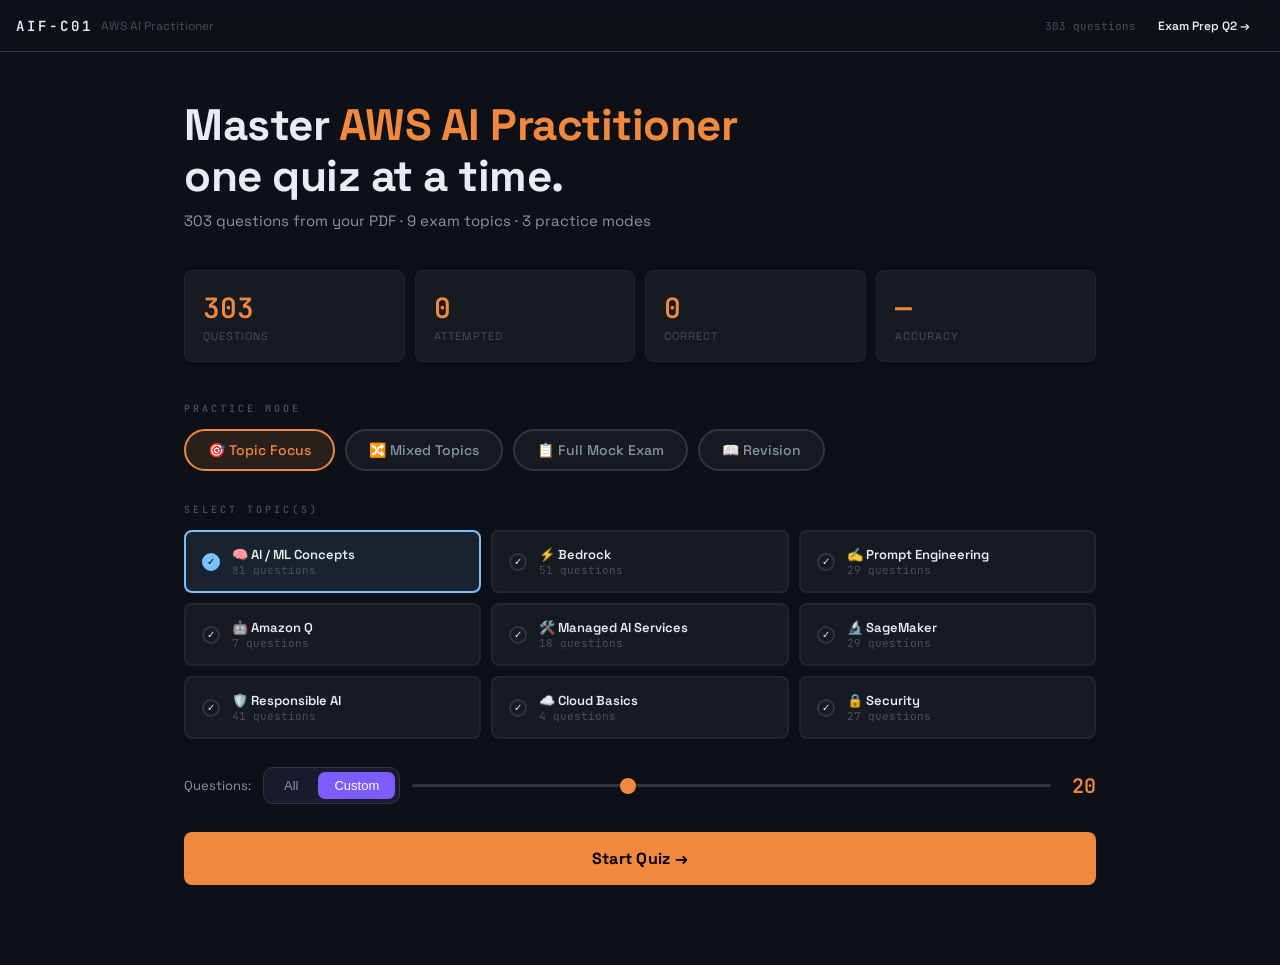
<file: index.html>
<!DOCTYPE html>
<html lang="en">

<head>
  <meta charset="UTF-8">
  <meta name="viewport" content="width=device-width, initial-scale=1.0">
  <title>AWS AIF-C01 Quiz Platform</title>
  <link
    href="https://fonts.googleapis.com/css2?family=Space+Grotesk:wght@300;400;500;600;700&family=JetBrains+Mono:wght@400;600&display=swap"
    rel="stylesheet">
  <link href="index.css" rel="stylesheet">
  <style>
    .count-row {
      display: flex;
      align-items: center;
      gap: 12px;
      flex-wrap: wrap;
    }
    .count-toggle {
      display: flex;
      background: var(--bg2, #1a1a2e);
      border-radius: 10px;
      padding: 4px;
      gap: 4px;
      border: 1px solid var(--border, rgba(255,255,255,0.1));
    }
    .count-toggle-btn {
      padding: 6px 16px;
      border-radius: 7px;
      border: none;
      background: transparent;
      color: var(--text2, #aaa);
      font-size: 13px;
      font-weight: 500;
      cursor: pointer;
      transition: all 0.2s;
      white-space: nowrap;
    }
    .count-toggle-btn.on {
      background: var(--accent, #7c5cfc);
      color: #fff;
    }
    .count-toggle-btn:hover:not(.on) {
      color: var(--text1, #fff);
    }
    .count-slider-wrap {
      display: flex;
      align-items: center;
      gap: 10px;
      flex: 1;
      min-width: 180px;
    }
    .count-slider-wrap.hidden {
      display: none;
    }
    .count-all-badge {
      display: inline-flex;
      align-items: center;
      gap: 6px;
      padding: 6px 14px;
      border-radius: 8px;
      background: var(--green, #22c55e);
      color: #fff;
      font-size: 13px;
      font-weight: 600;
    }
    .count-all-badge.hidden {
      display: none;
    }
  </style>
</head>

<body>

  <!-- Loading Screen -->
  <div id="loadingScreen">
    <div class="loader-ring"></div>
    <div class="loader-text">LOADING QUESTIONS...</div>
    <div id="loadError" class="loader-error hidden"></div>
  </div>

  <div id="appRoot" class="hidden">

    <div class="topbar">
      <div class="topbar-logo">AIF-C01</div>
      <span style="font-size:12px;color:var(--text3)">AWS AI Practitioner</span>
      <div class="topbar-sep"></div>
      <div class="topbar-qcount" id="topbarQCount"></div>
      <div class="topbar-stat" id="globalStat" style="display:none">
        Session <b id="globalPct">—</b>
      </div>

      <!-- ✅ Exam Prep Q2 link -->
      <a
        href="exam_prep_q2.html"
        style="margin-left:auto;font-size:12px;font-weight:600;color:var(--accent);
               text-decoration:none;padding:6px 14px;border-radius:8px;
               border:1px solid var(--accent);transition:all 0.2s;"
        onmouseover="this.style.background='var(--accent)';this.style.color='#fff'"
        onmouseout="this.style.background='transparent';this.style.color='var(--accent)'"
      >
        Exam Prep Q2 →
      </a>
    </div>

    <!-- HOME -->
    <div id="homeScreen" class="screen active">
      <div class="home-wrap">
        <div class="home-headline">Master <span>AWS AI Practitioner</span><br>one quiz at a time.</div>
        <div class="home-sub" id="homeSubtitle">Loading questions...</div>

        <div class="stats-row">
          <div class="stat-tile">
            <div class="stat-num" id="sTotalQ">—</div>
            <div class="stat-lbl">Questions</div>
          </div>
          <div class="stat-tile">
            <div class="stat-num" id="sAttempted">0</div>
            <div class="stat-lbl">Attempted</div>
          </div>
          <div class="stat-tile">
            <div class="stat-num" id="sCorrect">0</div>
            <div class="stat-lbl">Correct</div>
          </div>
          <div class="stat-tile">
            <div class="stat-num" id="sAccuracy">—</div>
            <div class="stat-lbl">Accuracy</div>
          </div>
        </div>

        <div class="section-label">Practice Mode</div>
        <div class="modes">
          <div class="mode-pill on" data-mode="topic" onclick="pickMode(this)">🎯 Topic Focus</div>
          <div class="mode-pill" data-mode="mixed" onclick="pickMode(this)">🔀 Mixed Topics</div>
          <div class="mode-pill" data-mode="full" onclick="pickMode(this)">📋 Full Mock Exam</div>
          <div class="mode-pill" onclick="showAllQuestions()">📖 Revision</div>
        </div>

        <div id="topicBlock">
          <div class="section-label">Select Topic(s)</div>
          <div class="topics-grid" id="topicsGrid"></div>
        </div>

        <div class="count-row">
          <div class="count-lbl">Questions:</div>
          <div class="count-toggle">
            <button class="count-toggle-btn" id="btnAll" onclick="setCountMode('all')">All</button>
            <button class="count-toggle-btn on" id="btnCustom" onclick="setCountMode('custom')">Custom</button>
          </div>
          <div class="count-slider-wrap" id="sliderWrap">
            <input type="range" id="qSlider" min="5" max="50" value="20" oninput="setCount(this.value)">
            <div class="count-val" id="qVal">20</div>
          </div>
          <div class="count-all-badge hidden" id="allBadge">
            <span>✦</span>
            <span id="allBadgeCount">— questions</span>
          </div>
        </div>

        <button class="btn-start" id="startBtn" onclick="startQuiz()">Start Quiz →</button>
      </div>
    </div>

    <!-- QUIZ -->
    <div id="quizScreen" class="screen">
      <div class="quiz-wrap">
        <div class="qz-header">
          <div class="qz-progress" id="qzProg">Q 1 / 20</div>
          <div class="qz-tag" id="qzTag">Topic</div>
          <div class="qz-timer" id="qzTimer"></div>
          <button class="btn-quit" onclick="quitQuiz()">✕ Quit</button>
        </div>
        <div class="pbar">
          <div class="pbar-fill" id="pbarFill" style="width:0%"></div>
        </div>
        <div class="q-badge" id="qBadge">QUESTION 01</div>
        <div class="q-card" id="qCard"></div>
        <div class="opts" id="optsDiv"></div>
        <div class="feedback" id="fbDiv"></div>
        <button class="btn-next" id="nextBtn" onclick="next()">Next →</button>
        <div class="clearfix"></div>
      </div>
    </div>

    <!-- RESULTS -->
    <div id="resultsScreen" class="screen">
      <div class="results-wrap">
        <div class="r-hero">
          <div class="r-pct" id="rPct">0%</div>
          <div class="r-subtitle" id="rSub">0 correct out of 0</div>
          <div class="r-title" id="rTitle">—</div>
        </div>
        <div class="r-grid">
          <div class="r-tile">
            <div class="r-tile-num" id="rC" style="color:var(--green)">0</div>
            <div class="r-tile-lbl">Correct</div>
          </div>
          <div class="r-tile">
            <div class="r-tile-num" id="rW" style="color:var(--red)">0</div>
            <div class="r-tile-lbl">Wrong</div>
          </div>
          <div class="r-tile">
            <div class="r-tile-num" id="rT" style="color:var(--text2)">0</div>
            <div class="r-tile-lbl">Total</div>
          </div>
        </div>
        <div class="topic-bars" id="topicBars"></div>
        <div class="r-btns">
          <button class="btn-sec" onclick="showReview()">📖 Review Answers</button>
          <button class="btn-pri" onclick="goHome()">← Home</button>
        </div>
        <div class="review-panel hidden" id="reviewPanel">
          <button class="btn-toggle" onclick="toggleReview()">▲ Hide Review</button>
          <div id="reviewItems"></div>
        </div>
      </div>
    </div>

    <!-- REVISION SCREEN -->
    <div id="revisionScreen" class="screen">
      <div class="results-wrap">
        <div class="rev-header">
          <div>
            <div class="r-title" style="margin-bottom:4px">📖 Revision — All Questions</div>
            <div id="revSubtitle" style="font-size:13px;color:var(--text3)"></div>
          </div>
          <button class="btn-pri" onclick="goHome()">← Home</button>
        </div>
        <div id="allQuestions"></div>
      </div>
    </div>

  </div><!-- #appRoot -->

  <!-- QUIT MODAL -->
  <div class="modal-overlay hidden" id="quitModal">
    <div class="modal-box">
      <div class="modal-icon">⚠️</div>
      <div class="modal-title">Quit this quiz?</div>
      <div class="modal-sub">Your current progress won't be saved to your session stats.</div>
      <div class="modal-btns">
        <button class="modal-cancel" onclick="closeQuitModal()">Keep Going</button>
        <button class="modal-confirm" onclick="confirmQuit()">Yes, Quit</button>
      </div>
    </div>
  </div>

  <script>
    const TOPICS = [
      "AI / ML Concepts", "Bedrock", "Prompt Engineering", "Amazon Q",
      "Managed AI Services", "SageMaker", "Responsible AI", "Cloud Basics", "Security"
    ];
    const T_ICON = {
      "AI / ML Concepts": "🧠", "Bedrock": "⚡", "Prompt Engineering": "✍️",
      "Amazon Q": "🤖", "Managed AI Services": "🛠️", "SageMaker": "🔬",
      "Responsible AI": "🛡️", "Cloud Basics": "☁️", "Security": "🔒"
    };

    let ALL = [];
    let mode = "topic", selTopics = [], qCount = 20;
    let countMode = "custom";
    let quiz = [], idx = 0, score = 0, answers = [];
    let timer = null, timeLeft = 0;

    function setCountMode(m) {
      countMode = m;
      document.getElementById("btnAll").classList.toggle("on", m === "all");
      document.getElementById("btnCustom").classList.toggle("on", m === "custom");
      document.getElementById("sliderWrap").classList.toggle("hidden", m === "all");
      document.getElementById("allBadge").classList.toggle("hidden", m === "custom");
      updateAllBadge();
    }

    function updateAllBadge() {
      const pool = ALL.filter(q => selTopics.includes(q.topic));
      document.getElementById("allBadgeCount").textContent = pool.length + " questions";
    }

    async function loadQuestions() {
      try {
        const res = await fetch("questions2.json");
        if (!res.ok) throw new Error(`HTTP ${res.status}`);
        ALL = await res.json();
        if (!Array.isArray(ALL) || ALL.length === 0) throw new Error("questions.json is empty or invalid");
        onLoaded();
      } catch (err) {
        document.getElementById("loadError").classList.remove("hidden");
        document.getElementById("loadError").innerHTML =
          `<strong>Could not load questions.json</strong><br>${err.message}<br><br>
           Make sure <code>questions.json</code> is in the same folder as <code>index.html</code>.`;
        document.querySelector(".loader-ring").style.display = "none";
        document.querySelector(".loader-text").style.display = "none";
      }
    }

    function onLoaded() {
      document.getElementById("loadingScreen").style.display = "none";
      document.getElementById("appRoot").classList.remove("hidden");
      const total = ALL.length;
      document.getElementById("sTotalQ").textContent = total;
      document.getElementById("homeSubtitle").textContent =
        total + " questions from your PDF · 9 exam topics · 3 practice modes";
      document.getElementById("topbarQCount").textContent = total + " questions";
      buildTopicGrid();
      loadStats();
      const first = document.querySelector(".topic-tile");
      if (first) { first.classList.add("on"); selTopics = [first.dataset.topic]; }
      updateStart();
      updateAllBadge();
    }

    function buildTopicGrid() {
      const g = document.getElementById("topicsGrid");
      g.innerHTML = TOPICS.map(t => {
        const cnt = ALL.filter(q => q.topic === t).length;
        return `<div class="topic-tile" data-topic="${t}" onclick="toggleTopic(this)">
          <div class="t-check">✓</div>
          <div class="t-info">
            <div class="t-name">${T_ICON[t]} ${t}</div>
            <div class="t-count">${cnt} questions</div>
          </div>
        </div>`;
      }).join("");
    }

    function loadStats() {
      const d = JSON.parse(localStorage.getItem("aif_v2") || "{}");
      const att = d.att || 0, cor = d.cor || 0;
      document.getElementById("sAttempted").textContent = att;
      document.getElementById("sCorrect").textContent = cor;
      if (att > 0) {
        const pct = Math.round(cor / att * 100) + "%";
        document.getElementById("sAccuracy").textContent = pct;
        document.getElementById("globalStat").style.display = "";
        document.getElementById("globalPct").textContent = pct;
      }
    }

    function saveStats(cor, tot) {
      const d = JSON.parse(localStorage.getItem("aif_v2") || "{}");
      d.att = (d.att || 0) + tot;
      d.cor = (d.cor || 0) + cor;
      localStorage.setItem("aif_v2", JSON.stringify(d));
    }

    function pickMode(el) {
      document.querySelectorAll(".mode-pill").forEach(p => p.classList.remove("on"));
      el.classList.add("on");
      mode = el.dataset.mode;
      const tb = document.getElementById("topicBlock");
      const sl = document.getElementById("qSlider");
      if (mode === "full") {
        tb.style.display = "none";
        selTopics = [...TOPICS];
        const max = Math.min(ALL.length, 65);
        sl.max = max; sl.value = max; setCount(max);
        setCountMode("custom");
        document.getElementById("btnAll").disabled = true;
        document.getElementById("btnCustom").disabled = true;
      } else {
        document.getElementById("btnAll").disabled = false;
        document.getElementById("btnCustom").disabled = false;
        tb.style.display = "";
        sl.max = 50;
        if (parseInt(sl.value) > 50) { sl.value = 50; setCount(50); }
        if (mode === "mixed") {
          document.querySelectorAll(".topic-tile").forEach((t, i) => t.classList.toggle("on", i < 3));
          selTopics = TOPICS.slice(0, 3);
        }
      }
      updateStart();
      updateAllBadge();
    }

    function toggleTopic(el) {
      if (mode === "topic") {
        document.querySelectorAll(".topic-tile").forEach(t => t.classList.remove("on"));
        el.classList.add("on");
        selTopics = [el.dataset.topic];
      } else {
        el.classList.toggle("on");
        selTopics = Array.from(document.querySelectorAll(".topic-tile.on")).map(t => t.dataset.topic);
        if (!selTopics.length) { el.classList.add("on"); selTopics = [el.dataset.topic]; }
        if (mode === "mixed" && selTopics.length > 3) {
          el.classList.remove("on");
          selTopics = Array.from(document.querySelectorAll(".topic-tile.on")).map(t => t.dataset.topic);
        }
      }
      updateStart();
      updateAllBadge();
    }

    function setCount(v) { document.getElementById("qVal").textContent = v; qCount = parseInt(v); }
    function updateStart() { document.getElementById("startBtn").disabled = selTopics.length === 0; }

    function shuffle(a) {
      const r = [...a];
      for (let i = r.length - 1; i > 0; i--) {
        const j = Math.floor(Math.random() * (i + 1));
        [r[i], r[j]] = [r[j], r[i]];
      }
      return r;
    }

    function startQuiz() {
      let pool = ALL.filter(q => selTopics.includes(q.topic));
      pool = shuffle(pool);
      if (countMode !== "all") pool = pool.slice(0, qCount);
      if (!pool.length) { alert("No questions for selected topics!"); return; }
      quiz = pool; idx = 0; score = 0; answers = [];
      show("quizScreen");
      if (mode === "full") {
        timeLeft = quiz.length * 90;
        document.getElementById("qzTimer").style.display = "";
        startTimer();
      } else {
        document.getElementById("qzTimer").style.display = "none";
      }
      renderQ();
    }

    function startTimer() {
      clearInterval(timer);
      renderTimer();
      timer = setInterval(() => {
        timeLeft--;
        renderTimer();
        if (timeLeft <= 0) { clearInterval(timer); finishQuiz(); }
      }, 1000);
    }

    function renderTimer() {
      const m = Math.floor(timeLeft / 60), s = timeLeft % 60;
      const el = document.getElementById("qzTimer");
      el.textContent = `⏱ ${m}:${String(s).padStart(2, "0")}`;
      el.className = "qz-timer" + (timeLeft < 60 ? " warn" : "");
    }

    function renderQ() {
      const q = quiz[idx];
      const tot = quiz.length;
      document.getElementById("qzProg").textContent = `Q ${idx + 1} / ${tot}`;
      document.getElementById("qzTag").textContent = q.topic;
      document.getElementById("qBadge").textContent = `QUESTION ${String(idx + 1).padStart(2, "0")}`;
      document.getElementById("qCard").textContent = q.question;
      document.getElementById("pbarFill").style.width = (idx / tot * 100) + "%";
      document.getElementById("fbDiv").className = "feedback";
      document.getElementById("fbDiv").innerHTML = "";
      document.getElementById("nextBtn").className = "btn-next";
      const opts = document.getElementById("optsDiv");
      opts.innerHTML = Object.entries(q.options).map(([k, v]) =>
        `<div class="opt" data-k="${k}" onclick="pick(this,'${k}')">
           <div class="opt-key">${k}</div><div>${v}</div>
         </div>`
      ).join("");
    }

    function pick(el, key) {
      if (el.classList.contains("locked")) return;
      const q = quiz[idx];
      const correct = key === q.answer;
      if (correct) score++;
      document.querySelectorAll(".opt").forEach(o => o.classList.add("locked"));
      document.querySelectorAll(".opt").forEach(o => {
        if (o.dataset.k === q.answer) o.classList.add("correct");
      });
      if (!correct) el.classList.add("wrong");
      const fb = document.getElementById("fbDiv");
      if (correct) {
        fb.className = "feedback ok show";
        fb.innerHTML = "<strong>✓ Correct!</strong>";
      } else {
        fb.className = "feedback bad show";
        fb.innerHTML = `<strong>✗ Incorrect.</strong> Correct answer: <strong>${q.answer}) ${q.options[q.answer]}</strong>`;
      }
      answers.push({ q, selected: key, correct });
      const nb = document.getElementById("nextBtn");
      nb.className = "btn-next show";
      nb.textContent = idx < quiz.length - 1 ? "Next →" : "Finish →";
    }

    function next() {
      idx++;
      if (idx >= quiz.length) finishQuiz();
      else renderQ();
    }

    function quitQuiz() { document.getElementById("quitModal").classList.remove("hidden"); }
    function closeQuitModal() { document.getElementById("quitModal").classList.add("hidden"); }
    function confirmQuit() {
      document.getElementById("quitModal").classList.add("hidden");
      clearInterval(timer);
      goHome();
    }

    function finishQuiz() {
      clearInterval(timer);
      const tot = answers.length;
      const cor = answers.filter(a => a.correct).length;
      saveStats(cor, tot);
      renderResults(cor, tot);
    }

    function renderResults(cor, tot) {
      show("resultsScreen");
      const pct = tot > 0 ? Math.round(cor / tot * 100) : 0;
      const pctEl = document.getElementById("rPct");
      pctEl.textContent = pct + "%";
      pctEl.style.color = pct >= 70 ? "var(--green)" : pct >= 50 ? "var(--orange)" : "var(--red)";
      document.getElementById("rSub").textContent = `${cor} correct out of ${tot}`;
      let title = "";
      if (pct >= 80) title = "🏆 Outstanding! You're exam-ready.";
      else if (pct >= 70) title = "✅ Great work! Almost there.";
      else if (pct >= 50) title = "📚 Good effort — review weak areas.";
      else title = "💪 Keep going! Study the review below.";
      document.getElementById("rTitle").textContent = title;
      document.getElementById("rC").textContent = cor;
      document.getElementById("rW").textContent = tot - cor;
      document.getElementById("rT").textContent = tot;
      const ts = {};
      answers.forEach(a => {
        const t = a.q.topic;
        if (!ts[t]) ts[t] = { c: 0, t: 0 };
        ts[t].t++; if (a.correct) ts[t].c++;
      });
      document.getElementById("topicBars").innerHTML =
        `<div class="section-label" style="margin-bottom:12px">By Topic</div>` +
        Object.entries(ts).map(([t, s]) => {
          const p = Math.round(s.c / s.t * 100);
          const col = p >= 70 ? "var(--green)" : p >= 50 ? "var(--orange)" : "var(--red)";
          return `<div class="tbar-row">
            <div class="tbar-name">${T_ICON[t] || ""} ${t} (${s.c}/${s.t})</div>
            <div class="tbar-bg"><div class="tbar-fill" style="width:${p}%;background:${col}"></div></div>
            <div class="tbar-pct" style="color:${col}">${p}%</div>
          </div>`;
        }).join("");
      document.getElementById("reviewPanel").classList.add("hidden");
    }

    function showReview() {
      const panel = document.getElementById("reviewPanel");
      panel.classList.remove("hidden");
      document.getElementById("reviewItems").innerHTML = answers.map((a, i) => `
        <div class="review-item ${a.correct ? "ok" : "bad"}">
          <div class="ri-q"><strong>Q${i + 1}.</strong> ${a.q.question}</div>
          <div class="ri-a">
            ${!a.correct ? `<div class="ri-wrong">✗ Your answer: ${a.selected}) ${a.q.options[a.selected] || ""}</div>` : ""}
            <div class="ri-right">✓ Correct: ${a.q.answer}) ${a.q.options[a.q.answer]}</div>
          </div>
        </div>`
      ).join("");
      panel.scrollIntoView({ behavior: "smooth" });
    }

    function toggleReview() {
      const items = document.getElementById("reviewItems");
      const btn = document.querySelector(".btn-toggle");
      items.classList.toggle("hidden");
      btn.textContent = items.classList.contains("hidden") ? "▼ Show Review" : "▲ Hide Review";
    }

    function goHome() { clearInterval(timer); show("homeScreen"); loadStats(); }

    function show(id) {
      document.querySelectorAll(".screen").forEach(s => s.classList.remove("active"));
      document.getElementById(id).classList.add("active");
    }

    function showAllQuestions() {
      show("revisionScreen");
      document.getElementById("revSubtitle").textContent = ALL.length + " questions · correct answers highlighted";
      const div = document.getElementById("allQuestions");
      div.innerHTML = ALL.map((q, i) => {
        const opts = Object.entries(q.options).map(([k, v]) => {
          const isCorrect = k === q.answer;
          return `<div class="rev-opt ${isCorrect ? 'rev-correct' : ''}">
            <div class="opt-key" style="${isCorrect ? 'color:var(--green)' : ''}">${k}</div>
            <div>${v}</div>
          </div>`;
        }).join("");
        return `<div class="rev-card">
          <div class="rev-meta">
            <span class="rev-num">Q${i + 1}</span>
            <span class="rev-topic">${T_ICON[q.topic] || ''} ${q.topic}</span>
          </div>
          <div class="rev-question">${q.question}</div>
          <div class="rev-opts">${opts}</div>
        </div>`;
      }).join("");
    }

    loadQuestions();
  </script>
</body>

</html>
</file>
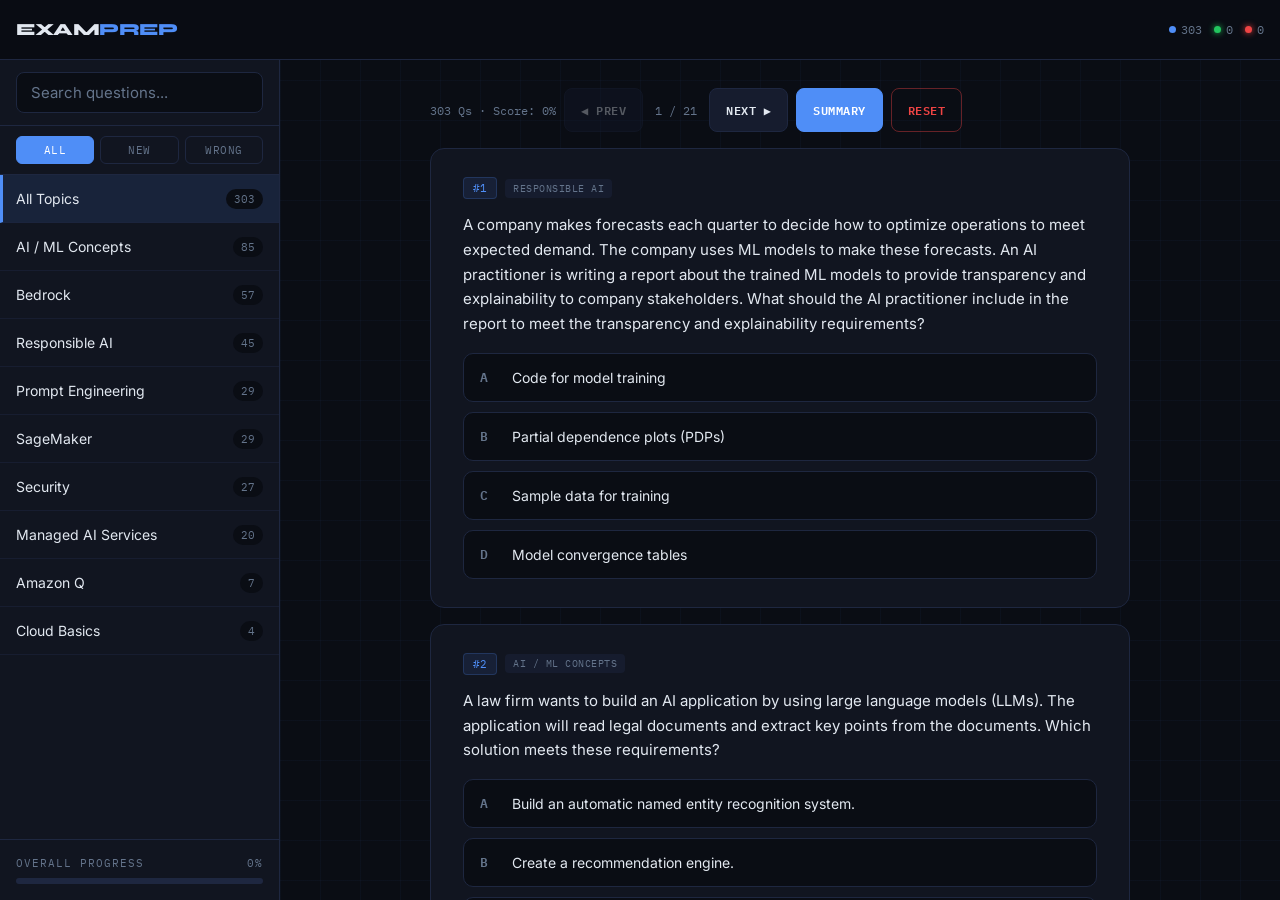
<file: exam_prep_q2.html>
<!DOCTYPE html>
<html lang="en">
<head>
<meta charset="UTF-8">
<meta name="viewport" content="width=device-width, initial-scale=1.0, maximum-scale=1.0, user-scalable=no">
<meta name="mobile-web-app-capable" content="yes">
<meta name="apple-mobile-web-app-capable" content="yes">
<meta name="apple-mobile-web-app-status-bar-style" content="black-translucent">
<title>AWS AI Practitioner — Exam Prep</title>
<link rel="preconnect" href="https://fonts.googleapis.com">
<link rel="preconnect" href="https://fonts.gstatic.com" crossorigin>
<link href="https://fonts.googleapis.com/css2?family=IBM+Plex+Mono:wght@400;600&family=Syne:wght@400;600;700;800&family=Inter:wght@400;500;600&display=swap" rel="stylesheet">
<style>
  :root {
    --bg: #0a0d14;
    --surface: #111520;
    --surface2: #161c2e;
    --border: #1e2740;
    --accent: #4f8ef7;
    --accent2: #7c3aed;
    --green: #22c55e;
    --red: #ef4444;
    --yellow: #f59e0b;
    --text: #e2e8f0;
    --muted: #64748b;
    --mono: 'IBM Plex Mono', monospace;
    --sans: 'Inter', sans-serif;
    --display: 'Syne', sans-serif;
    --header-h: 56px;
    --bottom-nav-h: 64px;
  }

  * { box-sizing: border-box; margin: 0; padding: 0; -webkit-tap-highlight-color: transparent; }

  html, body { height: 100%; overflow: hidden; }

  body {
    background: var(--bg);
    color: var(--text);
    font-family: var(--sans);
    -webkit-font-smoothing: antialiased;
  }

  body::before {
    content: '';
    position: fixed;
    inset: 0;
    background-image:
      linear-gradient(rgba(79,142,247,0.04) 1px, transparent 1px),
      linear-gradient(90deg, rgba(79,142,247,0.04) 1px, transparent 1px);
    background-size: 40px 40px;
    pointer-events: none;
    z-index: 0;
  }

  /* ── HEADER ── */
  header {
    position: fixed;
    top: 0; left: 0; right: 0;
    z-index: 200;
    height: var(--header-h);
    background: rgba(10,13,20,0.95);
    backdrop-filter: blur(20px);
    -webkit-backdrop-filter: blur(20px);
    border-bottom: 1px solid var(--border);
    display: flex;
    align-items: center;
    padding: 0 16px;
    gap: 12px;
  }

  .menu-btn {
    width: 40px; height: 40px;
    border: 1px solid var(--border);
    border-radius: 8px;
    background: var(--surface2);
    color: var(--text);
    display: flex; align-items: center; justify-content: center;
    cursor: pointer;
    font-size: 18px;
    flex-shrink: 0;
    transition: border-color 0.15s;
  }
  .menu-btn:active { border-color: var(--accent); }

  .logo {
    font-family: var(--display);
    font-weight: 800;
    font-size: 17px;
    letter-spacing: -0.5px;
    color: var(--text);
    flex: 1;
  }
  .logo span { color: var(--accent); }

  .header-stats {
    display: flex;
    align-items: center;
    gap: 12px;
    font-family: var(--mono);
    font-size: 12px;
  }

  .stat-item { display: flex; align-items: center; gap: 5px; color: var(--muted); }
  .stat-dot { width: 7px; height: 7px; border-radius: 50%; }
  .stat-dot.green { background: var(--green); box-shadow: 0 0 6px var(--green); }
  .stat-dot.red { background: var(--red); box-shadow: 0 0 6px var(--red); }
  .stat-dot.blue { background: var(--accent); }

  /* ── DRAWER OVERLAY ── */
  .drawer-overlay {
    position: fixed;
    inset: 0;
    background: rgba(0,0,0,0.6);
    z-index: 300;
    opacity: 0;
    pointer-events: none;
    transition: opacity 0.25s;
  }
  .drawer-overlay.visible { opacity: 1; pointer-events: all; }

  /* ── SIDEBAR DRAWER ── */
  .sidebar {
    position: fixed;
    top: 0; left: 0; bottom: 0;
    width: 300px;
    max-width: 85vw;
    z-index: 400;
    background: var(--surface);
    border-right: 1px solid var(--border);
    display: flex;
    flex-direction: column;
    transform: translateX(-100%);
    transition: transform 0.28s cubic-bezier(0.4,0,0.2,1);
    will-change: transform;
  }
  .sidebar.open { transform: translateX(0); }

  .sidebar-top-bar {
    display: flex;
    align-items: center;
    justify-content: space-between;
    padding: 14px 16px;
    border-bottom: 1px solid var(--border);
    height: var(--header-h);
  }

  .sidebar-top-title {
    font-family: var(--mono);
    font-size: 11px;
    color: var(--muted);
    text-transform: uppercase;
    letter-spacing: 1.5px;
  }

  .close-btn {
    width: 32px; height: 32px;
    border: 1px solid var(--border);
    border-radius: 6px;
    background: var(--surface2);
    color: var(--muted);
    display: flex; align-items: center; justify-content: center;
    cursor: pointer;
    font-size: 14px;
  }

  .sidebar-search {
    padding: 12px 16px;
    border-bottom: 1px solid var(--border);
  }

  .search-box {
    width: 100%;
    background: var(--bg);
    border: 1px solid var(--border);
    border-radius: 8px;
    padding: 10px 14px;
    color: var(--text);
    font-family: var(--sans);
    font-size: 15px;
    outline: none;
    transition: border-color 0.2s;
  }
  .search-box:focus { border-color: var(--accent); }
  .search-box::placeholder { color: var(--muted); }

  .filter-row {
    padding: 10px 16px;
    border-bottom: 1px solid var(--border);
    display: flex;
    gap: 6px;
  }

  .filter-btn {
    font-family: var(--mono);
    font-size: 11px;
    padding: 6px 12px;
    border-radius: 6px;
    border: 1px solid var(--border);
    background: transparent;
    color: var(--muted);
    cursor: pointer;
    transition: all 0.15s;
    text-transform: uppercase;
    letter-spacing: 0.5px;
    flex: 1;
    text-align: center;
  }
  .filter-btn.active { background: var(--accent); border-color: var(--accent); color: white; }
  .filter-btn.wrong-filter.active { background: var(--red); border-color: var(--red); }

  .topic-list {
    overflow-y: auto;
    flex: 1;
    -webkit-overflow-scrolling: touch;
  }
  .topic-list::-webkit-scrollbar { display: none; }

  .topic-item {
    padding: 13px 16px;
    cursor: pointer;
    display: flex;
    align-items: center;
    justify-content: space-between;
    border-bottom: 1px solid rgba(30,39,64,0.5);
    transition: background 0.1s;
    min-height: 48px;
  }
  .topic-item:active { background: var(--surface2); }
  .topic-item.active { background: rgba(79,142,247,0.12); border-left: 3px solid var(--accent); padding-left: 13px; }

  .topic-name { color: var(--text); font-size: 14px; }
  .topic-count {
    font-family: var(--mono);
    font-size: 11px;
    color: var(--muted);
    background: var(--bg);
    padding: 3px 8px;
    border-radius: 10px;
  }

  .sidebar-bottom {
    border-top: 1px solid var(--border);
    padding: 16px;
  }

  .progress-label {
    font-family: var(--mono);
    font-size: 11px;
    color: var(--muted);
    text-transform: uppercase;
    letter-spacing: 1px;
    margin-bottom: 8px;
    display: flex;
    justify-content: space-between;
  }

  .progress-bar {
    width: 100%; height: 6px;
    background: var(--border);
    border-radius: 3px;
    overflow: hidden;
  }
  .progress-fill {
    height: 100%;
    background: linear-gradient(90deg, var(--accent), var(--accent2));
    border-radius: 3px;
    transition: width 0.3s ease;
  }

  /* ── MAIN CONTENT ── */
  .content {
    position: fixed;
    top: var(--header-h);
    left: 0; right: 0;
    bottom: var(--bottom-nav-h);
    overflow-y: auto;
    -webkit-overflow-scrolling: touch;
    padding: 16px 12px;
    z-index: 1;
  }
  .content::-webkit-scrollbar { display: none; }

  .inner {
    max-width: 700px;
    margin: 0 auto;
  }

  /* ── QUESTION CARD ── */
  .question-card {
    background: var(--surface);
    border: 1px solid var(--border);
    border-radius: 14px;
    padding: 20px 16px;
    margin-bottom: 16px;
  }

  .q-meta {
    display: flex;
    align-items: center;
    gap: 8px;
    margin-bottom: 14px;
    flex-wrap: wrap;
  }

  .q-num {
    font-family: var(--mono);
    font-size: 11px;
    color: var(--accent);
    background: rgba(79,142,247,0.1);
    padding: 3px 9px;
    border-radius: 4px;
    border: 1px solid rgba(79,142,247,0.2);
  }

  .q-topic {
    font-family: var(--mono);
    font-size: 10px;
    color: var(--muted);
    background: var(--surface2);
    padding: 3px 8px;
    border-radius: 4px;
    text-transform: uppercase;
    letter-spacing: 0.5px;
  }

  .q-status-icon { margin-left: auto; font-size: 18px; }

  .q-text {
    font-size: 15px;
    line-height: 1.65;
    color: var(--text);
    margin-bottom: 16px;
  }

  .options-grid {
    display: flex;
    flex-direction: column;
    gap: 10px;
  }

  .option-btn {
    display: flex;
    align-items: flex-start;
    gap: 12px;
    padding: 14px 14px;
    border-radius: 10px;
    border: 1px solid var(--border);
    background: var(--bg);
    color: var(--text);
    cursor: pointer;
    text-align: left;
    transition: all 0.12s;
    font-family: var(--sans);
    font-size: 14px;
    line-height: 1.5;
    width: 100%;
    min-height: 52px;
    -webkit-appearance: none;
  }
  .option-btn:active:not([disabled]) {
    border-color: var(--accent);
    background: rgba(79,142,247,0.08);
    transform: scale(0.99);
  }
  .option-btn[disabled] { cursor: default; }

  .option-label {
    font-family: var(--mono);
    font-size: 13px;
    font-weight: 600;
    color: var(--muted);
    min-width: 20px;
    padding-top: 1px;
    flex-shrink: 0;
  }

  .option-btn.correct { border-color: var(--green); background: rgba(34,197,94,0.08); }
  .option-btn.correct .option-label { color: var(--green); }
  .option-btn.wrong { border-color: var(--red); background: rgba(239,68,68,0.08); }
  .option-btn.wrong .option-label { color: var(--red); }
  .option-btn.selected-correct { border-color: var(--green); background: rgba(34,197,94,0.15); box-shadow: 0 0 0 1px var(--green); }
  .option-btn.selected-wrong { border-color: var(--red); background: rgba(239,68,68,0.15); box-shadow: 0 0 0 1px var(--red); }

  .answer-feedback {
    margin-top: 12px;
    padding: 11px 14px;
    border-radius: 8px;
    font-size: 13px;
    font-family: var(--mono);
    line-height: 1.5;
    display: none;
  }
  .answer-feedback.correct {
    background: rgba(34,197,94,0.1);
    border: 1px solid rgba(34,197,94,0.3);
    color: var(--green);
    display: block;
  }
  .answer-feedback.wrong {
    background: rgba(239,68,68,0.1);
    border: 1px solid rgba(239,68,68,0.3);
    color: #fca5a5;
    display: block;
  }

  /* ── CONTROLS BAR ── */
  .controls-bar {
    display: flex;
    align-items: center;
    gap: 8px;
    margin-bottom: 16px;
    flex-wrap: wrap;
  }

  .controls-info {
    font-family: var(--mono);
    font-size: 12px;
    color: var(--muted);
    width: 100%;
    margin-bottom: 4px;
  }

  .btn {
    font-family: var(--mono);
    font-size: 12px;
    font-weight: 600;
    padding: 10px 16px;
    border-radius: 8px;
    border: 1px solid var(--border);
    cursor: pointer;
    transition: all 0.15s;
    text-transform: uppercase;
    letter-spacing: 0.5px;
    color: var(--text);
    background: var(--surface2);
    min-height: 44px;
    -webkit-appearance: none;
  }
  .btn:active { opacity: 0.8; transform: scale(0.98); }
  .btn:disabled { opacity: 0.35; pointer-events: none; }

  .btn.primary { background: var(--accent); border-color: var(--accent); color: white; }
  .btn.danger { background: transparent; border-color: rgba(239,68,68,0.4); color: var(--red); }

  .page-info {
    font-family: var(--mono);
    font-size: 12px;
    color: var(--muted);
    padding: 0 4px;
    white-space: nowrap;
  }

  /* ── BOTTOM NAV ── */
  .bottom-nav {
    position: fixed;
    bottom: 0; left: 0; right: 0;
    height: var(--bottom-nav-h);
    background: rgba(10,13,20,0.97);
    backdrop-filter: blur(20px);
    -webkit-backdrop-filter: blur(20px);
    border-top: 1px solid var(--border);
    display: flex;
    align-items: center;
    padding: 0 12px;
    gap: 8px;
    z-index: 200;
    padding-bottom: env(safe-area-inset-bottom);
  }

  .nav-btn {
    flex: 1;
    height: 44px;
    border-radius: 10px;
    border: 1px solid var(--border);
    background: var(--surface2);
    color: var(--text);
    font-family: var(--mono);
    font-size: 11px;
    font-weight: 600;
    text-transform: uppercase;
    letter-spacing: 0.5px;
    cursor: pointer;
    transition: all 0.12s;
    display: flex;
    align-items: center;
    justify-content: center;
    gap: 4px;
    -webkit-appearance: none;
  }
  .nav-btn:active { transform: scale(0.96); opacity: 0.8; }
  .nav-btn:disabled { opacity: 0.3; pointer-events: none; }
  .nav-btn.primary { background: var(--accent); border-color: var(--accent); color: white; flex: 1.4; }
  .nav-btn.danger { border-color: rgba(239,68,68,0.3); color: var(--red); }

  /* ── SUMMARY ── */
  #summary-panel { display: none; margin-bottom: 16px; }

  .summary-card {
    background: var(--surface);
    border: 1px solid var(--border);
    border-radius: 14px;
    padding: 20px 16px;
    margin-bottom: 16px;
  }

  .summary-title {
    font-family: var(--display);
    font-size: 20px;
    font-weight: 700;
    margin-bottom: 16px;
  }

  .summary-stats {
    display: grid;
    grid-template-columns: repeat(5, 1fr);
    gap: 8px;
    margin-bottom: 20px;
  }

  .stat-box {
    background: var(--bg);
    border: 1px solid var(--border);
    border-radius: 10px;
    padding: 12px 6px;
    text-align: center;
  }
  .stat-box .val {
    font-family: var(--display);
    font-size: 22px;
    font-weight: 800;
    display: block;
    line-height: 1;
    margin-bottom: 4px;
  }
  .stat-box .lbl {
    font-family: var(--mono);
    font-size: 9px;
    color: var(--muted);
    text-transform: uppercase;
    letter-spacing: 0.5px;
  }
  .stat-box.green .val { color: var(--green); }
  .stat-box.red .val { color: var(--red); }
  .stat-box.blue .val { color: var(--accent); }
  .stat-box.yellow .val { color: var(--yellow); }

  .summary-table-wrap { overflow-x: auto; -webkit-overflow-scrolling: touch; }

  .summary-table {
    width: 100%;
    border-collapse: collapse;
    min-width: 340px;
  }

  .summary-table th {
    text-align: left;
    font-family: var(--mono);
    font-size: 10px;
    color: var(--muted);
    text-transform: uppercase;
    letter-spacing: 1px;
    padding-bottom: 8px;
  }
  .summary-table th:not(:first-child) { text-align: center; }

  .summary-table td {
    padding: 10px 0;
    font-size: 13px;
    border-bottom: 1px solid var(--border);
    color: var(--text);
  }
  .summary-table td:not(:first-child) {
    text-align: center;
    font-family: var(--mono);
    font-size: 12px;
  }

  /* ── EMPTY STATE ── */
  .empty-state {
    text-align: center;
    padding: 60px 20px;
    color: var(--muted);
  }
  .empty-state .icon { font-size: 44px; margin-bottom: 12px; }
  .empty-state p { font-family: var(--mono); font-size: 13px; }

  /* ── DESKTOP OVERRIDES ── */
  @media (min-width: 768px) {
    :root { --header-h: 60px; --bottom-nav-h: 0px; }

    .menu-btn { display: none; }
    .bottom-nav { display: none; }

    /* Sidebar always visible on desktop */
    .sidebar {
      position: fixed;
      top: var(--header-h);
      bottom: 0;
      transform: none !important;
      width: 280px;
      border-top: none;
    }

    .sidebar-top-bar { display: none; }
    .close-btn { display: none; }
    .drawer-overlay { display: none !important; }

    .content {
      left: 280px;
      bottom: 0;
      padding: 28px 32px;
    }

    .controls-bar { flex-wrap: nowrap; }
    .controls-info { width: auto; margin-bottom: 0; }

    .question-card { padding: 28px 32px; }
    .q-text { font-size: 15px; }

    .option-btn {
      padding: 13px 16px;
      min-height: auto;
    }
    .option-btn:hover:not([disabled]) {
      border-color: var(--accent);
      background: rgba(79,142,247,0.06);
    }

    .summary-stats { grid-template-columns: repeat(5, 1fr); }
  }
</style>
</head>
<body>

<!-- Header -->
<header>
  <button class="menu-btn" id="menu-btn" aria-label="Open menu">☰</button>
  <div class="logo">EXAM<span>PREP</span></div>
  <div class="header-stats">
    <div class="stat-item">
      <div class="stat-dot blue"></div>
      <span id="hdr-total">0</span>
    </div>
    <div class="stat-item">
      <div class="stat-dot green"></div>
      <span id="hdr-correct">0</span>
    </div>
    <div class="stat-item">
      <div class="stat-dot red"></div>
      <span id="hdr-wrong">0</span>
    </div>
  </div>
</header>

<!-- Drawer Overlay -->
<div class="drawer-overlay" id="drawer-overlay"></div>

<!-- Sidebar -->
<aside class="sidebar" id="sidebar">
  <div class="sidebar-top-bar">
    <span class="sidebar-top-title">Filters & Topics</span>
    <button class="close-btn" id="close-btn">✕</button>
  </div>
  <div class="sidebar-search">
    <input class="search-box" id="search-input" type="search" placeholder="Search questions..." autocomplete="off">
  </div>
  <div class="filter-row">
    <button class="filter-btn active" data-filter="all">All</button>
    <button class="filter-btn" data-filter="unanswered">New</button>
    <button class="filter-btn wrong-filter" data-filter="wrong">Wrong</button>
  </div>
  <div class="topic-list" id="topic-list"></div>
  <div class="sidebar-bottom">
    <div class="progress-label">
      <span>Overall Progress</span>
      <span id="progress-pct">0%</span>
    </div>
    <div class="progress-bar">
      <div class="progress-fill" id="progress-fill" style="width:0%"></div>
    </div>
  </div>
</aside>

<!-- Main Content -->
<main class="content" id="content-area">
  <div class="inner" id="content-inner"></div>
</main>

<!-- Bottom Nav (mobile only) -->
<nav class="bottom-nav">
  <button class="nav-btn" id="bnav-prev" disabled>◀</button>
  <span class="page-info" id="bnav-page">1/1</span>
  <button class="nav-btn" id="bnav-next">▶</button>
  <button class="nav-btn primary" id="bnav-summary">Summary</button>
  <button class="nav-btn danger" id="bnav-reset">Reset</button>
</nav>

<script>
const ALL_QUESTIONS = [{"id":1,"question":"A company makes forecasts each quarter to decide how to optimize operations to meet expected demand. The company uses ML models to make these forecasts. An AI practitioner is writing a report about the trained ML models to provide transparency and explainability to company stakeholders. What should the AI practitioner include in the report to meet the transparency and explainability requirements?","options":{"A":"Code for model training","B":"Partial dependence plots (PDPs)","C":"Sample data for training","D":"Model convergence tables"},"answer":"B","topic":"Responsible AI"},{"id":2,"question":"A law firm wants to build an AI application by using large language models (LLMs). The application will read legal documents and extract key points from the documents. Which solution meets these requirements?","options":{"A":"Build an automatic named entity recognition system.","B":"Create a recommendation engine.","C":"Develop a summarization chatbot.","D":"Develop a multi-language translation system."},"answer":"C","topic":"AI / ML Concepts"},{"id":3,"question":"A company wants to classify human genes into 20 categories based on gene characteristics. The company needs an ML algorithm to document how the inner mechanism of the model affects the output. Which ML algorithm meets these requirements?","options":{"A":"Decision trees","B":"Linear regression","C":"Logistic regression","D":"Neural networks"},"answer":"A","topic":"AI / ML Concepts"},{"id":4,"question":"A company has built an image classification model to predict plant diseases from photos of plant leaves. The company wants to evaluate how many images the model classified correctly. Which evaluation metric should the company use to measure the model’s performance?","options":{"A":"R-squared score","B":"Accuracy","C":"Root mean squared error (RMSE)","D":"Learning rate"},"answer":"B","topic":"AI / ML Concepts"},{"id":5,"question":"A company is using a pre-trained large language model (LLM) to build a chatbot for product recommendations. The company needs the LLM outputs to be short and written in a specific language. Which solution will align the LLM response quality with the company’s expectations?","options":{"A":"Adjust the prompt.","B":"Choose an LLM of a different size.","C":"Increase the temperature.","D":"Increase the Top K value."},"answer":"A","topic":"Prompt Engineering"},{"id":6,"question":"A company uses Amazon SageMaker for its ML pipeline in a production environment. The company has large input data sizes up to 1 GB and processing times up to 1 hour. The company needs near real-time latency. Which SageMaker inference option meets these requirements?","options":{"A":"Real-time inference","B":"Serverless inference","C":"Asynchronous inference","D":"Batch transform"},"answer":"C","topic":"SageMaker"},{"id":7,"question":"A company is using domain-specific models. The company wants to avoid creating new models from the beginning. The company instead wants to adapt pre-trained models to create models for new, related tasks. Which ML strategy meets these requirements?","options":{"A":"Increase the number of epochs.","B":"Use transfer learning.","C":"Decrease the number of epochs.","D":"Use unsupervised learning."},"answer":"B","topic":"AI / ML Concepts"},{"id":8,"question":"A company is building a solution to generate images for protective eyewear. The solution must have high accuracy and must minimize the risk of incorrect annotations. Which solution will meet these requirements?","options":{"A":"Human-in-the-loop validation by using Amazon SageMaker Ground Truth Plus","B":"Data augmentation by using an Amazon Bedrock knowledge base","C":"Image recognition by using Amazon Rekognition","D":"Data summarization by using Amazon QuickSight Q"},"answer":"A","topic":"SageMaker"},{"id":9,"question":"A company wants to create a chatbot by using a foundation model (FM) on Amazon Bedrock. The FM needs to access encrypted data that is stored in an Amazon S3 bucket. The data is encrypted with Amazon S3 managed keys (SSE-S3). The FM encounters a failure when attempting to access the S3 bucket data. Which solution will meet these requirements?","options":{"A":"Ensure that the role that Amazon Bedrock assumes has permission to decrypt data with the correct encryption key.","B":"Set the access permissions for the S3 buckets to allow public access to enable access over the internet.","C":"Use prompt engineering techniques to tell the model to look for information in Amazon S3.","D":"Ensure that the S3 data does not contain sensitive information."},"answer":"A","topic":"Security"},{"id":10,"question":"A company wants to use language models to create an application for inference on edge devices. The inference must have the lowest latency possible. Which solution will meet these requirements?","options":{"A":"Deploy optimized small language models (SLMs) on edge devices.","B":"Deploy optimized large language models (LLMs) on edge devices.","C":"Incorporate a centralized small language model (SLM) API for asynchronous communication with edge devices.","D":"Incorporate a centralized large language model (LLM) API for asynchronous communication with edge devices."},"answer":"A","topic":"AI / ML Concepts"},{"id":11,"question":"A company wants to build an ML model by using Amazon SageMaker. The company needs to share and manage variables for model development across multiple teams.Which SageMaker feature meets these requirements?","options":{"A":"Amazon SageMaker Feature Store","B":"Amazon SageMaker Data Wrangler","C":"Amazon SageMaker Clarify","D":"Amazon SageMaker Model Cards"},"answer":"A","topic":"SageMaker"},{"id":12,"question":"A company wants to use generative AI to increase developer productivity and software development. The company wants to use Amazon Q Developer.What can Amazon Q Developer do to help the company meet these requirements?","options":{"A":"Create software snippets, reference tracking, and open source license tracking.","B":"Run an application without provisioning or managing servers.","C":"Enable voice commands for coding and providing natural language search.","D":"Convert audio files to text documents by using ML models."},"answer":"A","topic":"Amazon Q"},{"id":13,"question":"A financial institution is using Amazon Bedrock to develop an AI application. The application is hosted in a VPC. To meet regulatory compliance standards, the VPC is not allowed access to any internet traffic.Which AWS service or feature will meet these requirements?","options":{"A":"AWS PrivateLink","B":"Amazon Macie","C":"Amazon CloudFront","D":"Internet gateway"},"answer":"A","topic":"Security"},{"id":14,"question":"A company wants to develop an educational game where users answer questions such as the following: “A jar contains six red, four green, and three yellow marbles. What is the probability of choosing a green marble from the jar?”Which solution meets these requirements with the LEAST operational overhead?","options":{"A":"Use supervised learning to create a regression model that will predict probability.","B":"Use reinforcement learning to train a model to return the probability.","C":"Use code that will calculate probability by using simple rules and computations.","D":"Use unsupervised learning to create a model that will estimate probability density."},"answer":"C","topic":"AI / ML Concepts"},{"id":15,"question":"Which metric measures the runtime efficiency of operating AI models?","options":{"A":"Customer satisfaction score (CSAT)","B":"Training time for each epoch","C":"Average response time","D":"Number of training instances"},"answer":"C","topic":"AI / ML Concepts"},{"id":16,"question":"A company is building a contact center application and wants to gain insights from customer conversations. The company wants to analyze and extract key information from the audio of the customer calls.Which solution meets these requirements?","options":{"A":"Build a conversational chatbot by using Amazon Lex.","B":"Transcribe call recordings by using Amazon Transcribe.","C":"Extract information from call recordings by using Amazon SageMaker Model Monitor.","D":"Create classification labels by using Amazon Comprehend."},"answer":"B","topic":"Managed AI Services"},{"id":17,"question":"A company has petabytes of unlabeled customer data to use for an advertisement campaign. The company wants to classify its customers into tiers to advertise and promote the company’s products.Which methodology should the company use to meet these requirements?","options":{"A":"Supervised learning","B":"Unsupervised learning","C":"Reinforcement learning","D":"Reinforcement learning from human feedback (RLHF)"},"answer":"B","topic":"AI / ML Concepts"},{"id":18,"question":"An AI practitioner wants to use a foundation model (FM) to design a search application. The search application must handle queries that have text and images.Which type of FM should the AI practitioner use to power the search application?","options":{"A":"Multi-modal embedding model","B":"Text embedding model","C":"Multi-modal generation model","D":"Image generation model"},"answer":"A","topic":"Bedrock"},{"id":19,"question":"A company uses a foundation model (FM) from Amazon Bedrock for an AI search tool. The company wants to fine-tune the model to be more accurate by using the company’s data.Which strategy will successfully fine-tune the model?","options":{"A":"Provide labeled data with the prompt field and the completion field.","B":"Prepare the training dataset by creating a .txt file that contains multiple lines in .csv format.","C":"Purchase Provisioned Throughput for Amazon Bedrock.","D":"Train the model on journals and textbooks."},"answer":"A","topic":"Bedrock"},{"id":20,"question":"A company wants to use AI to protect its application from threats. The AI solution needs to check if an IP address is from a suspicious source.Which solution meets these requirements?","options":{"A":"Build a speech recognition system.","B":"Create a natural language processing (NLP) named entity recognition system.","C":"Develop an anomaly detection system.","D":"Create a fraud forecasting system."},"answer":"C","topic":"Security"},{"id":21,"question":"Which feature of Amazon OpenSearch Service gives companies the ability to build vector database applications?","options":{"A":"Integration with Amazon S3 for object storage","B":"Support for geospatial indexing and queries","C":"Scalable index management and nearest neighbor search capability","D":"Ability to perform real-time analysis on streaming data"},"answer":"C","topic":"Managed AI Services"},{"id":22,"question":"Which option is a use case for generative AI models?","options":{"A":"Improving network security by using intrusion detection systems","B":"Creating photorealistic images from text descriptions for digital marketing","C":"Enhancing database performance by using optimized indexing","D":"Analyzing financial data to forecast stock market trends"},"answer":"B","topic":"AI / ML Concepts"},{"id":23,"question":"A company wants to build a generative AI application by using Amazon Bedrock and needs to choose a foundation model (FM). The company wants to know how much information can fit into one prompt.Which consideration will inform the company’s decision?","options":{"A":"Temperature","B":"Context window","C":"Batch size","D":"Model size"},"answer":"B","topic":"Prompt Engineering"},{"id":24,"question":"A company wants to make a chatbot to help customers. The chatbot will help solve technical problems without human intervention.The company chose a foundation model (FM) for the chatbot. The chatbot needs to produce responses that adhere to company tone.Which solution meets these requirements?","options":{"A":"Set a low limit on the number of tokens the FM can produce.","B":"Use batch inferencing to process detailed responses.","C":"Experiment and refine the prompt until the FM produces the desired responses.","D":"Define a higher number for the temperature parameter."},"answer":"C","topic":"Prompt Engineering"},{"id":25,"question":"A company wants to use a large language model (LLM) on Amazon Bedrock for sentiment analysis. The company wants to classify the sentiment of text passages as positive or negative.Which prompt engineering strategy meets these requirements?","options":{"A":"Provide examples of text passages with corresponding positive or negative labels in the prompt followed by the new text passage to be classified.","B":"Provide a detailed explanation of sentiment analysis and how LLMs work in the prompt.","C":"Provide the new text passage to be classified without any additional context or examples.","D":"Provide the new text passage with a few examples of unrelated tasks, such as text summarization or question answering."},"answer":"A","topic":"Prompt Engineering"},{"id":26,"question":"A security company is using Amazon Bedrock to run foundation models (FMs). The company wants to ensure that only authorized users invoke the models. The company needs to identify any unauthorized access attempts to set appropriate AWS Identity and Access Management (IAM) policies and roles for future iterations of the FMs.Which AWS service should the company use to identify unauthorized users that are trying to access Amazon Bedrock?","options":{"A":"AWS Audit Manager","B":"AWS CloudTrail","C":"Amazon Fraud Detector","D":"AWS Trusted Advisor"},"answer":"B","topic":"Security"},{"id":27,"question":"A company has developed an ML model for image classification. The company wants to deploy the model to production so that a web application can use the model.The company needs to implement a solution to host the model and serve predictions without managing any of the underlying infrastructure.Which solution will meet these requirements?","options":{"A":"Use Amazon SageMaker Serverless Inference to deploy the model.","B":"Use Amazon CloudFront to deploy the model.","C":"Use Amazon API Gateway to host the model and serve predictions.","D":"Use AWS Batch to host the model and serve predictions."},"answer":"A","topic":"SageMaker"},{"id":28,"question":"An AI company periodically evaluates its systems and processes with the help of independent software vendors (ISVs). The company needs to receive email message notifications when an ISV’s compliance reports become available.Which AWS service can the company use to meet this requirement?","options":{"A":"AWS Audit Manager","B":"AWS Artifact","C":"AWS Trusted Advisor","D":"AWS Data Exchange"},"answer":"B","topic":"Security"},{"id":29,"question":"A company wants to use a large language model (LLM) to develop a conversational agent. The company needs to prevent the LLM from being manipulated with common prompt engineering techniques to perform undesirable actions or expose sensitive information.Which action will reduce these risks?","options":{"A":"Create a prompt template that teaches the LLM to detect attack patterns.","B":"Increase the temperature parameter on invocation requests to the LLM.","C":"Avoid using LLMs that are not listed in Amazon SageMaker.","D":"Decrease the number of input tokens on invocations of the LLM."},"answer":"A","topic":"Security"},{"id":30,"question":"A company is using the Generative AI Security Scoping Matrix to assess security responsibilities for its solutions. The company has identified four different solution scopes based on the matrix.Which solution scope gives the company the MOST ownership of security responsibilities?","options":{"A":"Using a third-party enterprise application that has embedded generative AI features.","B":"Building an application by using an existing third-party generative AI foundation model (FM).","C":"Refining an existing third-party generative AI foundation model (FM) by fine-tuning the model by using data specific to the business.","D":"Building and training a generative AI model from scratch by using specific data that a customer owns."},"answer":"D","topic":"Security"},{"id":31,"question":"An AI practitioner has a database of animal photos. The AI practitioner wants to automatically identify and categorize the animals in the photos without manual human effort.Which strategy meets these requirements?","options":{"A":"Object detection","B":"Anomaly detection","C":"Named entity recognition","D":"Inpainting"},"answer":"A","topic":"AI / ML Concepts"},{"id":32,"question":"A company wants to create an application by using Amazon Bedrock. The company has a limited budget and prefers flexibility without long-term commitment.Which Amazon Bedrock pricing model meets these requirements?","options":{"A":"On-Demand","B":"Model customization","C":"Provisioned Throughput","D":"Spot Instance"},"answer":"A","topic":"Bedrock"},{"id":33,"question":"Which AWS service or feature can help an AI development team quickly deploy and consume a foundation model (FM) within the team’s VPC?","options":{"A":"Amazon Personalize","B":"Amazon SageMaker JumpStart","C":"PartyRock, an Amazon Bedrock Playground","D":"Amazon SageMaker endpoints"},"answer":"B","topic":"SageMaker"},{"id":34,"question":"How can companies use large language models (LLMs) securely on Amazon Bedrock?","options":{"A":"Design clear and specific prompts. Configure AWS Identity and Access Management (IAM) roles and policies by using least privilege access.","B":"Enable AWS Audit Manager for automatic model evaluation jobs.","C":"Enable Amazon Bedrock automatic model evaluation jobs.","D":"Use Amazon CloudWatch Logs to make models explainable and to monitor for bias."},"answer":"A","topic":"Security"},{"id":35,"question":"A company has terabytes of data in a database that the company can use for business analysis. The company wants to build an AI-based application that can build a SQL query from input text that employees provide. The employees have minimal experience with technology.Which solution meets these requirements?","options":{"A":"Generative pre-trained transformers (GPT)","B":"Residual neural network","C":"Support vector machine","D":"WaveNet"},"answer":"A","topic":"AI / ML Concepts"},{"id":36,"question":"A company built a deep learning model for object detection and deployed the model to production.Which AI process occurs when the model analyzes a new image to identify objects?","options":{"A":"Training","B":"Inference","C":"Model deployment","D":"Bias correction"},"answer":"B","topic":"AI / ML Concepts"},{"id":37,"question":"An AI practitioner is building a model to generate images of humans in various professions. The AI practitioner discovered that the input data is biased and that specific attributes affect the image generation and create bias in the model.Which technique will solve the problem?","options":{"A":"Data augmentation for imbalanced classes","B":"Model monitoring for class distribution","C":"Retrieval Augmented Generation (RAG)","D":"Watermark detection for images"},"answer":"A","topic":"Responsible AI"},{"id":38,"question":"A company is implementing the Amazon Titan foundation model (FM) by using Amazon Bedrock. The company needs to supplement the model by using relevant data from the company’s private data sources.Which solution will meet this requirement?","options":{"A":"Use a different FM.","B":"Choose a lower temperature value.","C":"Create an Amazon Bedrock knowledge base.","D":"Enable model invocation logging."},"answer":"C","topic":"Bedrock"},{"id":39,"question":"A medical company is customizing a foundation model (FM) for diagnostic purposes. The company needs the model to be transparent and explainable to meet regulatory requirements.Which solution will meet these requirements?","options":{"A":"Configure the security and compliance by using Amazon Inspector.","B":"Generate simple metrics, reports, and examples by using Amazon SageMaker Clarify.","C":"Encrypt and secure training data by using Amazon Macie.","D":"Gather more data. Use Amazon Rekognition to add custom labels to the data."},"answer":"B","topic":"Responsible AI"},{"id":40,"question":"A company wants to deploy a conversational chatbot to answer customer questions. The chatbot is based on a fine-tuned Amazon SageMaker JumpStart model. The application must comply with multiple regulatory frameworks.Which capabilities can the company show compliance for? (Choose two.)","options":{"A":"Auto scaling inference endpoints","B":"Threat detection","C":"Data protection","D":"Cost optimization","E":"Loosely coupled microservices"},"answer":"B","topic":"Security"},{"id":41,"question":"A company is training a foundation model (FM). The company wants to increase the accuracy of the model up to a specific acceptance level.Which solution will meet these requirements?","options":{"A":"Decrease the batch size.","B":"Increase the epochs.","C":"Decrease the epochs.","D":"Increase the temperature parameter."},"answer":"B","topic":"AI / ML Concepts"},{"id":42,"question":"A company is building a large language model (LLM) question answering chatbot. The company wants to decrease the number of actions call center employees need to take to respond to customer questions.Which business objective should the company use to evaluate the effect of the LLM chatbot?","options":{"A":"Website engagement rate","B":"Average call duration","C":"Corporate social responsibility","D":"Regulatory compliance"},"answer":"B","topic":"AI / ML Concepts"},{"id":43,"question":"Which functionality does Amazon SageMaker Clarify provide?","options":{"A":"Integrates a Retrieval Augmented Generation (RAG) workflow","B":"Monitors the quality of ML models in production","C":"Documents critical details about ML models","D":"Identifies potential bias during data preparation"},"answer":"D","topic":"SageMaker"},{"id":44,"question":"A company is developing a new model to predict the prices of specific items. The model performed well on the training dataset. When the company deployed the model to production, the model’s performance decreased significantly.What should the company do to mitigate this problem?","options":{"A":"Reduce the volume of data that is used in training.","B":"Add hyperparameters to the model.","C":"Increase the volume of data that is used in training.","D":"Increase the model training time."},"answer":"C","topic":"AI / ML Concepts"},{"id":45,"question":"An ecommerce company wants to build a solution to determine customer sentiments based on written customer reviews of products.Which AWS services meet these requirements? (Choose two.)","options":{"A":"Amazon Lex","B":"Amazon Comprehend","C":"Amazon Polly","D":"Amazon Bedrock","E":"Amazon Rekognition"},"answer":"B","topic":"Managed AI Services"},{"id":46,"question":"A company wants to use large language models (LLMs) with Amazon Bedrock to develop a chat interface for the company’s product manuals. The manuals are stored as PDF files.Which solution meets these requirements MOST costeffectively?","options":{"A":"Use prompt engineering to add one PDF file as context to the user prompt when the prompt is submitted to Amazon Bedrock.","B":"Use prompt engineering to add all the PDF files as context to the user prompt when the prompt is submitted to Amazon Bedrock.","C":"Use all the PDF documents to fine-tune a model with Amazon Bedrock. Use the fine-tuned model to process user prompts.","D":"Upload PDF documents to an Amazon Bedrock knowledge base. Use the knowledge base to provide context when users submit prompts to Amazon Bedrock."},"answer":"D","topic":"Bedrock"},{"id":47,"question":"A social media company wants to use a large language model (LLM) for content moderation. The company wants to evaluate the LLM outputs for bias and potential discrimination against specific groups or individuals.Which data source should the company use to evaluate the LLM outputs with the LEAST administrative effort?","options":{"A":"User-generated content","B":"Moderation logs","C":"Content moderation guidelines","D":"Benchmark datasets"},"answer":"D","topic":"Responsible AI"},{"id":48,"question":"A company wants to use a pre-trained generative AI model to generate content for its marketing campaigns. The company needs to ensure that the generated content aligns with the company’s brand voice and messaging requirements.Which solution meets these requirements?","options":{"A":"Optimize the model’s architecture and hyperparameters to improve the model’s overall performance.","B":"Increase the model’s complexity by adding more layers to the model’s architecture.","C":"Create effective prompts that provide clear instructions and context to guide the model’s generation.","D":"Select a large, diverse dataset to pre-train a new generative model."},"answer":"C","topic":"Prompt Engineering"},{"id":49,"question":"A loan company is building a generative AI-based solution to offer new applicants discounts based on specific business criteria. The company wants to build and use an AI model responsibly to minimize bias that could negatively affect some customers.Which actions should the company take to meet these requirements? (Choose two.)","options":{"A":"Detect imbalances or disparities in the data.","B":"Ensure that the model runs frequently.","C":"Evaluate the model’s behavior so that the company can provide transparency to stakeholders.","D":"Use the Recall-Oriented Understudy for Gisting Evaluation (ROUGE) technique to ensure that the model is 100% accurate.","E":"Ensure that the model’s inference time is within the accepted limits."},"answer":"A","topic":"Responsible AI"},{"id":50,"question":"A company is using an Amazon Bedrock base model to summarize documents for an internal use case. The company trained a custom model to improve the summarization quality.Which action must the company take to use the custom model through Amazon Bedrock?","options":{"A":"Purchase Provisioned Throughput for the custom model.","B":"Deploy the custom model in an Amazon SageMaker endpoint for real-time inference.","C":"Register the model with the Amazon SageMaker Model Registry.","D":"Grant access to the custom model in Amazon Bedrock."},"answer":"A","topic":"Bedrock"},{"id":51,"question":"A company needs to choose a model from Amazon Bedrock to use internally. The company must identify a model that generates responses in a style that the company’s employees prefer.What should the company do to meet these requirements?","options":{"A":"Evaluate the models by using built-in prompt datasets.","B":"Evaluate the models by using a human workforce and custom prompt datasets.","C":"Use public model leaderboards to identify the model.","D":"Use the model InvocationLatency runtime metrics in Amazon CloudWatch when trying models."},"answer":"B","topic":"Bedrock"},{"id":52,"question":"A student at a university is copying content from generative AI to write essays.Which challenge of responsible generative AI does this scenario represent?","options":{"A":"Toxicity","B":"Hallucinations","C":"Plagiarism","D":"Privacy"},"answer":"C","topic":"Responsible AI"},{"id":53,"question":"A company needs to build its own large language model (LLM) based on only the company’s private data. The company is concerned about the environmental effect of the training process.Which Amazon EC2 instance type has the LEAST environmental effect when training LLMs?","options":{"A":"Amazon EC2 C series","B":"Amazon EC2 G series","C":"Amazon EC2 P series","D":"Amazon EC2 Trn series"},"answer":"D","topic":"Cloud Basics"},{"id":54,"question":"A company wants to build an interactive application for children that generates new stories based on classic stories. The company wants to use Amazon Bedrock and needs to ensure that the results and topics are appropriate for children.Which AWS service or feature will meet these requirements?","options":{"A":"Amazon Rekognition","B":"Amazon Bedrock playgrounds","C":"Guardrails for Amazon Bedrock","D":"Agents for Amazon Bedrock"},"answer":"C","topic":"Bedrock"},{"id":55,"question":"A company is building an application that needs to generate synthetic data that is based on existing data.Which type of model can the company use to meet this requirement?","options":{"A":"Generative adversarial network (GAN)","B":"XGBoost","C":"Residual neural network","D":"WaveNet"},"answer":"A","topic":"AI / ML Concepts"},{"id":56,"question":"A digital devices company wants to predict customer demand for memory hardware. The company does not have coding experience or knowledge of ML algorithms and needs to develop a data-driven predictive model. The company needs to perform analysis on internal data and external data.Which solution will meet these requirements?","options":{"A":"Store the data in Amazon S3. Create ML models and demand forecast predictions by using Amazon SageMaker built-in algorithms that use the data from Amazon S3.","B":"Import the data into Amazon SageMaker Data Wrangler. Create ML models and demand forecast predictions by using SageMaker built-in algorithms.","C":"Import the data into Amazon SageMaker Data Wrangler. Build ML models and demand forecast predictions by using an Amazon Personalize Trending-Now recipe.","D":"Import the data into Amazon SageMaker Canvas. Build ML models and demand forecast predictions by selecting the values in the data from SageMaker Canvas."},"answer":"D","topic":"SageMaker"},{"id":57,"question":"A company has installed a security camera. The company uses an ML model to evaluate the security camera footage for potential thefts. The company has discovered that the model disproportionately flags people who are members of a specific ethnic group.Which type of bias is affecting the model output?","options":{"A":"Measurement bias","B":"Sampling bias","C":"Observer bias","D":"Confirmation bias"},"answer":"B","topic":"Responsible AI"},{"id":58,"question":"A company is building a customer service chatbot. The company wants the chatbot to improve its responses by learning from past interactions and online resources.Which AI learning strategy provides this self-improvement capability?","options":{"A":"Supervised learning with a manually curated dataset of good responses and bad responses","B":"Reinforcement learning with rewards for positive customer feedback","C":"Unsupervised learning to find clusters of similar customer inquiries","D":"Supervised learning with a continuously updated FAQ database"},"answer":"B","topic":"AI / ML Concepts"},{"id":59,"question":"An AI practitioner has built a deep learning model to classify the types of materials in images. The AI practitioner now wants to measure the model performance.Which metric will help the AI practitioner evaluate the performance of the model?","options":{"A":"Confusion matrix","B":"Correlation matrix","C":"R2 score","D":"Mean squared error (MSE)"},"answer":"A","topic":"AI / ML Concepts"},{"id":60,"question":"A company has built a chatbot that can respond to natural language questions with images. The company wants to ensure that the chatbot does not return inappropriate or unwanted images.Which solution will meet these requirements?","options":{"A":"Implement moderation APIs.","B":"Retrain the model with a general public dataset.","C":"Perform model validation.","D":"Automate user feedback integration."},"answer":"A","topic":"Responsible AI"},{"id":61,"question":"An AI practitioner is using an Amazon Bedrock base model to summarize session chats from the customer service department. The AI practitioner wants to store invocation logs to monitor model input and output data.Which strategy should the AI practitioner use?","options":{"A":"Configure AWS CloudTrail as the logs destination for the model.","B":"Enable invocation logging in Amazon Bedrock.","C":"Configure AWS Audit Manager as the logs destination for the model.","D":"Configure model invocation logging in Amazon EventBridge."},"answer":"B","topic":"Bedrock"},{"id":62,"question":"A company is building an ML model to analyze archived data. The company must perform inference on large datasets that are multiple GBs in size. The company does not need to access the model predictions immediately.Which Amazon SageMaker inference option will meet these requirements?","options":{"A":"Batch transform","B":"Real-time inference","C":"Serverless inference","D":"Asynchronous inference"},"answer":"A","topic":"SageMaker"},{"id":63,"question":"Which term describes the numerical representations of real-world objects and concepts that AI and natural language processing (NLP) models use to improve understanding of textual information?","options":{"A":"Embeddings","B":"Tokens","C":"Models","D":"Binaries"},"answer":"A","topic":"AI / ML Concepts"},{"id":64,"question":"A research company implemented a chatbot by using a foundation model (FM) from Amazon Bedrock. The chatbot searches for answers to questions from a large database of research papers.After multiple prompt engineering attempts, the company notices that the FM is performing poorly because of the complex scientific terms in the research papers.How can the company improve the performance of the chatbot?","options":{"A":"Use few-shot prompting to define how the FM can answer the questions.","B":"Use domain adaptation fine-tuning to adapt the FM to complex scientific terms.","C":"Change the FM inference parameters.","D":"Clean the research paper data to remove complex scientific terms."},"answer":"B","topic":"Bedrock"},{"id":65,"question":"A company wants to use a large language model (LLM) on Amazon Bedrock for sentiment analysis. The company needs the LLM to produce more consistent responses to the same input prompt.Which adjustment to an inference parameter should the company make to meet these requirements?","options":{"A":"Decrease the temperature value.","B":"Increase the temperature value.","C":"Decrease the length of output tokens.","D":"Increase the maximum generation length."},"answer":"A","topic":"Prompt Engineering"},{"id":66,"question":"A company wants to develop a large language model (LLM) application by using Amazon Bedrock and customer data that is uploaded to Amazon S3. The company’s security policy states that each team can access data for only the team’s own customers.Which solution will meet these requirements?","options":{"A":"Create an Amazon Bedrock custom service role for each team that has access to only the team’s customer data.","B":"Create a custom service role that has Amazon S3 access. Ask teams to specify the customer name on each Amazon Bedrock request.","C":"Redact personal data in Amazon S3. Update the S3 bucket policy to allow team access to customer data.","D":"Create one Amazon Bedrock role that has full Amazon S3 access. Create IAM roles for each team that have access to only each team’s customer folders."},"answer":"A","topic":"Security"},{"id":67,"question":"A medical company deployed a disease detection model on Amazon Bedrock. To comply with privacy policies, the company wants to prevent the model from including personal patient information in its responses. The company also wants to receive notification when policy violations occur.Which solution meets these requirements?","options":{"A":"Use Amazon Macie to scan the model’s output for sensitive data and set up alerts for potential violations.","B":"Configure AWS CloudTrail to monitor the model’s responses and create alerts for any detected personal information.","C":"Use Guardrails for Amazon Bedrock to filter content. Set up Amazon CloudWatch alarms for notification of policy violations.","D":"Implement Amazon SageMaker Model Monitor to detect data drift and receive alerts when model quality degrades."},"answer":"C","topic":"Bedrock"},{"id":68,"question":"A company manually reviews all submitted resumes in PDF format. As the company grows, the company expects the volume of resumes to exceed the company’s review capacity. The company needs an automated system to convert the PDF resumes into plain text format for additional processing.Which AWS service meets this requirement?","options":{"A":"Amazon Textract","B":"Amazon Personalize","C":"Amazon Lex","D":"Amazon Transcribe"},"answer":"A","topic":"Managed AI Services"},{"id":69,"question":"An education provider is building a question and answer application that uses a generative AI model to explain complex concepts. The education provider wants to automatically change the style of the model response depending on who is asking the question. The education provider will give the model the age range of the user who has asked the question.Which solution meets these requirements with the LEAST implementation effort?","options":{"A":"Fine-tune the model by using additional training data that is representative of the various age ranges that the application will support.","B":"Add a role description to the prompt context that instructs the model of the age range that the response should target.","C":"Use chain-of-thought reasoning to deduce the correct style and complexity for a response suitable for that user.","D":"Summarize the response text depending on the age of the user so that younger users receive shorter responses."},"answer":"B","topic":"Prompt Engineering"},{"id":70,"question":"Which strategy evaluates the accuracy of a foundation model (FM) that is used in image classification tasks?","options":{"A":"Calculate the total cost of resources used by the model.","B":"Measure the model’s accuracy against a predefined benchmark dataset.","C":"Count the number of layers in the neural network.","D":"Assess the color accuracy of images processed by the model."},"answer":"B","topic":"AI / ML Concepts"},{"id":71,"question":"An accounting firm wants to implement a large language model (LLM) to automate document processing. The firm must proceed responsibly to avoid potential harms.What should the firm do when developing and deploying the LLM? (Choose two.)","options":{"A":"Include fairness metrics for model evaluation.","B":"Adjust the temperature parameter of the model.","C":"Modify the training data to mitigate bias.","D":"Avoid overfitting on the training data.","E":"Apply prompt engineering techniques."},"answer":"A","topic":"Responsible AI"},{"id":72,"question":"A company is building an ML model. The company collected new data and analyzed the data by creating a correlation matrix, calculating statistics, and visualizing the data.Which stage of the ML pipeline is the company currently in?","options":{"A":"Data pre-processing","B":"Feature engineering","C":"Exploratory data analysis","D":"Hyperparameter tuning"},"answer":"C","topic":"AI / ML Concepts"},{"id":73,"question":"A company has documents that are missing some words because of a database error. The company wants to build an ML model that can suggest potential words to fill in the missing text.Which type of model meets this requirement?","options":{"A":"Topic modeling","B":"Clustering models","C":"Prescriptive ML models","D":"BERT-based models"},"answer":"D","topic":"AI / ML Concepts"},{"id":74,"question":"A company wants to display the total sales for its top-selling products across various retail locations in the past 12 months.Which AWS solution should the company use to automate the generation of graphs?","options":{"A":"Amazon Q in Amazon EC2","B":"Amazon Q Developer","C":"Amazon Q in Amazon QuickSight","D":"Amazon Q in AWS Chatbot"},"answer":"C","topic":"Amazon Q"},{"id":75,"question":"A company is building a chatbot to improve user experience. The company is using a large language model (LLM) from Amazon Bedrock for intent detection. The company wants to use few-shot learning to improve intent detection accuracy.Which additional data does the company need to meet these requirements?","options":{"A":"Pairs of chatbot responses and correct user intents","B":"Pairs of user messages and correct chatbot responses","C":"Pairs of user messages and correct user intents","D":"Pairs of user intents and correct chatbot responses"},"answer":"C","topic":"Prompt Engineering"},{"id":76,"question":"A company is using few-shot prompting on a base model that is hosted on Amazon Bedrock. The model currently uses 10 examples in the prompt. The model is invoked once daily and is performing well. The company wants to lower the monthly cost.Which solution will meet these requirements?","options":{"A":"Customize the model by using fine-tuning.","B":"Decrease the number of tokens in the prompt.","C":"Increase the number of tokens in the prompt.","D":"Use Provisioned Throughput."},"answer":"B","topic":"Prompt Engineering"},{"id":77,"question":"An AI practitioner is using a large language model (LLM) to create content for marketing campaigns. The generated content sounds plausible and factual but is incorrect.Which problem is the LLM having?","options":{"A":"Data leakage","B":"Hallucination","C":"Overfitting","D":"Underfitting"},"answer":"B","topic":"Responsible AI"},{"id":78,"question":"An AI practitioner trained a custom model on Amazon Bedrock by using a training dataset that contains confidential data. The AI practitioner wants to ensure that the custom model does not generate inference responses based on confidential data.How should the AI practitioner prevent responses based on confidential data?","options":{"A":"Delete the custom model. Remove the confidential data from the training dataset. Retrain the custom model.","B":"Mask the confidential data in the inference responses by using dynamic data masking.","C":"Encrypt the confidential data in the inference responses by using Amazon SageMaker.","D":"Encrypt the confidential data in the custom model by using AWS Key Management Service (AWS KMS)."},"answer":"A","topic":"Security"},{"id":79,"question":"A company has built a solution by using generative AI. The solution uses large language models (LLMs) to translate training manuals from English into other languages. The company wants to evaluate the accuracy of the solution by examining the text generated for the manuals.Which model evaluation strategy meets these requirements?","options":{"A":"Bilingual Evaluation Understudy (BLEU)","B":"Root mean squared error (RMSE)","C":"Recall-Oriented Understudy for Gisting Evaluation (ROUGE)","D":"F1 score"},"answer":"A","topic":"AI / ML Concepts"},{"id":80,"question":"A large retailer receives thousands of customer support inquiries about products every day. The customer support inquiries need to be processed and responded to quickly. The company wants to implement Agents for Amazon Bedrock.What are the key benefits of using Amazon Bedrock agents that could help this retailer?","options":{"A":"Generation of custom foundation models (FMs) to predict customer needs","B":"Automation of repetitive tasks and orchestration of complex workflows","C":"Automatically calling multiple foundation models (FMs) and consolidating the results","D":"Selecting the foundation model (FM) based on predefined criteria and metrics"},"answer":"B","topic":"Bedrock"},{"id":81,"question":"Which option is a benefit of ongoing pre-training when fine-tuning a foundation model (FM)?","options":{"A":"Helps decrease the model’s complexity","B":"Improves model performance over time","C":"Decreases the training time requirement","D":"Optimizes model inference time"},"answer":"B","topic":"AI / ML Concepts"},{"id":82,"question":"What are tokens in the context of generative AI models?","options":{"A":"Tokens are the basic units of input and output that a generative AI model operates on, representing words, subwords, or other linguistic units.","B":"Tokens are the mathematical representations of words or concepts used in generative AI models.","C":"Tokens are the pre-trained weights of a generative AI model that are finetuned for specific tasks.","D":"Tokens are the specific prompts or instructions given to a generative AI model to generate output."},"answer":"A","topic":"AI / ML Concepts"},{"id":83,"question":"A company wants to assess the costs that are associated with using a large language model (LLM) to generate inferences. The company wants to use Amazon Bedrock to build generative AI applications.Which factor will drive the inference costs?","options":{"A":"Number of tokens consumed","B":"Temperature value","C":"Amount of data used to train the LLM","D":"Total training time"},"answer":"A","topic":"Bedrock"},{"id":84,"question":"A company is using Amazon SageMaker Studio notebooks to build and train ML models. The company stores the data in an Amazon S3 bucket. The company needs to manage the flow of data from Amazon S3 to SageMaker Studio notebooks.Which solution will meet this requirement?","options":{"A":"Use Amazon Inspector to monitor SageMaker Studio.","B":"Use Amazon Macie to monitor SageMaker Studio.","C":"Configure SageMaker to use a VPC with an S3 endpoint.","D":"Configure SageMaker to use S3 Glacier Deep Archive."},"answer":"C","topic":"SageMaker"},{"id":85,"question":"A company has a foundation model (FM) that was customized by using Amazon Bedrock to answer customer queries about products. The company wants to validate the model’s responses to new types of queries. The company needs to upload a new dataset that Amazon Bedrock can use for validation.Which AWS service meets these requirements?","options":{"A":"Amazon S3","B":"Amazon Elastic Block Store (Amazon EBS)","C":"Amazon Elastic File System (Amazon EFS)","D":"AWS Snowcone"},"answer":"A","topic":"Cloud Basics"},{"id":86,"question":"Which prompting attack directly exposes the configured behavior of a large language model (LLM)?","options":{"A":"Prompted persona switches","B":"Exploiting friendliness and trust","C":"Ignoring the prompt template","D":"Extracting the prompt template"},"answer":"D","topic":"Security"},{"id":87,"question":"A company wants to use Amazon Bedrock. The company needs to review which security aspects the company is responsible for when using Amazon Bedrock.Which security aspect will the company be responsible for?","options":{"A":"Patching and updating the versions of Amazon Bedrock","B":"Protecting the infrastructure that hosts Amazon Bedrock","C":"Securing the company’s data in transit and at rest","D":"Provisioning Amazon Bedrock within the company network"},"answer":"C","topic":"Security"},{"id":88,"question":"A social media company wants to use a large language model (LLM) to summarize messages. The company has chosen a few LLMs that are available on Amazon SageMaker JumpStart. The company wants to compare the generated output toxicity of these models.Which strategy gives the company the ability to evaluate the LLMs with the LEAST operational overhead?","options":{"A":"Crowd-sourced evaluation","B":"Automatic model evaluation","C":"Model evaluation with human workers","D":"Reinforcement learning from human feedback (RLHF)"},"answer":"B","topic":"Responsible AI"},{"id":89,"question":"A company is testing the security of a foundation model (FM). During testing, the company wants to get around the safety features and make harmful content.Which security technique is this an example of?","options":{"A":"Fuzzing training data to find vulnerabilities","B":"Denial of service (DoS)","C":"Penetration testing with authorization","D":"Jailbreak"},"answer":"D","topic":"Security"},{"id":90,"question":"A company needs to use Amazon SageMaker for model training and inference. The company must comply with regulatory requirements to run SageMaker jobs in an isolated environment without internet access.Which solution will meet these requirements?","options":{"A":"Run SageMaker training and inference by using SageMaker Experiments.","B":"Run SageMaker training and Inference by using network Isolation.","C":"Encrypt the data at rest by using encryption for SageMaker geospatial capabilities.","D":"Associate appropriate AWS Identity and Access Management (IAM) roles with the SageMaker jobs."},"answer":"B","topic":"SageMaker"},{"id":91,"question":"An ML research team develops custom ML models. The model artifacts are shared with other teams for integration into products and services. The ML team retains the model training code and data. The ML team wants to build a mechanism that the ML team can use to audit models.Which solution should the ML team use when publishing the custom ML models?","options":{"A":"Create documents with the relevant information. Store the documents in Amazon S3.","B":"Use AWS AI Service Cards for transparency and understanding models.","C":"Create Amazon SageMaker Model Cards with intended uses and training and inference details.","D":"Create model training scripts. Commit the model training scripts to a Git repository."},"answer":"C","topic":"Responsible AI"},{"id":92,"question":"A software company builds tools for customers. The company wants to use AI to increase software development productivity.Which solution will meet these requirements?","options":{"A":"Use a binary classification model to generate code reviews.","B":"Install code recommendation software in the company’s developer tools.","C":"Install a code forecasting tool to predict potential code issues.","D":"Use a natural language processing (NLP) tool to generate code."},"answer":"B","topic":"Amazon Q"},{"id":93,"question":"A retail store wants to predict the demand for a specific product for the next few weeks by using the Amazon SageMaker DeepAR forecasting algorithm.Which type of data will meet this requirement?","options":{"A":"Text data","B":"Image data","C":"Time series data","D":"Binary data"},"answer":"C","topic":"AI / ML Concepts"},{"id":94,"question":"A large retail bank wants to develop an ML system to help the risk management team decide on loan allocations for different demographics.What must the bank do to develop an unbiased ML model?","options":{"A":"Reduce the size of the training dataset.","B":"Ensure that the ML model predictions are consistent with historical results.","C":"Create a different ML model for each demographic group.","D":"Measure class imbalance on the training dataset. Adapt the training process accordingly."},"answer":"D","topic":"Responsible AI"},{"id":95,"question":"Which prompting technique can protect against prompt injection attacks?","options":{"A":"Adversarial prompting","B":"Zero-shot prompting","C":"Least-to-most prompting","D":"Chain-of-thought prompting"},"answer":"A","topic":"Prompt Engineering"},{"id":96,"question":"A company has fine-tuned a large language model (LLM) to answer questions for a help desk. The company wants to determine if the fine-tuning has enhanced the model’s accuracy.Which metric should the company use for the evaluation?","options":{"A":"Precision","B":"Time to first token","C":"F1 score","D":"Word error rate"},"answer":"C","topic":"AI / ML Concepts"},{"id":97,"question":"A company is using Retrieval Augmented Generation (RAG) with Amazon Bedrock and Stable Diffusion to generate product images based on text descriptions. The results are often random and lack specific details. The company wants to increase the specificity of the generated images.Which solution meets these requirements?","options":{"A":"Increase the number of generation steps.","B":"Use the MASK_IMAGE_BLACK mask source option.","C":"Increase the classifier-free guidance (CFG) scale.","D":"Increase the prompt strength."},"answer":"C","topic":"Bedrock"},{"id":98,"question":"A company wants to implement a large language model (LLM) based chatbot to provide customer service agents with real-time contextual responses to customers’ inquiries. The company will use the company’s policies as the knowledge base.Which solution will meet these requirements MOST cost-effectively?","options":{"A":"Retrain the LLM on the company policy data.","B":"Fine-tune the LLM on the company policy data.","C":"Implement Retrieval Augmented Generation (RAG) for in-context responses.","D":"Use pre-training and data augmentation on the company policy data."},"answer":"C","topic":"Bedrock"},{"id":99,"question":"A company wants to create a new solution by using AWS Glue. The company has minimal programming experience with AWS Glue.Which AWS service can help the company use AWS Glue?","options":{"A":"Amazon Q Developer","B":"AWS Config","C":"Amazon Personalize","D":"Amazon Comprehend"},"answer":"A","topic":"Amazon Q"},{"id":100,"question":"A company is developing a mobile ML app that uses a phone’s camera to diagnose and treat insect bites. The company wants to train an image classification model by using a diverse dataset of insect bite photos from different genders, ethnicities, and geographic locations around the world.Which principle of responsible AI does the company demonstrate in this scenario?","options":{"A":"Fairness","B":"Explainability","C":"Governance","D":"Transparency"},"answer":"A","topic":"Responsible AI"},{"id":101,"question":"A company is developing an ML model to make loan approvals. The company must implement a solution to detect bias in the model. The company must also be able to explain the model’s predictions.Which solution will meet these requirements?","options":{"A":"Amazon SageMaker Clarify","B":"Amazon SageMaker Data Wrangler","C":"Amazon SageMaker Model Cards","D":"AWS AI Service Cards"},"answer":"A","topic":"Responsible AI"},{"id":102,"question":"A company has developed a generative text summarization model by using Amazon Bedrock. The company will use Amazon Bedrock automatic model evaluation capabilities.Which metric should the company use to evaluate the accuracy of the model?","options":{"A":"Area Under the ROC Curve (AUC) score","B":"F1 score","C":"BERTScore","D":"Real world knowledge (RWK) score"},"answer":"C","topic":"Bedrock"},{"id":103,"question":"An AI practitioner wants to predict the classification of flowers based on petal length, petal width, sepal length, and sepal width.Which algorithm meets these requirements?","options":{"A":"K-nearest neighbors (k-NN)","B":"K-mean","C":"Autoregressive Integrated Moving Average (ARIMA)","D":"Linear regression"},"answer":"A","topic":"AI / ML Concepts"},{"id":104,"question":"A company is using custom models in Amazon Bedrock for a generative AI application. The company wants to use a company managed encryption key to encrypt the model artifacts that the model customization jobs create.Which AWS service meets these requirements?","options":{"A":"AWS Key Management Service (AWS KMS)","B":"Amazon Inspector","C":"Amazon Macie","D":"AWS Secrets Manager"},"answer":"A","topic":"Security"},{"id":105,"question":"A company wants to use large language models (LLMs) to produce code from natural language code comments.Which LLM feature meets these requirements?","options":{"A":"Text summarization","B":"Text generation","C":"Text completion","D":"Text classification"},"answer":"B","topic":"AI / ML Concepts"},{"id":106,"question":"A company is introducing a mobile app that helps users learn foreign languages. The app makes text more coherent by calling a large language model (LLM). The company collected a diverse dataset of text and supplemented the dataset with examples of more readable versions. The company wants the LLM output to resemble the provided examples.Which metric should the company use to assess whether the LLM meets these requirements?","options":{"A":"Value of the loss function","B":"Semantic robustness","C":"Recall-Oriented Understudy for Gisting Evaluation (ROUGE) score","D":"Latency of the text generation"},"answer":"C","topic":"AI / ML Concepts"},{"id":107,"question":"A company notices that its foundation model (FM) generates images that are unrelated to the prompts. The company wants to modify the prompt techniques to decrease unrelated images.Which solution meets these requirements?","options":{"A":"Use zero-shot prompts.","B":"Use negative prompts.","C":"Use positive prompts.","D":"Use ambiguous prompts."},"answer":"B","topic":"Prompt Engineering"},{"id":108,"question":"A company wants to use a large language model (LLM) to generate concise, feature-specific descriptions for the company’s products.Which prompt engineering technique meets these requirements?","options":{"A":"Create one prompt that covers all products. Edit the responses to make the responses more specific, concise, and tailored to each product.","B":"Create prompts for each product category that highlight the key features. Include the desired output format and length for each prompt response.","C":"Include a diverse range of product features in each prompt to generate creative and unique descriptions.","D":"Provide detailed, product-specific prompts to ensure precise and customized descriptions."},"answer":"B","topic":"Prompt Engineering"},{"id":109,"question":"A company is developing an ML model to predict customer churn. The model performs well on the training dataset but does not accurately predict churn for new data.Which solution will resolve this issue?","options":{"A":"Decrease the regularization parameter to increase model complexity.","B":"Increase the regularization parameter to decrease model complexity.","C":"Add more features to the input data.","D":"Train the model for more epochs."},"answer":"B","topic":"AI / ML Concepts"},{"id":110,"question":"A company is implementing intelligent agents to provide conversational search experiences for its customers. The company needs a database service that will support storage and queries of embeddings from a generative AI model as vectors in the database.Which AWS service will meet these requirements?","options":{"A":"Amazon Athena","B":"Amazon Aurora PostgreSQL","C":"Amazon Redshift","D":"Amazon EMR"},"answer":"B","topic":"Managed AI Services"},{"id":111,"question":"A financial institution is building an AI solution to make loan approval decisions by using a foundation model (FM). For security and audit purposes, the company needs the AI solution’s decisions to be explainable.Which factor relates to the explainability of the AI solution’s decisions?","options":{"A":"Model complexity","B":"Training time","C":"Number of hyperparameters","D":"Deployment time"},"answer":"A","topic":"Responsible AI"},{"id":112,"question":"A pharmaceutical company wants to analyze user reviews of new medications and provide a concise overview for each medication.Which solution meets these requirements?","options":{"A":"Create a time-series forecasting model to analyze the medication reviews by using Amazon Personalize.","B":"Create medication review summaries by using Amazon Bedrock large language models (LLMs).","C":"Create a classification model that categorizes medications into different groups by using Amazon SageMaker.","D":"Create medication review summaries by using Amazon Rekognition."},"answer":"B","topic":"Bedrock"},{"id":113,"question":"A company wants to build a lead prioritization application for its employees to contact potential customers. The application must give employees the ability to view and adjust the weights assigned to different variables in the model based on domain knowledge and expertise.Which ML model type meets these requirements?","options":{"A":"Logistic regression model","B":"Deep learning model built on principal components","C":"K-nearest neighbors (k-NN) model","D":"Neural network"},"answer":"A","topic":"AI / ML Concepts"},{"id":115,"question":"Which strategy will determine if a foundation model (FM) effectively meets business objectives?","options":{"A":"Evaluate the model’s performance on benchmark datasets.","B":"Analyze the model’s architecture and hyperparameters.","C":"Assess the model’s alignment with specific use cases.","D":"Measure the computational resources required for model deployment."},"answer":"C","topic":"AI / ML Concepts"},{"id":116,"question":"A company needs to train an ML model to classify images of different types of animals. The company has a large dataset of labeled images and will not label more data.Which type of learning should the company use to train the model?","options":{"A":"Supervised learning","B":"Unsupervised learning","C":"Reinforcement learning","D":"Active learning"},"answer":"A","topic":"AI / ML Concepts"},{"id":117,"question":"Which phase of the ML lifecycle determines compliance and regulatory requirements?","options":{"A":"Feature engineering","B":"Model training","C":"Data collection","D":"Business goal identification"},"answer":"D","topic":"Responsible AI"},{"id":118,"question":"A food service company wants to develop an ML model to help decrease daily food waste and increase sales revenue. The company needs to continuously improve the model’s accuracy.Which solution meets these requirements?","options":{"A":"Use Amazon SageMaker and iterate with newer data.","B":"Use Amazon Personalize and iterate with historical data.","C":"Use Amazon CloudWatch to analyze customer orders.","D":"Use Amazon Rekognition to optimize the model."},"answer":"A","topic":"SageMaker"},{"id":119,"question":"A company has developed an ML model to predict real estate sale prices. The company wants to deploy the model to make predictions without managing servers or infrastructure.Which solution meets these requirements?","options":{"A":"Deploy the model on an Amazon EC2 instance.","B":"Deploy the model on an Amazon Elastic Kubernetes Service (Amazon EKS) cluster.","C":"Deploy the model by using Amazon CloudFront with an Amazon S3 integration.","D":"Deploy the model by using an Amazon SageMaker endpoint."},"answer":"D","topic":"SageMaker"},{"id":120,"question":"A company wants to develop an AI application to help its employees check open customer claims, identify details for a specific claim, and access documents for a claim.Which solution meets these requirements?","options":{"A":"Use Agents for Amazon Bedrock with Amazon Fraud Detector to build the application.","B":"Use Agents for Amazon Bedrock with Amazon Bedrock knowledge bases to build the application.","C":"Use Amazon Personalize with Amazon Bedrock knowledge bases to build the application.","D":"Use Amazon SageMaker to build the application by training a new ML model."},"answer":"B","topic":"Bedrock"},{"id":121,"question":"A manufacturing company uses AI to inspect products and find any damages or defects.Which type of AI application is the company using?","options":{"A":"Recommendation system","B":"Natural language processing (NLP)","C":"Computer vision","D":"Image processing"},"answer":"C","topic":"AI / ML Concepts"},{"id":122,"question":"A company wants to create an ML model to predict customer satisfaction. The company needs fully automated model tuning.Which AWS service meets these requirements?","options":{"A":"Amazon Personalize","B":"Amazon SageMaker","C":"Amazon Athena","D":"Amazon Comprehend"},"answer":"B","topic":"SageMaker"},{"id":123,"question":"Which technique can a company use to lower bias and toxicity in generative AI applications during the post-processing ML lifecycle?","options":{"A":"Human-in-the-loop","B":"Data augmentation","C":"Feature engineering","D":"Adversarial training"},"answer":"A","topic":"Responsible AI"},{"id":124,"question":"A bank has fine-tuned a large language model (LLM) to expedite the loan approval process. During an external audit of the model, the company discovered that the model was approving loans at a faster pace for a specific demographic than for other demographics.How should the bank fix this issue MOST costeffectively?","options":{"A":"Include more diverse training data. Fine-tune the model again by using the new data.","B":"Use Retrieval Augmented Generation (RAG) with the fine-tuned model.","C":"Use AWS Trusted Advisor checks to eliminate bias.","D":"Pre-train a new LLM with more diverse training data."},"answer":"A","topic":"Responsible AI"},{"id":126,"question":"A company needs to log all requests made to its Amazon Bedrock API. The company must retain the logs securely for 5 years at the lowest possible cost.Which combination of AWS service and storage class meets these requirements? (Choose two.)","options":{"A":"AWS CloudTrail","B":"Amazon CloudWatch","C":"AWS Audit Manager","D":"Amazon S3 Intelligent-Tiering","E":"Amazon S3 Standard"},"answer":"A","topic":"Security"},{"id":127,"question":"An ecommerce company wants to improve search engine recommendations by customizing the results for each user of the company’s ecommerce platform.Which AWS service meets these requirements?","options":{"A":"Amazon Personalize","B":"Amazon Kendra","C":"Amazon Rekognition","D":"Amazon Transcribe"},"answer":"A","topic":"Managed AI Services"},{"id":128,"question":"A hospital is developing an AI system to assist doctors in diagnosing diseases based on patient records and medical images. To comply with regulations, the sensitive patient data must not leave the country the data is located in.Which data governance strategy will ensure compliance and protect patient privacy?","options":{"A":"Data residency","B":"Data quality","C":"Data discoverability","D":"Data enrichment"},"answer":"A","topic":"Security"},{"id":129,"question":"A company needs to monitor the performance of its ML systems by using a highly scalable AWS service.Which AWS service meets these requirements?","options":{"A":"Amazon CloudWatch","B":"AWS CloudTrail","C":"AWS Trusted Advisor","D":"AWS Config"},"answer":"A","topic":"Cloud Basics"},{"id":130,"question":"An AI practitioner is developing a prompt for an Amazon Titan model. The model is hosted on Amazon Bedrock. The AI practitioner is using the model to solve numerical reasoning challenges. The AI practitioner adds the following phrase to the end of the prompt: “Ask the model to show its work by explaining its reasoning step by step.”Which prompt engineering technique is the AI practitioner using?","options":{"A":"Chain-of-thought prompting","B":"Prompt injection","C":"Few-shot prompting","D":"Prompt templating"},"answer":"A","topic":"Prompt Engineering"},{"id":131,"question":"Which AWS service makes foundation models (FMs) available to help users build and scale generative AI applications?","options":{"A":"Amazon Q Developer","B":"Amazon Bedrock","C":"Amazon Kendra","D":"Amazon Comprehend"},"answer":"B","topic":"Bedrock"},{"id":132,"question":"A company is building a mobile app for users who have a visual impairment. The app must be able to hear what users say and provide voice responses.Which solution will meet these requirements?","options":{"A":"Use a deep learning neural network to perform speech recognition.","B":"Build ML models to search for patterns in numeric data.","C":"Use generative AI summarization to generate human-like text.","D":"Build custom models for image classification and recognition."},"answer":"A","topic":"AI / ML Concepts"},{"id":133,"question":"A company wants to enhance response quality for a large language model (LLM) for complex problem-solving tasks. The tasks require detailed reasoning and a step-by-step explanation process.Which prompt engineering technique meets these requirements?","options":{"A":"Few-shot prompting","B":"Zero-shot prompting","C":"Directional stimulus prompting","D":"Chain-of-thought prompting"},"answer":"D","topic":"Prompt Engineering"},{"id":134,"question":"A company wants to keep its foundation model (FM) relevant by using the most recent data. The company wants to implement a model training strategy that includes regular updates to the FM.Which solution meets these requirements?","options":{"A":"Batch learning","B":"Continuous pre-training","C":"Static training","D":"Latent training"},"answer":"B","topic":"AI / ML Concepts"},{"id":136,"question":"Which option is a characteristic of AI governance frameworks for building trust and deploying human-centered AI technologies?","options":{"A":"Expanding initiatives across business units to create long-term business value","B":"Ensuring alignment with business standards, revenue goals, and stakeholder expectations","C":"Overcoming challenges to drive business transformation and growth","D":"Developing policies and guidelines for data, transparency, responsible AI, and compliance"},"answer":"D","topic":"Responsible AI"},{"id":137,"question":"An ecommerce company is using a generative AI chatbot to respond to customer inquiries. The company wants to measure the financial effect of the chatbot on the company’s operations.Which metric should the company use?","options":{"A":"Number of customer inquiries handled","B":"Cost of training AI models","C":"Cost for each customer conversation","D":"Average handled time (AHT)"},"answer":"C","topic":"AI / ML Concepts"},{"id":138,"question":"A company wants to find groups for its customers based on the customers’ demographics and buying patterns.Which algorithm should the company use to meet this requirement?","options":{"A":"K-nearest neighbors (k-NN)","B":"K-means","C":"Decision tree","D":"Support vector machine"},"answer":"B","topic":"AI / ML Concepts"},{"id":139,"question":"A company’s large language model (LLM) is experiencing hallucinations.How can the company decrease hallucinations?","options":{"A":"Set up Agents for Amazon Bedrock to supervise the model training.","B":"Use data pre-processing and remove any data that causes hallucinations.","C":"Decrease the temperature inference parameter for the model.","D":"Use a foundation model (FM) that is trained to not hallucinate."},"answer":"C","topic":"Prompt Engineering"},{"id":140,"question":"A company is using a large language model (LLM) on Amazon Bedrock to build a chatbot. The chatbot processes customer support requests. To resolve a request, the customer and the chatbot must interact a few times.Which solution gives the LLM the ability to use content from previous customer messages?","options":{"A":"Turn on model invocation logging to collect messages.","B":"Add messages to the model prompt.","C":"Use Amazon Personalize to save conversation history.","D":"Use Provisioned Throughput for the LLM."},"answer":"B","topic":"Prompt Engineering"},{"id":141,"question":"A company’s employees provide product descriptions and recommendations to customers when customers call the customer service center. These recommendations are based on where the customers are located. The company wants to use foundation models (FMs) to automate this process.Which AWS service meets these requirements?","options":{"A":"Amazon Macie","B":"Amazon Transcribe","C":"Amazon Bedrock","D":"Amazon Textract"},"answer":"C","topic":"Bedrock"},{"id":142,"question":"A company wants to upload customer service email messages to Amazon S3 to develop a business analysis application. The messages sometimes contain sensitive data. The company wants to receive an alert every time sensitive information is found.Which solution fully automates the sensitive information detection process with the LEAST development effort?","options":{"A":"Configure Amazon Macie to detect sensitive information in the documents that are uploaded to Amazon S3.","B":"Use Amazon SageMaker endpoints to deploy a large language model (LLM) to redact sensitive data.","C":"Develop multiple regex patterns to detect sensitive data. Expose the regex patterns on an Amazon SageMaker notebook.","D":"Ask the customers to avoid sharing sensitive information in their email messages."},"answer":"A","topic":"Security"},{"id":145,"question":"Which option is a benefit of using Amazon SageMaker Model Cards to document AI models?","options":{"A":"Providing a visually appealing summary of a mode’s capabilities.","B":"Standardizing information about a model’s purpose, performance, and limitations.","C":"Reducing the overall computational requirements of a model.","D":"Physically storing models for archival purposes."},"answer":"B","topic":"Responsible AI"},{"id":146,"question":"What does an F1 score measure in the context of foundation model (FM) performance?","options":{"A":"Model precision and recall","B":"Model speed in generating responses","C":"Financial cost of operating the model","D":"Energy efficiency of the model’s computations"},"answer":"A","topic":"AI / ML Concepts"},{"id":147,"question":"A company deployed an AI/ML solution to help customer service agents respond to frequently asked questions. The questions can change over time. The company wants to give customer service agents the ability to ask questions and receive automatically generated answers to common customer questions.Which strategy will meet these requirements MOST cost-effectively?","options":{"A":"Fine-tune the model regularly.","B":"Train the model by using context data.","C":"Pre-train and benchmark the model by using context data.","D":"Use Retrieval Augmented Generation (RAG) with prompt engineering techniques."},"answer":"D","topic":"Bedrock"},{"id":148,"question":"A company built an AI-powered resume screening system. The company used a large dataset to train the model. The dataset contained resumes that were not representative of all demographics.Which core dimension of responsible AI does this scenario present?","options":{"A":"Fairness","B":"Explainability","C":"Privacy and security","D":"Transparency"},"answer":"A","topic":"Responsible AI"},{"id":149,"question":"A global financial company has developed an ML application to analyze stock market data and provide stock market trends. The company wants to continuously monitor the application development phases and to ensure that company policies and industry regulations are followed.Which AWS services will help the company assess compliance requirements? (Choose two.)","options":{"A":"AWS Audit Manager","B":"AWS Config","C":"Amazon Inspector","D":"Amazon CloudWatch","E":"AWS CloudTrail"},"answer":"A","topic":"Security"},{"id":150,"question":"A company wants to improve the accuracy of the responses from a generative AI application. The application uses a foundation model (FM) on Amazon Bedrock.Which solution meets these requirements MOST cost-effectively?","options":{"A":"Fine-tune the FM.","B":"Retrain the FM.","C":"Train a new FM.","D":"Use prompt engineering."},"answer":"D","topic":"Prompt Engineering"},{"id":151,"question":"A company wants to identify harmful language in the comments section of social media posts by using an ML model. The company will not use labeled data to train the model.Which strategy should the company use to identify harmful language?","options":{"A":"Use Amazon Rekognition moderation.","B":"Use Amazon Comprehend toxicity detection.","C":"Use Amazon SageMaker built-in algorithms to train the model.","D":"Use Amazon Polly to monitor comments."},"answer":"B","topic":"Managed AI Services"},{"id":152,"question":"A media company wants to analyze viewer behavior and demographics to recommend personalized content. The company wants to deploy a customized ML model in its production environment. The company also wants to observe if the model quality drifts over time.Which AWS service or feature meets these requirements?","options":{"A":"Amazon Rekognition","B":"Amazon SageMaker Clarify","C":"Amazon Comprehend","D":"Amazon SageMaker Model Monitor"},"answer":"D","topic":"SageMaker"},{"id":153,"question":"A company is deploying AI/ML models by using AWS services. The company wants to offer transparency into the models’ decision-making processes and provide explanations for the model outputs.Which AWS service or feature meets these requirements?","options":{"A":"Amazon SageMaker Model Cards","B":"Amazon Rekognition","C":"Amazon Comprehend","D":"Amazon Lex"},"answer":"A","topic":"Responsible AI"},{"id":154,"question":"A manufacturing company wants to create product descriptions in multiple languages.Which AWS service will automate this task?","options":{"A":"Amazon Translate","B":"Amazon Transcribe","C":"Amazon Kendra","D":"Amazon Polly"},"answer":"A","topic":"Managed AI Services"},{"id":156,"question":"Which AWS feature records details about ML instance data for governance and reporting?","options":{"A":"Amazon SageMaker Model Cards","B":"Amazon SageMaker Debugger","C":"Amazon SageMaker Model Monitor","D":"Amazon SageMaker JumpStart"},"answer":"A","topic":"Responsible AI"},{"id":157,"question":"A financial company is using ML to help with some of the company’s tasks.Which option is a use of generative AI models?","options":{"A":"Summarizing customer complaints","B":"Classifying customers based on product usage","C":"Segmenting customers based on type of investments","D":"Forecasting revenue for certain products"},"answer":"A","topic":"AI / ML Concepts"},{"id":158,"question":"A medical company wants to develop an AI application that can access structured patient records, extract relevant information, and generate concise summaries.Which solution will meet these requirements?","options":{"A":"Use Amazon Comprehend Medical to extract relevant medical entities and relationships. Apply rule-based logic to structure and format summaries.","B":"Use Amazon Personalize to analyze patient engagement patterns. Integrate the output with a general purpose text summarization tool.","C":"Use Amazon Textract to convert scanned documents into digital text. Design a keyword extraction system to generate summaries.","D":"Implement Amazon Kendra to provide a searchable index for medical records. Use a template-based system to format summaries."},"answer":"A","topic":"Managed AI Services"},{"id":159,"question":"Which option describes embeddings in the context of AI?","options":{"A":"A method for compressing large datasets","B":"An encryption method for securing sensitive data","C":"A method for visualizing high-dimensional data","D":"A numerical method for data representation in a reduced dimensionality space"},"answer":"D","topic":"AI / ML Concepts"},{"id":160,"question":"A company is building an AI application to summarize books of varying lengths. During testing, the application fails to summarize some books.Why does the application fail to summarize some books?","options":{"A":"The temperature is set too high.","B":"The selected model does not support fine-tuning.","C":"The Top P value is too high.","D":"The input tokens exceed the model’s context size."},"answer":"D","topic":"Bedrock"},{"id":161,"question":"An airline company wants to build a conversational AI assistant to answer customer questions about flight schedules, booking, and payments. The company wants to use large language models (LLMs) and a knowledge base to create a text-based chatbot interface.Which solution will meet these requirements with the LEAST development effort?","options":{"A":"Train models on Amazon SageMaker Autopilot.","B":"Develop a Retrieval Augmented Generation (RAG) agent by using Amazon Bedrock.","C":"Create a Python application by using Amazon Q Developer.","D":"Fine-tune models on Amazon SageMaker Jumpstart."},"answer":"B","topic":"Bedrock"},{"id":162,"question":"What is tokenization used for in natural language processing (NLP)?","options":{"A":"To encrypt text data","B":"To compress text files","C":"To break text into smaller units for processing","D":"To translate text between languages"},"answer":"C","topic":"AI / ML Concepts"},{"id":163,"question":"Which option is a characteristic of transformer-based language models?","options":{"A":"Transformer-based language models use convolutional layers to apply filters across an input to capture local patterns through filtered views.","B":"Transformer-based language models can process only text data.","C":"Transformer-based language models use self-attention mechanisms to capture contextual relationships.","D":"Transformer-based language models process data sequences one element at a time in cyclic iterations."},"answer":"C","topic":"AI / ML Concepts"},{"id":164,"question":"A financial company is using AI systems to obtain customer credit scores as part of the loan application process. The company wants to expand to a new market in a different geographic area. The company must ensure that it can operate in that geographic area.Which compliance laws should the company review?","options":{"A":"Local health data protection laws","B":"Local payment card data protection laws","C":"Local education privacy laws","D":"Local algorithm accountability laws"},"answer":"D","topic":"Security"},{"id":165,"question":"A company uses Amazon Bedrock for its generative AI application. The company wants to use Amazon Bedrock Guardrails to detect and filter harmful user inputs and model-generated outputs.Which content categories can the guardrails filter? (Choose two.)","options":{"A":"Hate","B":"Politics","C":"Violence","D":"Gambling"},"answer":"A","topic":"Bedrock"},{"id":166,"question":"Which scenario describes a potential risk and limitation of prompt engineering in the context of a generative AI model?","options":{"A":"Prompt engineering does not ensure that the model always produces consistent and deterministic outputs, eliminating the need for validation.","B":"Prompt engineering could expose the model to vulnerabilities such as prompt injection attacks.","C":"Properly designed prompts reduce but do not eliminate the risk of data poisoning or model hijacking.","D":"Prompt engineering does not ensure that the model will consistently generate highly reliable outputs when working with real-world data."},"answer":"B","topic":"Prompt Engineering"},{"id":167,"question":"A publishing company built a Retrieval Augmented Generation (RAG) based solution to give its users the ability to interact with published content. New content is published daily. The company wants to provide a near real-time experience to users.Which steps in the RAG pipeline should the company implement by using offline batch processing to meet these requirements? (Choose two.)","options":{"A":"Generation of content embeddings","B":"Generation of embeddings for user queries","C":"Creation of the search index","D":"Retrieval of relevant content"},"answer":"A","topic":"Bedrock"},{"id":168,"question":"Which technique breaks a complex task into smaller subtasks that are sent sequentially to a large language model (LLM)?","options":{"A":"One-shot prompting","B":"Prompt chaining","C":"Tree of thoughts","D":"Retrieval Augmented Generation (RAG)"},"answer":"B","topic":"Prompt Engineering"},{"id":169,"question":"An AI practitioner needs to improve the accuracy of a natural language generation model. The model uses rapidly changing inventory data.Which technique will improve the model’s accuracy?","options":{"A":"Transfer learning","B":"Federated learning","C":"Retrieval Augmented Generation (RAG)","D":"One-shot prompting"},"answer":"C","topic":"Bedrock"},{"id":170,"question":"A company wants to collaborate with several research institutes to develop an AI model. The company needs standardized documentation of model version tracking and a record of model development.Which solution meets these requirements?","options":{"A":"Track the model changes by using Git.","B":"Track the model changes by using Amazon Fraud Detector.","C":"Track the model changes by using Amazon SageMaker Model Cards.","D":"Track the model changes by using Amazon Comprehend."},"answer":"C","topic":"Responsible AI"},{"id":171,"question":"A company that uses multiple ML models wants to identify changes in original model quality so that the company can resolve any issues.Which AWS service or feature meets these requirements?","options":{"A":"Amazon SageMaker JumpStart","B":"Amazon SageMaker HyperPod","C":"Amazon SageMaker Data Wrangler","D":"Amazon SageMaker Model Monitor"},"answer":"D","topic":"SageMaker"},{"id":172,"question":"What is the purpose of chunking in Retrieval Augmented Generation (RAG)?","options":{"A":"To avoid database storage limitations for large text documents by storing parts or chunks of the text","B":"To improve efficiency by avoiding the need to convert large text into vector embeddings","C":"To improve the contextual relevancy of results retrieved from the vector index","D":"To decrease the cost of storage by storing parts or chunks of the text"},"answer":"C","topic":"Bedrock"},{"id":173,"question":"A company is developing an editorial assistant application that uses generative AI. During the pilot phase, usage is low and application performance is not a concern. The company cannot predict application usage after the application is fully deployed and wants to minimize application costs.Which solution will meet these requirements?","options":{"A":"Use GPU-powered Amazon EC2 instances.","B":"Use Amazon Bedrock with Provisioned Throughput.","C":"Use Amazon Bedrock with On-Demand Throughput.","D":"Use Amazon SageMaker JumpStart."},"answer":"C","topic":"Bedrock"},{"id":174,"question":"A company deployed a Retrieval Augmented Generation (RAG) application on Amazon Bedrock that gathers financial news to distribute in daily newsletters. Users have recently reported politically influenced ideas in the newsletters.Which Amazon Bedrock guardrail can identify and filter this content?","options":{"A":"Word filters","B":"Denied topics","C":"Sensitive information filters","D":"Content filters"},"answer":"D","topic":"Bedrock"},{"id":175,"question":"A financial company is developing a fraud detection system that flags potential fraud cases in credit card transactions. Employees will evaluate the flagged fraud cases. The company wants to minimize the amount of time the employees spend reviewing flagged fraud cases that are not actually fraudulent.Which evaluation metric meets these requirements?","options":{"A":"Recall","B":"Accuracy","C":"Precision","D":"Lift chart"},"answer":"C","topic":"AI / ML Concepts"},{"id":176,"question":"A company designed an AI-powered agent to answer customer inquiries based on product manuals.Which strategy can improve customer confidence levels in the AI-powered agent’s responses?","options":{"A":"Writing the confidence level in the response","B":"Including referenced product manual links in the response","C":"Designing an agent avatar that looks like a computer","D":"Training the agent to respond in the company’s language style"},"answer":"B","topic":"Responsible AI"},{"id":177,"question":"A hospital developed an AI system to provide personalized treatment recommendations for patients. The AI system must provide the rationale behind the recommendations and make the insights accessible to doctors and patients.Which human-centered design principle does this scenario present?","options":{"A":"Explainability","B":"Privacy and security","C":"Fairness","D":"Data governance"},"answer":"A","topic":"Responsible AI"},{"id":178,"question":"Which statement presents an advantage of using Retrieval Augmented Generation (RAG) for natural language processing (NLP) tasks?","options":{"A":"RAG can use external knowledge sources to generate more accurate and informative responses.","B":"RAG is designed to improve the speed of language model training.","C":"RAG is primarily used for speech recognition tasks.","D":"RAG is a technique for data augmentation in computer vision tasks."},"answer":"A","topic":"Bedrock"},{"id":179,"question":"A company has created a custom model by fine-tuning an existing large language model (LLM) from Amazon Bedrock. The company wants to deploy the model to production and use the model to handle a steady rate of requests each minute.Which solution meets these requirements MOST cost-effectively?","options":{"A":"Deploy the model by using an Amazon EC2 compute optimized instance.","B":"Use the model with on-demand throughput on Amazon Bedrock.","C":"Store the model in Amazon S3 and host the model by using AWS Lambda.","D":"Purchase Provisioned Throughput for the model on Amazon Bedrock."},"answer":"D","topic":"Bedrock"},{"id":180,"question":"Which technique involves training AI models on labeled datasets to adapt the models to specific industry terminology and requirements?","options":{"A":"Data augmentation","B":"Fine-tuning","C":"Model quantization","D":"Continuous pre-training"},"answer":"B","topic":"AI / ML Concepts"},{"id":181,"question":"A company is creating an agent for its application by using Amazon Bedrock Agents. The agent is performing well, but the company wants to improve the agent’s accuracy by providing some specific examples.Which solution meets these requirements?","options":{"A":"Modify the advanced prompts for the agent to include the examples.","B":"Create a guardrail for the agent that includes the examples.","C":"Use Amazon SageMaker Ground Truth to label the examples.","D":"Run a script in AWS Lambda that adds the examples to the training dataset."},"answer":"A","topic":"Prompt Engineering"},{"id":182,"question":"Which option is a benefit of using infrastructure as code (IaC) in machine learning operations (MLOps)?","options":{"A":"IaC eliminates the need for hyperparameter tuning.","B":"IaC always provisions powerful compute instances, contributing to the training of more accurate models.","C":"IaC streamlines the deployment of scalable and consistent ML workloads in cloud environments.","D":"IaC minimizes overall expenses by deploying only low-cost instances."},"answer":"C","topic":"Managed AI Services"},{"id":183,"question":"A company wants to fine-tune a foundation model (FM) to answer questions for a specific domain. The company wants to use instruction-based fine-tuning.How should the company prepare the training data?","options":{"A":"Gather company internal documents and industry-specific materials. Merge the documents and materials into a single file.","B":"Collect external company reviews from various online sources. Manually label each review as either positive or negative.","C":"Create pairs of questions and answers that specifically address topics related to the company’s industry domain.","D":"Create few-shot prompts to instruct the model to answer only domain knowledge."},"answer":"C","topic":"Bedrock"},{"id":184,"question":"Which ML technique ensures data compliance and privacy when training AI models on AWS?","options":{"A":"Reinforcement learning","B":"Transfer learning","C":"Federated learning","D":"Unsupervised learning"},"answer":"C","topic":"Responsible AI"},{"id":186,"question":"A manufacturing company has an application that ingests consumer complaints from publicly available sources. The application uses complex hard-coded logic to process the complaints. The company wants to scale this logic across markets and product lines.Which advantage do generative AI models offer for this scenario?","options":{"A":"Predictability of outputs","B":"Adaptability","C":"Less sensitivity to changes in inputs","D":"Explainability"},"answer":"B","topic":"AI / ML Concepts"},{"id":187,"question":"A financial company wants to flag all credit card activity as possibly fraudulent or non-fraudulent based on transaction data.Which type of ML model meets these requirements?","options":{"A":"Regression","B":"Diffusion","C":"Binary classification","D":"Multi-class classification"},"answer":"C","topic":"AI / ML Concepts"},{"id":189,"question":"A hospital wants to use a generative AI solution with speech-to-text functionality to help improve employee skills in dictating clinical notes.Which AWS service meets these requirements?","options":{"A":"Amazon Q Developer","B":"Amazon Polly","C":"Amazon Rekognition","D":"AWS HealthScribe"},"answer":"D","topic":"Managed AI Services"},{"id":190,"question":"Which type of AI model makes numeric predictions?","options":{"A":"Diffusion","B":"Regression","C":"Transformer","D":"Multi-modal"},"answer":"B","topic":"AI / ML Concepts"},{"id":192,"question":"What is the purpose of vector embeddings in a large language model (LLM)?","options":{"A":"Splitting text into manageable pieces of data","B":"Grouping a set of characters to be treated as a single unit","C":"Providing the ability to mathematically compare texts","D":"Providing the count of every word in the input"},"answer":"C","topic":"Bedrock"},{"id":193,"question":"A company wants to fine-tune a foundation model (FM) by using AWS services. The company needs to ensure that its data stays private, safe, and secure in the source AWS Region where the data is stored.Which combination of steps will meet these requirements MOST cost-effectively?","options":{"A":"Host the model on premises by using AWS Outposts.","B":"Use the Amazon Bedrock API.","C":"Use AWS PrivateLink and a VPC.","D":"Host the Amazon Bedrock API on premises."},"answer":"B","topic":"Bedrock"},{"id":194,"question":"A financial company uses AWS to host its generative AI models. The company must generate reports to show adherence to international regulations for handling sensitive customer data.Which AWS service meets these requirements?","options":{"A":"Amazon Macie","B":"AWS Artifact","C":"AWS Secrets Manager","D":"AWS Config"},"answer":"B","topic":"Responsible AI"},{"id":195,"question":"A medical company wants to modernize its onsite information processing application. The company wants to use generative AI to respond to medical questions from patients.Which AWS service should the company use to ensure responsible AI for the application?","options":{"A":"Guardrails for Amazon Bedrock","B":"Amazon Inspector","C":"Amazon Rekognition","D":"AWS Trusted Advisor"},"answer":"A","topic":"Responsible AI"},{"id":196,"question":"Which metric is used to evaluate the performance of foundation models (FMs) for text summarization tasks?","options":{"A":"F1 score","B":"Bilingual Evaluation Understudy (BLEU) score","C":"Accuracy","D":"Mean squared error (MSE)"},"answer":"B","topic":"AI / ML Concepts"},{"id":197,"question":"What is the benefit of fine-tuning a foundation model (FM)?","options":{"A":"Fine-tuning reduces the FM’s size and complexity and enables slower inference.","B":"Fine-tuning uses specific training data to retrain the FM from scratch to adapt to a specific use case.","C":"Fine-tuning keeps the FM’s knowledge up to date by pre-training the FM on more recent data.","D":"Fine-tuning improves the performance of the FM on a specific task by further training the FM on new labeled data."},"answer":"D","topic":"Bedrock"},{"id":198,"question":"A company wants to improve its chatbot’s responses to match the company’s desired tone. The company has 100 examples of high-quality conversations between customer service agents and customers. The company wants to use this data to incorporate company tone into the chatbot’s responses.Which solution meets these requirements?","options":{"A":"Use Amazon Personalize to generate responses.","B":"Create an Amazon SageMaker HyperPod pre-training job.","C":"Host the model by using Amazon SageMaker. Use TensorRT for large language model (LLM) deployment.","D":"Create an Amazon Bedrock fine-tuning job."},"answer":"D","topic":"Bedrock"},{"id":199,"question":"An ecommerce company is using a chatbot to automate the customer order submission process. The chatbot is powered by AI and is available to customers directly from the company’s website 24 hours a day, 7 days a week.Which option is an AI system input vulnerability that the company needs to resolve before the chatbot is made available?","options":{"A":"Data leakage","B":"Prompt injection","C":"Large language model (LLM) hallucinations","D":"Concept drift"},"answer":"B","topic":"Responsible AI"},{"id":200,"question":"A social media company wants to prevent users from posting discriminatory content on the company’s application. The company wants to use Amazon Bedrock as part of the solution.How can the company use Amazon Bedrock to meet these requirements?","options":{"A":"Give users the ability to interact based on user preferences.","B":"Block interactions related to predefined topics.","C":"Restrict user conversations to predefined topics.","D":"Provide a variety of responses to select from for user engagement."},"answer":"B","topic":"Bedrock"},{"id":201,"question":"An education company wants to build an AI application. The application will give users the ability to enter text or provide a picture of a question. The application will respond with a written answer and an explanation of the written answer.Which model type meets these requirements?","options":{"A":"Computer vision model","B":"Large multi-modal language model","C":"Diffusion model","D":"Text-to-speech model"},"answer":"B","topic":"AI / ML Concepts"},{"id":202,"question":"In which stage of the generative AI model lifecycle are tests performed to examine the model’s accuracy?","options":{"A":"Deployment","B":"Data selection","C":"Fine-tuning","D":"Evaluation"},"answer":"D","topic":"AI / ML Concepts"},{"id":203,"question":"Which statement correctly describes embeddings in generative AI?","options":{"A":"Embeddings represent data as high-dimensional vectors that capture semantic relationships.","B":"Embeddings is a technique that searches data to find the most helpful information to answer natural language questions.","C":"Embeddings reduce the hardware requirements of a model by using a less precise data type for the weights and activations.","D":"Embeddings provide the ability to store and retrieve data for generative AI applications."},"answer":"A","topic":"AI / ML Concepts"},{"id":204,"question":"A company wants to add generative AI functionality to its application by integrating a large language model (LLM). The responses from the LLM must be as deterministic and as stable as possible.Which solution meets these requirements?","options":{"A":"Configure the application to automatically set the temperature parameter to 0 when submitting the prompt to the LLM.","B":"Configure the application to automatically add “make your response deterministic” at the end of the prompt before submitting the prompt to the LLM.","C":"Configure the application to automatically add “make your response deterministic” at the beginning of the prompt before submitting the prompt to the LLM.","D":"Configure the application to automatically set the temperature parameter to 1 when submitting the prompt to the LLM."},"answer":"A","topic":"Prompt Engineering"},{"id":205,"question":"A company needs to select a generative AI model to build an application. The application must provide responses to users in real time.Which model characteristic should the company consider to meet these requirements?","options":{"A":"Model complexity","B":"Innovation speed","C":"Inference speed","D":"Training time"},"answer":"C","topic":"AI / ML Concepts"},{"id":206,"question":"Which term refers to the instructions given to foundation models (FMs) so that the FMs provide a more accurate response to a question?","options":{"A":"Prompt","B":"Direction","C":"Dialog","D":"Translation"},"answer":"A","topic":"Prompt Engineering"},{"id":207,"question":"A retail company wants to build an ML model to recommend products to customers. The company wants to build the model based on responsible practices.Which practice should the company apply when collecting data to decrease model bias?","options":{"A":"Use data from only customers who match the demographics of the company’s overall customer base.","B":"Collect data from customers who have a past purchase history.","C":"Ensure that the data is balanced and collected from a diverse group.","D":"Ensure that the data is from a publicly available dataset."},"answer":"C","topic":"Responsible AI"},{"id":208,"question":"A company is developing an ML model to predict customer churn.Which evaluation metric will assess the model’s performance on a binary classification task such as predicting churn?","options":{"A":"F1 score","B":"Mean squared error (MSE)","C":"R-squared","D":"Time used to train the model"},"answer":"A","topic":"AI / ML Concepts"},{"id":209,"question":"An AI practitioner is evaluating the performance of an Amazon SageMaker model. The AI practitioner must choose a performance metric. The metric must show the ratio of the number of correctly classified items to the total number of correctly and incorrectly classified items.Which metric meets these requirements?","options":{"A":"Accuracy","B":"Precision","C":"F1 score","D":"Recall"},"answer":"A","topic":"SageMaker"},{"id":210,"question":"An ecommerce company receives multiple gigabytes of customer data daily. The company uses the data to train an ML model to forecast future product demand. The company needs a solution to perform inferences once each day.Which inference type meets these requirements?","options":{"A":"Batch inference","B":"Asynchronous inference","C":"Real-time inference","D":"Serverless inference"},"answer":"A","topic":"SageMaker"},{"id":211,"question":"A company has developed a generative AI model for customer segmentation. The model has been deployed in the company’s production environment for a long time. The company recently noticed some inconsistency in the model’s responses. The company wants to evaluate model bias and drift.Which AWS service or feature meets these requirements?","options":{"A":"Amazon SageMaker Model Monitor","B":"Amazon SageMaker Clarify","C":"Amazon SageMaker Model Cards","D":"Amazon SageMaker Feature Store"},"answer":"A","topic":"SageMaker"},{"id":212,"question":"A company has signed up for Amazon Bedrock access to build applications. The company wants to restrict employee access to specific models available on Amazon Bedrock.Which solution meets these requirements?","options":{"A":"Use AWS Identity and Access Management (IAM) policies to restrict model access.","B":"Use AWS Security Token Service (AWS STS) to generate temporary credentials for model use.","C":"Use AWS Identity and Access Management (IAM) service roles to restrict model subscription.","D":"Use Amazon Inspector to monitor model access."},"answer":"A","topic":"Security"},{"id":213,"question":"Which ML technique uses training data that is labeled with the correct output values?","options":{"A":"Supervised learning","B":"Unsupervised learning","C":"Reinforcement learning","D":"Transfer learning"},"answer":"A","topic":"AI / ML Concepts"},{"id":214,"question":"Which large language model (LLM) parameter controls the number of possible next words or tokens considered at each step of the text generation process?","options":{"A":"Maximum tokens","B":"Top K","C":"Temperature","D":"Batch size"},"answer":"B","topic":"Prompt Engineering"},{"id":215,"question":"A company is making a chatbot. The chatbot uses Amazon Lex and Amazon OpenSearch Service. The chatbot uses the company’s private data to answer questions. The company needs to convert the data into a vector representation before storing the data in a database.Which type of foundation model (FM) meets these requirements?","options":{"A":"Text completion model","B":"Instruction following model","C":"Text embeddings model","D":"Image generation model"},"answer":"C","topic":"Bedrock"},{"id":216,"question":"A company wants to use a large language model (LLM) to generate product descriptions. The company wants to give the model example descriptions that follow a format.Which prompt engineering technique will generate descriptions that match the format?","options":{"A":"Zero-shot prompting","B":"Chain-of-thought prompting","C":"One-shot prompting","D":"Few-shot prompting"},"answer":"D","topic":"Prompt Engineering"},{"id":217,"question":"A bank is fine-tuning a large language model (LLM) on Amazon Bedrock to assist customers with questions about their loans. The bank wants to ensure that the model does not reveal any private customer data.Which solution meets these requirements?","options":{"A":"Use Amazon Bedrock Guardrails.","B":"Remove personally identifiable information (PII) from the customer data before fine-tuning the LLM.","C":"Increase the Top-K parameter of the LLM.","D":"Store customer data in Amazon S3. Encrypt the data before fine-tuning the LLM."},"answer":"B","topic":"Responsible AI"},{"id":218,"question":"A grocery store wants to create a chatbot to help customers find products in the store. The chatbot must check the inventory in real time and provide the product location in the store.Which prompt engineering technique should the store use to build the chatbot?","options":{"A":"Zero-shot prompting","B":"Few-shot prompting","C":"Least-to-most prompting","D":"Reasoning and acting (ReAct) prompting"},"answer":"D","topic":"Prompt Engineering"},{"id":219,"question":"A company uses a third-party model on Amazon Bedrock to analyze confidential documents. The company is concerned about data privacy.Which statement describes how Amazon Bedrock protects data privacy?","options":{"A":"User inputs and model outputs are anonymized and shared with third-party model providers.","B":"User inputs and model outputs are not shared with any third-party model providers.","C":"User inputs are kept confidential, but model outputs are shared with third-party model providers.","D":"User inputs and model outputs are redacted before the inputs and outputs are shared with third-party model providers."},"answer":"B","topic":"Security"},{"id":220,"question":"An animation company wants to provide subtitles for its content.Which AWS service meets this requirement?","options":{"A":"Amazon Comprehend","B":"Amazon Polly","C":"Amazon Transcribe","D":"Amazon Translate"},"answer":"C","topic":"Managed AI Services"},{"id":221,"question":"An ecommerce company wants to group customers based on their purchase history and preferences to personalize the user experience of the company’s application.Which ML technique should the company use?","options":{"A":"Classification","B":"Clustering","C":"Regression","D":"Content generation"},"answer":"B","topic":"AI / ML Concepts"},{"id":222,"question":"A company wants to control employee access to publicly available foundation models (FMs).Which solution meets these requirements?","options":{"A":"Analyze cost and usage reports in AWS Cost Explorer.","B":"Download AWS security and compliance documents from AWS Artifact.","C":"Configure Amazon SageMaker JumpStart to restrict discoverable FMs.","D":"Build a hybrid search solution by using Amazon OpenSearch Service."},"answer":"C","topic":"SageMaker"},{"id":223,"question":"A company has set up a translation tool to help its customer service team handle issues from customers around the world. The company wants to evaluate the performance of the translation tool. The company sets up a parallel data process that compares the responses from the tool to responses from actual humans. Both sets of responses are generated on the same set of documents.Which strategy should the company use to evaluate the translation tool?","options":{"A":"Use the Bilingual Evaluation Understudy (BLEU) score to estimate the absolute translation quality of the two methods.","B":"Use the Bilingual Evaluation Understudy (BLEU) score to estimate the relative translation quality of the two methods.","C":"Use the BERTScore to estimate the absolute translation quality of the two methods.","D":"Use the BERTScore to estimate the relative translation quality of the two methods."},"answer":"B","topic":"AI / ML Concepts"},{"id":224,"question":"An AI practitioner wants to generate more diverse and more creative outputs from a large language model (LLM).How should the AI practitioner adjust the inference parameter?","options":{"A":"Increase the temperature value.","B":"Decrease the Top K value.","C":"Increase the response length.","D":"Decrease the prompt length."},"answer":"A","topic":"Prompt Engineering"},{"id":225,"question":"A company has developed custom computer vision models. The company needs a user-friendly interface for data labeling to minimize model mistakes on new real-world data.Which AWS service, feature, or tool meets these requirements?","options":{"A":"Amazon SageMaker Ground Truth","B":"Amazon SageMaker Canvas","C":"Amazon Bedrock playground","D":"Amazon Bedrock Agents"},"answer":"A","topic":"SageMaker"},{"id":225,"question":"A company has developed custom computer vision models. The company needs a user-friendly interface for data labeling to minimize model mistakes on new real-world data.Which AWS service, feature, or tool meets these requirements?","options":{"A":"Amazon SageMaker Ground Truth","B":"Amazon SageMaker Canvas","C":"Amazon Bedrock playground","D":"Amazon Bedrock Agents"},"answer":"A","topic":"SageMaker"},{"id":226,"question":"A company is integrating AI into its employee recruitment and hiring solution. The company wants to mitigate bias risks and ensure responsible AI practices while prioritizing equitable hiring decisions.Which core dimensions of responsible AI should the company consider? (Choose two.)","options":{"A":"Fairness","B":"Tolerance","C":"Flexibility","D":"Open source","E":"Transparency"},"answer":"A","topic":"Responsible AI"},{"id":227,"question":"A financial company has deployed an ML model to predict customer churn. The model has been running in production for 1 week. The company wants to evaluate how accurately the model predicts churn compared to actual customer behavior.Which metric meets these requirements?","options":{"A":"Root mean squared error (RMSE)","B":"Return on investment (ROI)","C":"F1 score","D":"Bilingual Evaluation Understudy (BLEU) score"},"answer":"C","topic":"AI / ML Concepts"},{"id":228,"question":"A company has a generative AI application that uses a pre-trained foundation model (FM) on Amazon Bedrock. The company wants the FM to include more context by using company information.Which solution meets these requirements MOST cost-effectively?","options":{"A":"Use Amazon Bedrock Knowledge Bases.","B":"Choose a different FM on Amazon Bedrock.","C":"Use Amazon Bedrock Agents.","D":"Deploy a custom model on Amazon Bedrock."},"answer":"A","topic":"Bedrock"},{"id":230,"question":"A food service company wants to collect a dataset to predict customer food preferences. The company wants to ensure that the food preferences of all demographics are included in the data.Which dataset characteristic does this scenario present?","options":{"A":"Accuracy","B":"Diversity","C":"Recency bias","D":"Reliability"},"answer":"B","topic":"Responsible AI"},{"id":231,"question":"A company wants to create a chatbot that answers questions about human resources policies. The company is using a large language model (LLM) and has a large digital documentation base.Which technique should the company use to optimize the generated responses?","options":{"A":"Use Retrieval Augmented Generation (RAG).","B":"Use few-shot prompting.","C":"Set the temperature to 1.","D":"Decrease the token size."},"answer":"A","topic":"Bedrock"},{"id":232,"question":"An education company is building a chatbot whose target audience is teenagers. The company is training a custom large language model (LLM). The company wants the chatbot to speak in the target audience’s language style by using creative spelling and shortened words.Which metric will assess the LLM’s performance?","options":{"A":"F1 score","B":"BERTScore","C":"Recall-Oriented Understudy for Gisting Evaluation (ROUGE)","D":"Bilingual Evaluation Understudy (BLEU) score"},"answer":"B","topic":"AI / ML Concepts"},{"id":233,"question":"A customer service team is developing an application to analyze customer feedback and automatically classify the feedback into different categories. The categories include product quality, customer service, and delivery experience.Which A1 concept does this scenario present?","options":{"A":"Computer vision","B":"Natural language processing (NLP)","C":"Recommendation systems","D":"Fraud detection"},"answer":"B","topic":"AI / ML Concepts"},{"id":234,"question":"A financial services company must ensure that its generative AI-powered chatbot provides factual responses for regulatory compliance.Which solution prevents the underlying foundation model (FM) from hallucinating?","options":{"A":"Use AWS Config to query compliance metadata by using natural language.","B":"Configure Amazon Bedrock Guardrails to evaluate user inputs and model responses.","C":"Use Amazon Fraud Detector to detect potentially fraudulent online activities.","D":"Use AWS Audit Manager to prepare IT audit and compliance reports."},"answer":"B","topic":"Bedrock"},{"id":236,"question":"A company has created multiple ML models. The company needs a solution for storing, managing, and versioning the models.Which AWS service or feature meets these requirements?","options":{"A":"AWS Audit Manager","B":"Amazon SageMaker Model Monitor","C":"Amazon SageMaker Model Registry","D":"Amazon SageMaker Canvas"},"answer":"C","topic":"SageMaker"},{"id":237,"question":"An AI practitioner is building an ML model. The AI practitioner wants to provide model transparency and explainability to stakeholders.Which solution will meet these requirements?","options":{"A":"Present the model Shapley values.","B":"Provide the model accuracy measure.","C":"Provide the model confusion matrix.","D":"Provide a secure model inference endpoint."},"answer":"A","topic":"Responsible AI"},{"id":238,"question":"A company is developing an ML application. The application must automatically group similar customers and products based on their characteristics. Which ML strategy should the company use to meet these requirements?","options":{"A":"Unsupervised learning","B":"Supervised learning","C":"Reinforcement learning","D":"Semi-supervised learning"},"answer":"A","topic":"AI / ML Concepts"},{"id":239,"question":"A news agency publishes articles in English. The agency wants to make articles available in other languages.Which solution meets these requirements?","options":{"A":"Add Amazon Transcribe to the company’s website.","B":"Use the Amazon Translate real-time translation feature.","C":"Add Amazon Personalize to the company’s website.","D":"Use the Amazon Textract real-time document processing feature."},"answer":"B","topic":"Managed AI Services"},{"id":240,"question":"A bank is building a chatbot to answer customer questions about opening a bank account. The chatbot will use public bank documents to generate responses. The company will use Amazon Bedrock and prompt engineering to improve the chatbot’s responses.Which prompt engineering technique meets these requirements?","options":{"A":"Complexity-based prompting","B":"Zero-shot prompting","C":"Few-shot prompting","D":"Directional stimulus prompting"},"answer":"D","topic":"Prompt Engineering"},{"id":242,"question":"A documentary filmmaker wants to reach more viewers. The filmmaker wants to automatically add subtitles and voice-overs in multiple languages to their films.Which combination of steps will meet these requirements? (Choose two.)","options":{"A":"Use Amazon Transcribe and Amazon Translate to generate subtitles in other languages.","B":"Use Amazon Textract and Amazon Translate to generate subtitles in other languages.","C":"Use Amazon Polly to generate voice-overs in other languages.","D":"Use Amazon Translate to generate voice-overs in other languages.","E":"Use Amazon Textract to generate voice-overs in other languages."},"answer":"A","topic":"Managed AI Services"},{"id":243,"question":"A company wants to create a chatbot to answer employee questions about company policies. Company policies are updated frequently. The chatbot must reflect the changes in near real time. The company wants to choose a large language model (LLM).Which solution meets these requirements?","options":{"A":"Fine-tune an LLM on the company policy text by using Amazon SageMaker.","B":"Select a foundation model (FM) from Amazon Bedrock to build an application.","C":"Create a Retrieval Augmented Generation (RAG) workflow by using Amazon Bedrock Knowledge Bases.","D":"Use Amazon Q Business to build a custom Q App."},"answer":"C","topic":"Bedrock"},{"id":244,"question":"A company is using supervised learning to train an AI model on a small labeled dataset that is specific to a target task.Which step of the foundation model (FM) lifecycle does this describe?","options":{"A":"Fine-tuning","B":"Data selection","C":"Pre-training","D":"Evaluation"},"answer":"A","topic":"AI / ML Concepts"},{"id":246,"question":"A company is introducing a new feature for its application. The feature will refine the style of output messages. The company will fine-tune a large language model (LLM) on Amazon Bedrock to implement the feature.Which type of data does the company need to meet these requirements?","options":{"A":"Samples of only input messages","B":"Samples of only output messages","C":"Samples of pairs of input and output messages","D":"Separate samples of input and output messages"},"answer":"C","topic":"Bedrock"},{"id":247,"question":"A healthcare company is building an AI solution to predict patient readmission within 30 days of patient discharge. The company has trained a model on historical patient data including medical history, demographics, and treatment specifications, to provide readmission predictions in real time.Which task describes AI model inference in this scenario?","options":{"A":"Gather historical patient readmission data.","B":"Use appropriate metrics and assess model performance.","C":"Use data to identify patient patterns and correlations.","D":"Use a trained model to predict patient readmission."},"answer":"D","topic":"AI / ML Concepts"},{"id":248,"question":"A financial company wants to build workflows for human review of ML predictions. The company wants to define confidence thresholds for its use case and adjust the thresholds over time.Which AWS service meets these requirements?","options":{"A":"Amazon Personalize","B":"Amazon Augmented AI (Amazon A2I)","C":"Amazon Inspector","D":"AWS Audit Manager"},"answer":"B","topic":"Managed AI Services"},{"id":249,"question":"A company wants to develop an AI assistant for employees to query internal data.Which AWS service will meet this requirement?","options":{"A":"Amazon Rekognition","B":"Amazon Textract","C":"Amazon Lex","D":"Amazon Q Business"},"answer":"D","topic":"Amazon Q"},{"id":250,"question":"A company wants to build and deploy ML models on AWS without writing any code.Which AWS service or feature meets these requirements?","options":{"A":"Amazon SageMaker Canvas","B":"Amazon Rekognition","C":"AWS DeepRacer","D":"Amazon Comprehend"},"answer":"A","topic":"SageMaker"},{"id":251,"question":"A design company is using a foundation model (FM) on Amazon Bedrock to generate images for various projects. The company wants to have control over how detailed or abstract each generated image appearsWhich model parameter should the company modify?","options":{"A":"Model checkpoint","B":"Batch size","C":"Generation step","D":"Token length"},"answer":"C","topic":"Bedrock"},{"id":252,"question":"A financial company has offices in different countries worldwide. The company requires that all API calls between generative AI applications and foundation models (FM) must not travel across the public internet.Which AWS service should the company use?","options":{"A":"AWS PrivateLink","B":"Amazon Q","C":"Amazon CloudFront","D":"AWS CloudTrail"},"answer":"A","topic":"Security"},{"id":253,"question":"An ecommerce company is deploying a chatbot. The chatbot will give users the ability to ask questions about the company’s products and receive details on users’ orders. The company must implement safeguards for the chatbot to filter harmful content from the input prompts and chatbot responses.Which AWS feature or resource meets these requirements?","options":{"A":"Amazon Bedrock Guardrails","B":"Amazon Bedrock Agents","C":"Amazon Bedrock inference APIs","D":"Amazon Bedrock custom models"},"answer":"A","topic":"Bedrock"},{"id":254,"question":"A company wants to learn about generative AI applications in an experimental environment.Which solution will meet this requirement MOST cost-effectively?","options":{"A":"Amazon Q Developer","B":"Amazon SageMaker JumpStart","C":"Amazon Bedrock PartyRock","D":"Amazon Q Business"},"answer":"C","topic":"Bedrock"},{"id":255,"question":"A company needs to collect a large dataset to train an AI assistant in a specific content area.Which dataset will meet this requirement?","options":{"A":"Diverse conversations that use relevant terminology","B":"Time series data of general purpose historical sales","C":"Sentiment analysis of news articles","D":"Unique product IDs and corresponding user IDs"},"answer":"A","topic":"AI / ML Concepts"},{"id":256,"question":"A financial company is developing a generative AI application for loan approval decisions. The company needs the application output to be responsible and fair.Which solution meets these requirements?","options":{"A":"Review the training data to check for biases. Include data from all demographics in the training data.","B":"Use a deep learning model with many hidden layers.","C":"Keep the model’s decision-making process a secret to protect proprietary algorithms.","D":"Continuously monitor the model’s performance on a static test dataset"},"answer":"A","topic":"Responsible AI"},{"id":258,"question":"An AI practitioner who has minimal ML knowledge wants to predict employee attrition without writing code.Which Amazon SageMaker feature meets this requirement?","options":{"A":"SageMaker Canvas","B":"SageMaker Clarify","C":"SageMaker Model Monitor","D":"SageMaker Data Wrangler"},"answer":"A","topic":"SageMaker"},{"id":259,"question":"A company is using AI to improve its services. The company needs to ensure that the AI system is fair and explainable. The company wants to require training for members of the AI system development team.Which training will meet these requirements?","options":{"A":"Training on advanced coding skills","B":"Training on data privacy and encryption protocols","C":"Training on bias awareness and responsible AI","D":"Training on advanced ML algorithms"},"answer":"C","topic":"Responsible AI"},{"id":260,"question":"A company has an ML model. The company wants to know how the model makes predictions.Which term refers to understanding model predictions?","options":{"A":"Model interpretability","B":"Model training","C":"Model interoperability","D":"Model performance"},"answer":"A","topic":"Responsible AI"},{"id":261,"question":"A company wants to identify groups for its customers based on the customers’ demographics and buying patterns.Which algorithm should the company use to meet this requirement?","options":{"A":"K-nearest neighbors (k-NN)","B":"K-means","C":"Decision tree","D":"Support vector machine"},"answer":"B","topic":"AI / ML Concepts"},{"id":262,"question":"A company is working on a large language model (LLM) and noticed that the LLM’s outputs are not as diverse as expected.Which parameter should the company adjust?","options":{"A":"Temperature","B":"Batch size","C":"Learning rate","D":"Optimizer type"},"answer":"A","topic":"Prompt Engineering"},{"id":263,"question":"A company is using an Amazon Nova Canvas model to generate images. The model generates images successfully.The company needs to prevent the model from including specific items in the generated images.Which solution will meet this requirement?","options":{"A":"Use a higher temperature value.","B":"Use a more detailed prompt.","C":"Use a negative prompt.","D":"Use another foundation model (FM)."},"answer":"C","topic":"Bedrock"},{"id":265,"question":"A company wants to label training datasets by using human feedback to fine-tune a foundation model (FM). The company does not want to develop labeling applications or manage a labeling workforce.Which AWS service or feature meets these requirements?","options":{"A":"Amazon SageMaker Data Wrangler","B":"Amazon SageMaker Ground Truth Plus","C":"Amazon Transcribe","D":"Amazon Macie"},"answer":"B","topic":"SageMaker"},{"id":266,"question":"An online media streaming company wants to give its customers the ability to perform natural language-based image search and filtering. The company needs a vector database that can help with similarity searches and nearest neighbor queries.Which AWS service meets these requirements?","options":{"A":"Amazon Comprehend","B":"Amazon Personalize","C":"Amazon Polly","D":"Amazon OpenSearch Service"},"answer":"D","topic":"Managed AI Services"},{"id":268,"question":"A company is building a generative AI tool. The company will use internal documents to customize a foundation model (FM).Which approach will meet this requirement?","options":{"A":"Classification","B":"Continued pre-training","C":"Distillation","D":"Regression"},"answer":"B","topic":"Bedrock"},{"id":269,"question":"A company is monitoring a predictive model by using Amazon SageMaker Model Monitor. The company notices data drift beyond a defined threshold. The company wants to mitigate a potentially adverse impact on the predictive model.Which solution will meet these requirements?","options":{"A":"Restart the SageMaker AI endpoint.","B":"Adjust the monitoring sensitivity.","C":"Re-train the model with fresh data.","D":"Set up experiments tracking."},"answer":"C","topic":"SageMaker"},{"id":270,"question":"A financial company uses a generative AI model to assign credit limits to new customers. The company wants to make the decision-making process of the model more transparent to its customers.Which solution meets these requirements?","options":{"A":"Use a rule-based system instead of an ML model.","B":"Apply explainable AI techniques to show customers which factors influenced the model’s decision.","C":"Develop an interactive UI for customers and provide clear technical explanations about the system.","D":"Increase the accuracy of the model to reduce the need for transparency."},"answer":"B","topic":"Responsible AI"},{"id":271,"question":"A company deployed a model to production. After 4 months, the model inference quality degraded. The company wants to receive a notification if the model inference quality degrades. The company also wants to ensure that the problem does not happen again.Which solution will meet these requirements?","options":{"A":"Retrain the model. Monitor model drift by using Amazon SageMaker Clarify.","B":"Retrain the model. Monitor model drift by using Amazon SageMaker Model Monitor.","C":"Build a new model. Monitor model drift by using Amazon SageMaker Feature Store.","D":"Build a new model. Monitor model drift by using Amazon SageMaker JumpStart."},"answer":"B","topic":"SageMaker"},{"id":272,"question":"Which option is an example of unsupervised learning?","options":{"A":"A model that groups customers based on their purchase history","B":"A model that classifies images as dogs or cats","C":"A model that predicts a house’s price based on various features","D":"A model that learns to play chess by using trial and error"},"answer":"A","topic":"AI / ML Concepts"},{"id":273,"question":"A company is evaluating several large language models (LLMs) for a text summarization task. The company needs to select a metric to evaluate the quality of the summaries that the LLMs generate.Which metric will meet this requirement?","options":{"A":"Recall","B":"Area under the ROC curve (AUC)","C":"Recall-Oriented Understudy for Gisting Evaluation (ROUGE)","D":"Mean squared error (MSE)"},"answer":"C","topic":"AI / ML Concepts"},{"id":274,"question":"A research group wants to test different generative AI models to create research papers. The research group has defined a prompt and needs a method to assess the models’ output. The research group wants to use a team of scientists to perform the output assessments.Which solution will meet these requirements?","options":{"A":"Use automatic evaluation on Amazon Personalize.","B":"Use content moderation on Amazon Rekognition.","C":"Use model evaluation on Amazon Bedrock.","D":"Use sentiment analysis on Amazon Comprehend."},"answer":"C","topic":"Bedrock"},{"id":277,"question":"Sentiment analysis is a subset of which broader field of AI?","options":{"A":"Computer vision","B":"Robotics","C":"Natural language processing (NLP)","D":"Time series forecasting"},"answer":"C","topic":"AI / ML Concepts"},{"id":278,"question":"A company wants to set up private access to Amazon Bedrock APIs from the company’s AWS account. The company also wants to protect its data from internet exposure. Which solution meets these requirements?","options":{"A":"Use Amazon CloudFront to restrict access to the company’s private content.","B":"Use AWS Glue to set up data encryption across the company’s data catalog.","C":"Use AWS Lake Formation to manage centralized data governance and crossaccount data sharing.","D":"Use AWS PrivateLink to configure a private connection between the company’s VPC and Amazon Bedrock."},"answer":"D","topic":"Security"},{"id":279,"question":"A company receives a large amount of unstructured user feedback in text format. The company wants to analyze the sentiment of the user feedback. Which solution will meet these requirements?","options":{"A":"Use a large language model (LLM) to perform natural language processing (NLP) for sentiment analysis.","B":"Use a regression algorithm to classify the feedback based on predefined categories. Then, analyze user sentiment.","C":"Use a recommendation engine algorithm to detect user sentiment.","D":"Use a time series algorithm to predict user sentiment based on past feedback."},"answer":"A","topic":"AI / ML Concepts"},{"id":281,"question":"A company wants to create an AI solution to generate images and descriptions for a product catalog. The company needs to select a foundation model (FM) for this solution.The company must consider the output types of each FM.Which FM characteristic is the company evaluating?","options":{"A":"Latency","B":"Model size","C":"Model customization","D":"Modality"},"answer":"D","topic":"Bedrock"},{"id":282,"question":"A company wants to use an ML model to analyze customer reviews on social media. The model must determine if each review has a neutral, positive, or negative sentiment.Which model evaluation strategy will meet these requirements?","options":{"A":"Open-ended generation","B":"Text summarization","C":"Machine translation","D":"Classification"},"answer":"D","topic":"AI / ML Concepts"},{"id":284,"question":"Which option is an example of unsupervised learning?","options":{"A":"Clustering data points into groups based on their similarity","B":"Training a model to recognize images of animals","C":"Predicting the price of a house based on the house’s features","D":"Generating human-like text based on a given prompt"},"answer":"A","topic":"AI / ML Concepts"},{"id":285,"question":"An online learning company with large volumes of education materials wants to use enterprise search.Which AWS service meets these requirements?","options":{"A":"Amazon Comprehend","B":"Amazon Textract","C":"Amazon Kendra","D":"Amazon Personalize"},"answer":"C","topic":"Managed AI Services"},{"id":286,"question":"A company creates video content. The company wants to use generative AI to generate new creative content and to reduce video creation time.Which solution will meet these requirements in the MOST operationally efficient way?","options":{"A":"Use the Amazon Titan Image Generator model on Amazon Bedrock to generate intermediate images. Use video editing software to create videos.","B":"Use the Amazon Nova Canvas model on Amazon Bedrock to generate intermediate images. Use video editing software to create videos.","C":"Use the Amazon Nova Reel model on Amazon Bedrock to generate videos.","D":"Use the Amazon Nova Pro model on Amazon Bedrock to generate videos."},"answer":"C","topic":"Bedrock"},{"id":287,"question":"A company is training ML models on datasets. The datasets contain some classes that have more examples than other classes. The company wants to measure how well the model balances detecting and labeling the classes.Which metric should the company use?","options":{"A":"Accuracy","B":"Recall","C":"Precision","D":"F1 score"},"answer":"D","topic":"AI / ML Concepts"},{"id":288,"question":"A company is analyzing financial transaction records. The company categorizes the records as either personal or business. The company inserts the categories into the transaction records.Which data preparation step does this describe?","options":{"A":"Data encoding","B":"Data labeling","C":"Data normalization","D":"Data balancing"},"answer":"B","topic":"AI / ML Concepts"},{"id":289,"question":"A company wants to extract key insights from large policy documents to increase employee efficiency.Which generative AI strategy meets this requirement?","options":{"A":"Regression","B":"Clustering","C":"Summarization","D":"Classification"},"answer":"C","topic":"AI / ML Concepts"},{"id":290,"question":"A company is using Amazon SageMaker to deploy a model that identifies if social media posts contain certain topics. The company needs to show how different input features influence model behavior.Which SageMaker feature meets these requirements?","options":{"A":"SageMaker Canvas","B":"SageMaker Clarify","C":"SageMaker Feature Store","D":"SageMaker Ground Truth"},"answer":"B","topic":"SageMaker"},{"id":292,"question":"A company wants to assess internet quality in remote areas of the world. The company needs to collect internet speed data and store the data in Amazon RDS. The company will analyze internet speed variation throughout each day. The company wants to create an AI model to predict potential internet disruptions.Which type of data should the company collect for this task?","options":{"A":"Tabular data","B":"Text data","C":"Time series data","D":"Audio data"},"answer":"C","topic":"AI / ML Concepts"},{"id":293,"question":"A company wants to build an ML model to detect abnormal patterns in sensor data. The company does not have labeled data for training.Which ML method will meet these requirements?","options":{"A":"Linear regression","B":"Classification","C":"Decision tree","D":"Autoencoders"},"answer":"D","topic":"AI / ML Concepts"},{"id":294,"question":"A company uses Amazon Bedrock to implement a generative AI assistant on a website. The AI assistant helps customers with product recommendations and purchasing decisions.The company wants to measure the direct impact of the AI assistant on sales performance.Which metric will meet these requirements?","options":{"A":"The conversion rate of customers who purchase products after AI assistant interactions.","B":"The number of customer interactions with the AI assistant","C":"Sentiment analysis scores from customer feedback after AI assistant interactions","D":"Natural language understanding accuracy rates"},"answer":"A","topic":"AI / ML Concepts"},{"id":295,"question":"Which AWS service or feature stores embeddings in a vector database for use with foundation models (FMs) and Retrieval Augmented Generation (RAG)?","options":{"A":"Amazon SageMaker Ground Truth","B":"Amazon OpenSearch Service","C":"Amazon Transcribe","D":"Amazon Textract"},"answer":"B","topic":"Managed AI Services"},{"id":296,"question":"Which scenario represents a practical use case for generative AI?","options":{"A":"Using an ML model to forecast product demand","B":"Employing a chatbot to provide human-like responses to customer queries in real time","C":"Using an analytics dashboard to track website traffic and user behavior","D":"Implementing a rule-based recommendation engine to suggest products to customers"},"answer":"B","topic":"AI / ML Concepts"},{"id":297,"question":"A company is using Amazon Bedrock for a generative AI solution. The solution must integrate a service with vector database storage and vector search capabilities.Which AWS service will meet these requirements?","options":{"A":"Amazon DynamoDB","B":"Amazon OpenSearch Service","C":"Amazon ElastiCache","D":"Amazon Redshift"},"answer":"B","topic":"Bedrock"},{"id":298,"question":"A media streaming platform wants to provide movie recommendations to users based on the users’ account history.Which AWS service meets these requirements?","options":{"A":"Amazon Polly","B":"Amazon Comprehend","C":"Amazon Transcribe","D":"Amazon Personalize"},"answer":"D","topic":"Managed AI Services"},{"id":299,"question":"A company has developed an ML model to approve or reject loan applications. The model’s decision-making process must be transparent and explainable to comply with regulatory requirements. The company must document the decision-making process for audit purposes.Which solution will meet these requirements?","options":{"A":"Amazon Textract","B":"Amazon SageMaker Model Card","C":"AWS Cloud Formation","D":"Amazon Comprehend"},"answer":"B","topic":"Responsible AI"},{"id":301,"question":"A company is using large language models (LLMs) to develop online tutoring applications. The company needs to apply configurable safeguards to the LLMs. These safeguards must ensure that the LLMs follow standard safety rules when creating applications.Which solution will meet these requirements with the LEAST effort?","options":{"A":"Amazon Bedrock playgrounds","B":"Amazon SageMaker Clarify","C":"Amazon Bedrock Guardrails","D":"Amazon SageMaker Jumpstart"},"answer":"C","topic":"Responsible AI"},{"id":302,"question":"A company is exploring Amazon Nova models in Amazon Bedrock. The company needs a multimodal model that supports multiple languages.Which Nova model will meet these requirements MOST cost-effectively?","options":{"A":"Nova Lite","B":"Nova Pro","C":"Nova Canvas","D":"Nova Reel"},"answer":"A","topic":"Bedrock"},{"id":303,"question":"A company is building a new generative AI chatbot. The chatbot uses an Amazon Bedrock foundation model (FM) to generate responses. During testing, the company notices that the chatbot is prone to prompt injection attacks.What can the company do to secure the chatbot with the LEAST implementation effort?","options":{"A":"Fine-tune the FM to avoid harmful responses.","B":"Use Amazon Bedrock Guardrails content filters and denied topics.","C":"Change the FM to a more secure FM.","D":"Use chain-of-thought prompting to produce secure responses."},"answer":"B","topic":"Security"},{"id":304,"question":"What does inference refer to in the context of AI?","options":{"A":"The process of creating new AI algorithms","B":"The use of a trained model to make predictions or decisions on unseen data","C":"The process of combining multiple AI models into one model","D":"The method of collecting training data for AI systems"},"answer":"B","topic":"AI / ML Concepts"},{"id":305,"question":"A company wants to build an AI assistant to provide responses to user queries. The AI assistant must evaluate specific data sources, query external APIs, generate response options, and compare and prioritize response options.Which Amazon Bedrock feature or resource will meet these requirements?","options":{"A":"Prompt Management","B":"Response streaming","C":"Knowledge Bases","D":"Agents"},"answer":"D","topic":"Bedrock"},{"id":306,"question":"An AI practitioner notices a large language model (LLM) is generating different responses for the same input across multiple invocations.Which risk of AI does this describe?","options":{"A":"Hallucinations","B":"Nondeterminism","C":"Accuracy","D":"Multimodality"},"answer":"B","topic":"Responsible AI"},{"id":307,"question":"A company is building a generative AI application on AWS. The application will help improve reading comprehension for students. The application must give students the ability to add illustrations to stories.Which solution will meet this requirement?","options":{"A":"Use Amazon Bedrock Stable Diffusion 3.5 Large to generate images based on text inputs.","B":"Use Amazon Polly to create an audiobook based on story texts.","C":"Use Amazon Rekognition to analyze image contents and detect text attributes.","D":"Create a standard prompt template. Use Amazon Q Business to illustrate stories."},"answer":"A","topic":"Bedrock"},{"id":308,"question":"A healthcare company wants to analyze patient data. The data was gathered over the previous year to detect patterns in disease outbreaks. The company needs to create a trend analysis report for each month to present to public health officials. The company must provide insights into patient data from the most recent month of the current year.Which inference method will meet these requirements MOST cost-effectively?","options":{"A":"Real-time inference","B":"Batch transform","C":"Serverless inference","D":"Asynchronous inference"},"answer":"B","topic":"SageMaker"},{"id":310,"question":"A company acquires International Organization for Standardization (ISO) accreditation to manage AI risks and to use AI responsibly.What does this accreditation reflect about the company?","options":{"A":"All members of the company are ISO certified.","B":"All AI systems that the company uses are ISO certified.","C":"All AI application team members are ISO certified.","D":"The company’s development framework is ISO certified."},"answer":"D","topic":"Responsible AI"},{"id":312,"question":"A company is developing an ML model to predict heart disease risk. The model uses patient data, such as age, cholesterol, blood pressure, smoking status, and exercise habits. The dataset includes a target value that indicates whether a patient has heart disease.Which ML technique will meet these requirements?","options":{"A":"Unsupervised learning","B":"Supervised learning","C":"Reinforcement learning","D":"Semi-supervised learning"},"answer":"B","topic":"AI / ML Concepts"},{"id":314,"question":"A company has guidelines for data storage and deletion.Which data governance strategy does this describe?","options":{"A":"Data de-identification","B":"Data quality standards","C":"Data retention","D":"Log storage"},"answer":"C","topic":"Security"},{"id":315,"question":"A company needs to apply numerical transformations to a set of images to transpose and rotate the images.Which solution will meet these requirements in the MOST operationally efficient way?","options":{"A":"Create a deep neural network by using the images as input.","B":"Create an AWS Lambda function to perform the transformations.","C":"Use an Amazon Bedrock large language model (LLM) with a high temperature.","D":"Use AWS Glue Data Quality to make corrections to each image."},"answer":"B","topic":"Cloud Basics"},{"id":316,"question":"An AI practitioner is writing software code. The AI practitioner wants to quickly develop a test case and create documentation for the code.Which solution will meet these requirements with the LEAST effort?","options":{"A":"Upload the code to an online coding assistant.","B":"Develop an application to use foundation models (FMs).","C":"Use Amazon Q Developer in an integrated development environment (IDE).","D":"Research and write test cases. Then, create test cases and add documentation."},"answer":"C","topic":"Amazon Q"},{"id":317,"question":"A company is developing a generative AI application to automatically generate product descriptions for an ecommerce website. The product descriptions must consist of paragraphs of text that are consistent in style and tone. The application must generate thousands of unique descriptions each day.Which type of generative model will meet these requirements?","options":{"A":"A variational autoencoder (VAE) model","B":"A transformer-based model","C":"A diffusion model","D":"A generative adversarial network (GAN) model"},"answer":"B","topic":"AI / ML Concepts"},{"id":318,"question":"An AI practitioner has trained a model on a training dataset. The model performs well on the training data. However, the model does not perform well on evaluation data.What is the MOST likely cause of this issue?","options":{"A":"The model is underfit.","B":"The model requires prompt engineering.","C":"The model is biased.","D":"The model is overfit."},"answer":"D","topic":"AI / ML Concepts"},{"id":319,"question":"A company wants to develop an interpretable ML model to assess the risk of loan applications.Which type of ML model or algorithm will meet these requirements?","options":{"A":"Deep learning model","B":"Logistic regression model","C":"K-means algorithm","D":"Random cut forest algorithm"},"answer":"B","topic":"AI / ML Concepts"},{"id":320,"question":"A company stores customer personally identifiable information (PII) data. The company must store the PII data within the company’s AWS Region.Which aspect of governance does this describe?","options":{"A":"Data mining","B":"Data residency","C":"Pre-training bias","D":"Geolocation routing"},"answer":"B","topic":"Security"},{"id":321,"question":"A company wants to implement a generative AI solution to improve its marketing operations. The company wants to increase its revenue in the next 6 months.Which approach will meet these requirements?","options":{"A":"Immediately start training a custom FM by using the company’s existing data.","B":"Conduct stakeholder interviews to refine use cases and set measurable goals.","C":"Implement a prebuilt AI assistant solution and measure its impact on customer satisfaction.","D":"Analyze industry AI implementations and replicate the most successful features."},"answer":"B","topic":"Responsible AI"},{"id":322,"question":"A healthcare company wants to create a model to improve disease diagnostics by analyzing patient voices. The company has recorded hundreds of patient voices for this project.The company is currently filtering voice recordings according to duration and language.Which phase of the ML lifecycle describes the current project phase?","options":{"A":"Data collection","B":"Data preprocessing","C":"Feature engineering","D":"Model training"},"answer":"B","topic":"AI / ML Concepts"},{"id":323,"question":"A company is using Amazon Bedrock to build an AI assistant. The AI assistant helps customers find relevant products by making suggestions. However, the AI assistant’s responses are often generic and irrelevant. The company wants to use prompt engineering to improve the AI assistant’s responses.Which solution will meet these requirements?","options":{"A":"Use few-shot prompting to add domain-specific context and explicit instructions.","B":"Use chain-of-thought prompting with hidden reasoning steps to ignore explicit domain instructions.","C":"Modify the AI assistant’s conversational style to use more formal language and include technical product specifications.","D":"Use zero-shot prompting to augment retrieval from a product database."},"answer":"A","topic":"Prompt Engineering"},{"id":324,"question":"A company runs a website for users to make travel reservations. The company wants an AI solution to help create consistent branding for hotels on the website.The AI solution needs to generate hotel descriptions for the website in a consistent writing style.Which AWS service will meet these requirements?","options":{"A":"Amazon Comprehend","B":"Amazon Personalize","C":"Amazon Rekognition","D":"Amazon Bedrock"},"answer":"D","topic":"Bedrock"},{"id":325,"question":"A company is using a pre-trained large language model (LLM). The LLM must perform multiple tasks that require specific domain knowledge. The LLM does not have information about several technical topics in the domain. The company has unlabeled data that the company can use to fine-tune the model.Which fine-tuning method will meet these requirements?","options":{"A":"Full training","B":"Supervised fine-tuning","C":"Continued pre-training","D":"Retrieval Augmented Generation (RAG)"},"answer":"C","topic":"Bedrock"},{"id":331,"question":"A company wants to use Amazon Q Business for its data. The company needs to ensure the security and privacy of the data.Which combination of steps will meet these requirements? (Choose two.)","options":{"A":"Enable AWS Key Management Service (AWS KMS) keys for the Amazon Q Business Enterprise index.","B":"Set up cross-account access to the Amazon Q index.","C":"Configure Amazon Inspector for authentication.","D":"Allow public access to the Amazon Q index.","E":"Configure AWS Identity and Access Management (IAM) for authentication."},"answer":["A","E"],"topic":"Amazon Q"},{"id":332,"question":"A company uses Amazon Comprehend to analyze customer feedback. A customer has several unique trained models. The company uses Comprehend to assign each model an endpoint. The company wants to automate a report on each endpoint that is not used for more than 15 days.Which service will meet these requirements?","options":{"A":"AWS Trusted Advisor","B":"Amazon CloudWatch","C":"AWS CloudTrail","D":"AWS Config"},"answer":"B","topic":"Managed AI Services"}];

const state = {
  answers: {},
  filter: 'all',
  topic: 'All Topics',
  search: '',
  page: 0,
  perPage: 15,
};

// ── Drawer ─────────────────────────────────────────────────────────────
const sidebar = document.getElementById('sidebar');
const overlay = document.getElementById('drawer-overlay');

function openDrawer() {
  sidebar.classList.add('open');
  overlay.classList.add('visible');
  document.body.style.overflow = 'hidden';
}
function closeDrawer() {
  sidebar.classList.remove('open');
  overlay.classList.remove('visible');
  document.body.style.overflow = '';
}

document.getElementById('menu-btn').addEventListener('click', openDrawer);
document.getElementById('close-btn').addEventListener('click', closeDrawer);
overlay.addEventListener('click', closeDrawer);

// ── Helpers ────────────────────────────────────────────────────────────
function getTopics() {
  const map = {};
  ALL_QUESTIONS.forEach(q => {
    const t = q.topic || 'Other';
    map[t] = (map[t] || 0) + 1;
  });
  return Object.entries(map).sort((a,b) => b[1] - a[1]);
}

function filteredQuestions() {
  let qs = ALL_QUESTIONS;
  if (state.topic !== 'All Topics') qs = qs.filter(q => q.topic === state.topic);
  if (state.search.trim()) {
    const s = state.search.toLowerCase();
    qs = qs.filter(q =>
      q.question.toLowerCase().includes(s) ||
      Object.values(q.options).some(o => o.toLowerCase().includes(s))
    );
  }
  if (state.filter === 'unanswered') qs = qs.filter(q => !state.answers[q.id]);
  else if (state.filter === 'wrong') qs = qs.filter(q => state.answers[q.id] && state.answers[q.id] !== q.answer);
  return qs;
}

function updateHeaderStats() {
  let correct = 0, wrong = 0;
  ALL_QUESTIONS.forEach(q => {
    if (state.answers[q.id]) {
      if (state.answers[q.id] === q.answer) correct++;
      else wrong++;
    }
  });
  const answered = Object.keys(state.answers).length;
  document.getElementById('hdr-total').textContent = ALL_QUESTIONS.length;
  document.getElementById('hdr-correct').textContent = correct;
  document.getElementById('hdr-wrong').textContent = wrong;
  const pct = Math.round((answered / ALL_QUESTIONS.length) * 100);
  document.getElementById('progress-pct').textContent = pct + '%';
  document.getElementById('progress-fill').style.width = pct + '%';
}

function renderSidebar() {
  const topics = getTopics();
  const list = document.getElementById('topic-list');
  let html = `<div class="topic-item ${state.topic==='All Topics'?'active':''}" data-topic="All Topics">
    <span class="topic-name">All Topics</span>
    <span class="topic-count">${ALL_QUESTIONS.length}</span>
  </div>`;
  topics.forEach(([name, count]) => {
    html += `<div class="topic-item ${state.topic===name?'active':''}" data-topic="${name}">
      <span class="topic-name">${name}</span>
      <span class="topic-count">${count}</span>
    </div>`;
  });
  list.innerHTML = html;
  list.querySelectorAll('.topic-item').forEach(el => {
    el.addEventListener('click', () => {
      state.topic = el.dataset.topic;
      state.page = 0;
      closeDrawer();
      renderAll();
    });
  });
}

function questionHTML(q, globalIndex) {
  const answered = state.answers[q.id];
  const isCorrect = answered === q.answer;
  let statusIcon = answered
    ? (isCorrect ? '<span class="q-status-icon">✅</span>' : '<span class="q-status-icon">❌</span>')
    : '';

  let optionsHTML = '';
  Object.entries(q.options).forEach(([key, val]) => {
    let cls = '';
    if (answered) {
      if (key === q.answer) cls = answered === key ? 'selected-correct' : 'correct';
      else if (key === answered) cls = 'selected-wrong';
    }
    optionsHTML += `<button class="option-btn ${cls}" ${answered?'disabled':''} data-qid="${q.id}" data-key="${key}">
      <span class="option-label">${key}</span>
      <span>${val}</span>
    </button>`;
  });

  let feedback = '';
  if (answered) {
    feedback = isCorrect
      ? `<div class="answer-feedback correct">✓ Correct! The answer is ${q.answer}.</div>`
      : `<div class="answer-feedback wrong">✗ Incorrect. Correct answer is ${q.answer}: ${q.options[q.answer]}</div>`;
  }

  return `<div class="question-card" id="qcard-${q.id}">
    <div class="q-meta">
      <span class="q-num">#${globalIndex+1}</span>
      <span class="q-topic">${q.topic}</span>
      ${statusIcon}
    </div>
    <p class="q-text">${q.question}</p>
    <div class="options-grid">${optionsHTML}</div>
    ${feedback}
  </div>`;
}

function updateBottomNav(start, end, filtered) {
  const totalPages = Math.ceil(filtered.length / state.perPage);
  const curPage = Math.floor(start / state.perPage) + 1;
  const prevBtn = document.getElementById('bnav-prev');
  const nextBtn = document.getElementById('bnav-next');
  const pageSpan = document.getElementById('bnav-page');
  if (prevBtn) prevBtn.disabled = start === 0;
  if (nextBtn) nextBtn.disabled = end >= filtered.length;
  if (pageSpan) pageSpan.textContent = `${curPage}/${totalPages}`;
}

function renderAll() {
  renderSidebar();
  updateHeaderStats();
  const filtered = filteredQuestions();
  const inner = document.getElementById('content-inner');

  if (filtered.length === 0) {
    inner.innerHTML = `<div class="empty-state"><div class="icon">🔍</div><p>No questions match your filters.</p></div>`;
    updateBottomNav(0, 0, []);
    return;
  }

  const start = state.page * state.perPage;
  const end = Math.min(start + state.perPage, filtered.length);
  const pageQs = filtered.slice(start, end);
  const totalPages = Math.ceil(filtered.length / state.perPage);
  const curPage = Math.floor(start / state.perPage) + 1;

  const answeredInView = filtered.filter(q => state.answers[q.id]).length;
  const correctInView = filtered.filter(q => state.answers[q.id] === q.answer).length;
  const score = answeredInView > 0 ? Math.round((correctInView / answeredInView) * 100) : 0;

  let html = `<div class="controls-bar">
    <div class="controls-info">${filtered.length} Qs${state.topic !== 'All Topics' ? ' · ' + state.topic : ''} · Score: ${score}%</div>
    <button class="btn" id="btn-prev" ${start===0?'disabled':''}>◀ Prev</button>
    <span class="page-info">${curPage} / ${totalPages}</span>
    <button class="btn" id="btn-next" ${end>=filtered.length?'disabled':''}>Next ▶</button>
    <button class="btn primary" id="btn-summary">Summary</button>
    <button class="btn danger" id="btn-reset">Reset</button>
  </div>`;

  html += `<div id="summary-panel"></div>`;
  pageQs.forEach((q, i) => { html += questionHTML(q, start + i); });
  html += `<div style="height:20px"></div>`;

  inner.innerHTML = html;
  updateBottomNav(start, end, filtered);

  // Bind option clicks
  inner.querySelectorAll('.option-btn').forEach(btn => {
    btn.addEventListener('click', () => {
      const qid = parseInt(btn.dataset.qid);
      const key = btn.dataset.key;
      if (state.answers[qid]) return;
      state.answers[qid] = key;
      const q = ALL_QUESTIONS.find(x => x.id === qid);
      const idx = filtered.indexOf(q);
      const card = document.getElementById('qcard-' + qid);
      if (card) card.outerHTML = questionHTML(q, idx);
      updateHeaderStats();
      renderSidebar();
    });
  });

  // Desktop prev/next
  const bindBtn = (id, dir) => {
    const el = document.getElementById(id);
    if (el) el.addEventListener('click', () => {
      state.page += dir;
      document.getElementById('content-area').scrollTo(0, 0);
      renderAll();
    });
  };
  bindBtn('btn-prev', -1);
  bindBtn('btn-next', 1);

  const summaryBtn = document.getElementById('btn-summary');
  if (summaryBtn) summaryBtn.addEventListener('click', showSummary);

  const resetBtn = document.getElementById('btn-reset');
  if (resetBtn) resetBtn.addEventListener('click', doReset);
}

function doReset() {
  if (confirm('Reset all answers for current filter?')) {
    filteredQuestions().forEach(q => { delete state.answers[q.id]; });
    state.page = 0;
    renderAll();
  }
}

function showSummary() {
  const filtered = filteredQuestions();
  const total = filtered.length;
  const answered = filtered.filter(q => state.answers[q.id]).length;
  const correct = filtered.filter(q => state.answers[q.id] === q.answer).length;
  const wrong = answered - correct;
  const skipped = total - answered;
  const score = answered > 0 ? Math.round((correct / answered) * 100) : 0;

  const topicMap = {};
  filtered.forEach(q => {
    const t = q.topic;
    if (!topicMap[t]) topicMap[t] = { total: 0, correct: 0, wrong: 0 };
    topicMap[t].total++;
    if (state.answers[q.id]) {
      if (state.answers[q.id] === q.answer) topicMap[t].correct++;
      else topicMap[t].wrong++;
    }
  });

  let rows = '';
  Object.entries(topicMap).sort((a,b)=>b[1].total-a[1].total).forEach(([t,d]) => {
    const pct = d.correct+d.wrong > 0 ? Math.round(d.correct/(d.correct+d.wrong)*100) : '-';
    const col = pct !== '-' && pct >= 70 ? 'var(--green)' : 'var(--yellow)';
    rows += `<tr>
      <td>${t}</td>
      <td style="color:var(--muted)">${d.total}</td>
      <td style="color:var(--green)">${d.correct}</td>
      <td style="color:var(--red)">${d.wrong}</td>
      <td style="color:${col}">${pct !== '-' ? pct+'%' : '-'}</td>
    </tr>`;
  });

  const panel = document.getElementById('summary-panel');
  if (!panel) return;
  panel.style.display = 'block';
  panel.innerHTML = `<div class="summary-card">
    <div class="summary-title">📊 Summary</div>
    <div class="summary-stats">
      <div class="stat-box blue"><span class="val">${total}</span><span class="lbl">Total</span></div>
      <div class="stat-box green"><span class="val">${correct}</span><span class="lbl">Correct</span></div>
      <div class="stat-box red"><span class="val">${wrong}</span><span class="lbl">Wrong</span></div>
      <div class="stat-box"><span class="val" style="color:var(--muted)">${skipped}</span><span class="lbl">Skip</span></div>
      <div class="stat-box yellow"><span class="val">${score}%</span><span class="lbl">Score</span></div>
    </div>
    <div class="summary-table-wrap">
      <table class="summary-table">
        <thead><tr>
          <th>Topic</th><th>Total</th><th style="color:var(--green)">✓</th><th style="color:var(--red)">✗</th><th>Score</th>
        </tr></thead>
        <tbody>${rows}</tbody>
      </table>
    </div>
    <div style="margin-top:16px;text-align:right">
      <button class="btn" id="close-summary">Close</button>
    </div>
  </div>`;
  panel.querySelector('#close-summary').addEventListener('click', () => { panel.style.display = 'none'; });
  panel.scrollIntoView({ behavior: 'smooth', block: 'start' });
}

// ── Bottom Nav Bindings ────────────────────────────────────────────────
document.getElementById('bnav-prev').addEventListener('click', () => {
  if (state.page > 0) { state.page--; document.getElementById('content-area').scrollTo(0,0); renderAll(); }
});
document.getElementById('bnav-next').addEventListener('click', () => {
  const f = filteredQuestions();
  if ((state.page+1) * state.perPage < f.length) { state.page++; document.getElementById('content-area').scrollTo(0,0); renderAll(); }
});
document.getElementById('bnav-summary').addEventListener('click', () => {
  showSummary();
  document.getElementById('content-area').scrollTo(0,0);
});
document.getElementById('bnav-reset').addEventListener('click', doReset);

// ── Filter Buttons ─────────────────────────────────────────────────────
document.querySelectorAll('.filter-btn').forEach(btn => {
  btn.addEventListener('click', () => {
    document.querySelectorAll('.filter-btn').forEach(b => b.classList.remove('active'));
    btn.classList.add('active');
    state.filter = btn.dataset.filter;
    state.page = 0;
    renderAll();
  });
});

// ── Search ─────────────────────────────────────────────────────────────
let searchTimer;
document.getElementById('search-input').addEventListener('input', e => {
  clearTimeout(searchTimer);
  searchTimer = setTimeout(() => {
    state.search = e.target.value;
    state.page = 0;
    renderAll();
  }, 300);
});

// ── Init ───────────────────────────────────────────────────────────────
renderAll();
</script>
</body>
</html>
</file>
<file: index.css>
:root {
  --bg: #0d1117;
  --card: #161b22;
  --card2: #1c2333;
  --border: #30363d;
  --border2: #21262d;
  --orange: #f0883e;
  --orange-dim: rgba(240,136,62,0.12);
  --cyan: #79c0ff;
  --cyan-dim: rgba(121,192,255,0.1);
  --green: #56d364;
  --green-dim: rgba(86,211,100,0.1);
  --red: #f85149;
  --red-dim: rgba(248,81,73,0.1);
  --yellow: #e3b341;
  --purple: #bc8cff;
  --text: #e6edf3;
  --text2: #8b949e;
  --text3: #484f58;
  --r: 8px;
}
* { box-sizing: border-box; margin: 0; padding: 0; }
body {
  background: var(--bg);
  color: var(--text);
  font-family: 'Space Grotesk', sans-serif;
  min-height: 100vh;
  font-size: 15px;
}

/* ───── LOADING ───── */
#loadingScreen {
  position: fixed; inset: 0; z-index: 999;
  background: var(--bg);
  display: flex; flex-direction: column;
  align-items: center; justify-content: center; gap: 16px;
}
.loader-ring {
  width: 48px; height: 48px;
  border: 3px solid var(--border);
  border-top-color: var(--orange);
  border-radius: 50%;
  animation: spin .8s linear infinite;
}
@keyframes spin { to { transform: rotate(360deg); } }
.loader-text { font-family: 'JetBrains Mono', monospace; font-size: 12px; color: var(--text3); letter-spacing: 2px; }
.loader-error { color: var(--red); font-size: 14px; text-align: center; max-width: 320px; line-height: 1.6; }

/* ───── TOPBAR ───── */
.topbar {
  position: sticky; top: 0; z-index: 50;
  background: rgba(13,17,23,0.92);
  backdrop-filter: blur(12px);
  border-bottom: 1px solid var(--border2);
  padding: 0 24px;
  height: 52px;
  display: flex; align-items: center; gap: 12px;
}
.topbar-logo {
  font-family: 'JetBrains Mono', monospace;
  font-size: 12px; font-weight: 600;
  color: var(--orange);
  letter-spacing: 3px;
  text-transform: uppercase;
}
.topbar-sep { flex: 1; }
.topbar-stat {
  font-family: 'JetBrains Mono', monospace;
  font-size: 11px; color: var(--text3);
  background: var(--card);
  border: 1px solid var(--border2);
  padding: 5px 10px; border-radius: 5px;
}
.topbar-stat b { color: var(--orange); }
.topbar-qcount {
  font-family: 'JetBrains Mono', monospace;
  font-size: 11px; color: var(--text3);
}

/* ───── SCREENS ───── */
.screen { display: none; }
.screen.active { display: block; }

/* ───── HOME ───── */
.home-wrap { max-width: 960px; margin: 0 auto; padding: 48px 24px 80px; }
.home-headline {
  font-size: clamp(28px, 5vw, 44px);
  font-weight: 700; line-height: 1.15;
  margin-bottom: 10px; letter-spacing: -0.5px;
}
.home-headline span { color: var(--orange); }
.home-sub { color: var(--text2); font-size: 15px; margin-bottom: 40px; }

.section-label {
  font-family: 'JetBrains Mono', monospace;
  font-size: 10px; font-weight: 600;
  color: var(--text3);
  text-transform: uppercase; letter-spacing: 3px;
  margin-bottom: 14px;
}

.stats-row { display: grid; grid-template-columns: repeat(4,1fr); gap: 10px; margin-bottom: 40px; }
.stat-tile { background: var(--card); border: 1px solid var(--border2); border-radius: var(--r); padding: 18px; }
.stat-num { font-family: 'JetBrains Mono', monospace; font-size: 28px; font-weight: 600; color: var(--orange); }
.stat-lbl { font-size: 11px; color: var(--text3); text-transform: uppercase; letter-spacing: 1px; margin-top: 3px; }

.modes { display: flex; gap: 10px; margin-bottom: 32px; flex-wrap: wrap; }
.mode-pill {
  background: var(--card); border: 2px solid var(--border);
  border-radius: 50px; padding: 10px 22px;
  cursor: pointer; font-size: 14px; font-weight: 500;
  transition: all .18s; display: flex; align-items: center; gap: 8px;
  color: var(--text2);
}
.mode-pill:hover { border-color: var(--orange); color: var(--text); }
.mode-pill.on { border-color: var(--orange); background: var(--orange-dim); color: var(--orange); }

.topics-grid { display: grid; grid-template-columns: repeat(3,1fr); gap: 10px; margin-bottom: 28px; }
.topic-tile {
  background: var(--card); border: 2px solid var(--border2);
  border-radius: var(--r); padding: 14px 16px;
  cursor: pointer; transition: all .18s;
  display: flex; align-items: center; gap: 12px;
}
.topic-tile:hover { border-color: var(--cyan); }
.topic-tile.on { border-color: var(--cyan); background: var(--cyan-dim); }
.topic-tile.on .t-check { background: var(--cyan); border-color: var(--cyan); color: #000; }
.t-check {
  width: 18px; height: 18px; border-radius: 50%;
  border: 2px solid var(--border); flex-shrink: 0;
  font-size: 10px; display: flex; align-items: center; justify-content: center;
  transition: all .18s;
}
.t-info { flex: 1; min-width: 0; }
.t-name { font-size: 13px; font-weight: 600; }
.t-count { font-size: 11px; color: var(--text3); font-family: 'JetBrains Mono', monospace; }

.count-row { display: flex; align-items: center; gap: 16px; margin-bottom: 28px; }
.count-lbl { font-size: 13px; color: var(--text2); white-space: nowrap; }
input[type=range] {
  flex: 1; -webkit-appearance: none; height: 3px;
  background: var(--border); border-radius: 2px; outline: none;
}
input[type=range]::-webkit-slider-thumb {
  -webkit-appearance: none; width: 16px; height: 16px;
  background: var(--orange); border-radius: 50%; cursor: pointer;
}
.count-val { font-family: 'JetBrains Mono', monospace; font-size: 20px; font-weight: 600; color: var(--orange); min-width: 35px; text-align: right; }

.btn-start {
  width: 100%; background: var(--orange); color: #000;
  border: none; padding: 16px; border-radius: var(--r);
  font-family: 'Space Grotesk', sans-serif;
  font-size: 16px; font-weight: 700;
  cursor: pointer; transition: all .18s; letter-spacing: 0.3px;
}
.btn-start:hover { filter: brightness(1.1); transform: translateY(-1px); }
.btn-start:disabled { background: var(--border); color: var(--text3); cursor: not-allowed; transform: none; filter: none; }

/* ───── QUIZ ───── */
.quiz-wrap { max-width: 740px; margin: 0 auto; padding: 32px 24px 80px; }

.qz-header { display: flex; align-items: center; gap: 12px; margin-bottom: 20px; }
.qz-progress { font-family: 'JetBrains Mono', monospace; font-size: 12px; color: var(--text2); }
.qz-tag {
  background: var(--cyan-dim); border: 1px solid var(--cyan);
  color: var(--cyan); font-size: 10px; font-weight: 600;
  padding: 3px 10px; border-radius: 20px;
  text-transform: uppercase; letter-spacing: 1px;
  max-width: 200px; overflow: hidden; text-overflow: ellipsis; white-space: nowrap;
}
.qz-timer { font-family: 'JetBrains Mono', monospace; font-size: 12px; color: var(--cyan); display: none; }
.qz-timer.warn { color: var(--red); }
.btn-quit {
  margin-left: auto; background: transparent;
  border: 1px solid var(--border2); color: var(--text3);
  padding: 5px 12px; border-radius: 5px; cursor: pointer;
  font-size: 12px; font-family: 'Space Grotesk', sans-serif;
  transition: all .15s;
}
.btn-quit:hover { border-color: var(--red); color: var(--red); }

.pbar { height: 2px; background: var(--border2); border-radius: 1px; margin-bottom: 28px; overflow: hidden; }
.pbar-fill { height: 100%; background: linear-gradient(90deg, var(--cyan), var(--orange)); border-radius: 1px; transition: width .4s ease; }

.q-badge { font-family: 'JetBrains Mono', monospace; font-size: 10px; color: var(--orange); letter-spacing: 2px; text-transform: uppercase; margin-bottom: 12px; }
.q-card {
  background: var(--card); border: 1px solid var(--border);
  border-left: 3px solid var(--orange);
  border-radius: var(--r); padding: 24px;
  font-size: 16px; line-height: 1.7; margin-bottom: 24px;
}

.opts { display: flex; flex-direction: column; gap: 9px; }
.opt {
  background: var(--card); border: 2px solid var(--border2);
  border-radius: var(--r); padding: 14px 18px;
  cursor: pointer; display: flex; align-items: flex-start; gap: 14px;
  transition: all .15s; line-height: 1.55;
}
.opt:hover:not(.locked) { border-color: var(--cyan); background: var(--cyan-dim); }
.opt-key { font-family: 'JetBrains Mono', monospace; font-size: 12px; font-weight: 600; color: var(--text3); min-width: 18px; padding-top: 2px; }
.opt.correct { border-color: var(--green) !important; background: var(--green-dim) !important; }
.opt.correct .opt-key { color: var(--green); }
.opt.wrong { border-color: var(--red) !important; background: var(--red-dim) !important; }
.opt.wrong .opt-key { color: var(--red); }
.opt.locked { cursor: default; }

.feedback { margin-top: 16px; padding: 14px 18px; border-radius: var(--r); font-size: 14px; line-height: 1.6; display: none; }
.feedback.show { display: block; }
.feedback.ok { background: var(--green-dim); border: 1px solid var(--green); color: #7ee787; }
.feedback.bad { background: var(--red-dim); border: 1px solid var(--red); color: #ffa198; }

.btn-next {
  margin-top: 20px; float: right; display: none;
  background: var(--orange); color: #000; border: none;
  padding: 12px 28px; border-radius: var(--r);
  font-family: 'Space Grotesk', sans-serif;
  font-size: 14px; font-weight: 700; cursor: pointer; transition: all .18s;
}
.btn-next.show { display: block; }
.btn-next:hover { filter: brightness(1.1); }
.clearfix { clear: both; }

/* ───── RESULTS ───── */
.results-wrap { max-width: 740px; margin: 0 auto; padding: 48px 24px 80px; }
.r-hero { text-align: center; margin-bottom: 44px; }
.r-pct { font-family: 'JetBrains Mono', monospace; font-size: 80px; font-weight: 600; line-height: 1; margin-bottom: 6px; }
.r-subtitle { font-size: 13px; color: var(--text2); margin-bottom: 12px; }
.r-title { font-size: 20px; font-weight: 600; }

.r-grid { display: grid; grid-template-columns: repeat(3,1fr); gap: 12px; margin-bottom: 36px; }
.r-tile { background: var(--card); border: 1px solid var(--border2); border-radius: var(--r); padding: 20px; text-align: center; }
.r-tile-num { font-family: 'JetBrains Mono', monospace; font-size: 30px; font-weight: 600; margin-bottom: 4px; }
.r-tile-lbl { font-size: 11px; color: var(--text3); text-transform: uppercase; letter-spacing: 1px; }

.topic-bars { margin-bottom: 36px; }
.tbar-row { display: flex; align-items: center; gap: 12px; margin-bottom: 10px; }
.tbar-name { font-size: 12px; color: var(--text2); min-width: 180px; white-space: nowrap; overflow: hidden; text-overflow: ellipsis; }
.tbar-bg { flex: 1; height: 6px; background: var(--border2); border-radius: 3px; overflow: hidden; }
.tbar-fill { height: 100%; border-radius: 3px; transition: width .8s ease; }
.tbar-pct { font-family: 'JetBrains Mono', monospace; font-size: 11px; min-width: 36px; text-align: right; }

.r-btns { display: flex; gap: 10px; }
.btn-sec {
  flex: 1; background: transparent; border: 2px solid var(--border);
  color: var(--text2); padding: 13px; border-radius: var(--r);
  font-family: 'Space Grotesk', sans-serif; font-size: 14px; font-weight: 600;
  cursor: pointer; transition: all .18s;
}
.btn-sec:hover { border-color: var(--orange); color: var(--orange); }
.btn-pri {
  flex: 1; background: var(--orange); color: #000; border: none;
  padding: 13px; border-radius: var(--r);
  font-family: 'Space Grotesk', sans-serif; font-size: 14px; font-weight: 700;
  cursor: pointer; transition: all .18s;
}
.btn-pri:hover { filter: brightness(1.1); }

.review-panel { margin-top: 28px; }
.review-item {
  background: var(--card); border: 1px solid var(--border2);
  border-left: 3px solid var(--border);
  border-radius: var(--r); padding: 18px; margin-bottom: 10px;
}
.review-item.ok { border-left-color: var(--green); }
.review-item.bad { border-left-color: var(--red); }
.ri-q { font-size: 14px; line-height: 1.6; margin-bottom: 10px; }
.ri-a { font-family: 'JetBrains Mono', monospace; font-size: 12px; }
.ri-wrong { color: var(--red); margin-bottom: 3px; }
.ri-right { color: var(--green); }

.btn-toggle {
  width: 100%; background: transparent; border: 1px solid var(--border);
  color: var(--text2); padding: 10px; border-radius: var(--r);
  font-family: 'Space Grotesk', sans-serif; font-size: 13px;
  cursor: pointer; margin-top: 24px; margin-bottom: 16px; transition: all .18s;
}
.btn-toggle:hover { border-color: var(--cyan); color: var(--cyan); }

/* ───── MODAL ───── */
.modal-overlay {
  position: fixed; inset: 0; z-index: 200;
  background: rgba(0,0,0,0.7);
  display: flex; align-items: center; justify-content: center;
  backdrop-filter: blur(4px);
}
.modal-box {
  background: var(--card); border: 1px solid var(--border);
  border-radius: 12px; padding: 32px 28px; max-width: 360px; width: 90%;
  text-align: center;
}
.modal-icon { font-size: 32px; margin-bottom: 12px; }
.modal-title { font-size: 17px; font-weight: 700; margin-bottom: 8px; }
.modal-sub { font-size: 13px; color: var(--text2); margin-bottom: 24px; line-height: 1.5; }
.modal-btns { display: flex; gap: 10px; }
.modal-cancel {
  flex: 1; background: transparent; border: 2px solid var(--border);
  color: var(--text2); padding: 11px; border-radius: var(--r);
  font-family: 'Space Grotesk', sans-serif; font-size: 14px; font-weight: 600;
  cursor: pointer; transition: all .15s;
}
.modal-cancel:hover { border-color: var(--text2); color: var(--text); }
.modal-confirm {
  flex: 1; background: var(--red); color: #fff; border: none;
  padding: 11px; border-radius: var(--r);
  font-family: 'Space Grotesk', sans-serif; font-size: 14px; font-weight: 700;
  cursor: pointer; transition: all .15s;
}
.modal-confirm:hover { filter: brightness(1.15); }

.hidden { display: none !important; }

@media(max-width:640px){
  .stats-row { grid-template-columns: repeat(2,1fr); }
  .topics-grid { grid-template-columns: repeat(2,1fr); }
  .modes { flex-direction: column; }
  .r-pct { font-size: 56px; }
  .r-grid { grid-template-columns: repeat(2,1fr); }
}

/* ── Revision Screen ── */
.rev-header {
  display: flex;
  align-items: flex-start;
  justify-content: space-between;
  margin-bottom: 24px;
  gap: 12px;
}

.rev-card {
  background: var(--card);
  border: 1px solid var(--border);
  border-radius: 14px;
  padding: 20px 22px;
  margin-bottom: 16px;
}

.rev-meta {
  display: flex;
  align-items: center;
  gap: 10px;
  margin-bottom: 10px;
}

.rev-num {
  font-family: 'JetBrains Mono', monospace;
  font-size: 11px;
  font-weight: 600;
  color: var(--accent);
  background: color-mix(in srgb, var(--accent) 12%, transparent);
  border: 1px solid color-mix(in srgb, var(--accent) 25%, transparent);
  border-radius: 6px;
  padding: 2px 8px;
  letter-spacing: 0.05em;
}

.rev-topic {
  font-size: 12px;
  color: var(--text3);
  background: var(--bg2);
  border: 1px solid var(--border);
  border-radius: 6px;
  padding: 2px 10px;
}

.rev-question {
  font-size: 15px;
  font-weight: 500;
  color: var(--text1);
  line-height: 1.55;
  margin-bottom: 14px;
}

.rev-opts {
  display: flex;
  flex-direction: column;
  gap: 7px;
}

.rev-opt {
  display: flex;
  align-items: flex-start;
  gap: 10px;
  font-size: 13.5px;
  color: var(--text2);
  padding: 8px 10px;
  border-radius: 8px;
  border: 1px solid transparent;
  line-height: 1.45;
}

.rev-opt.rev-correct {
  background: color-mix(in srgb, var(--green) 10%, transparent);
  border-color: color-mix(in srgb, var(--green) 30%, transparent);
  color: var(--text1);
  font-weight: 500;
}

.topbar {
  display: flex;
  align-items: center;
  gap: 8px;
  padding: 0 16px;
  height: 52px;
  background: var(--bg1);
  border-bottom: 1px solid var(--border);
  position: sticky;
  top: 0;
  z-index: 100;
  overflow: hidden;
}

.topbar-logo {
  font-family: 'JetBrains Mono', monospace;
  font-size: 14px;
  font-weight: 600;
  color: var(--accent);
  white-space: nowrap;
}

.topbar-sep {
  flex: 1;
}

.topbar-qcount {
  font-size: 11px;
  color: var(--text3);
  white-space: nowrap;
}

.topbar-stat {
  font-size: 11px;
  color: var(--text3);
  white-space: nowrap;
}

/* hide subtitle text on small screens */
@media (max-width: 400px) {
  .topbar > span {
    display: none;
  }
  .topbar-qcount {
    display: none;
  }
}
</file>
